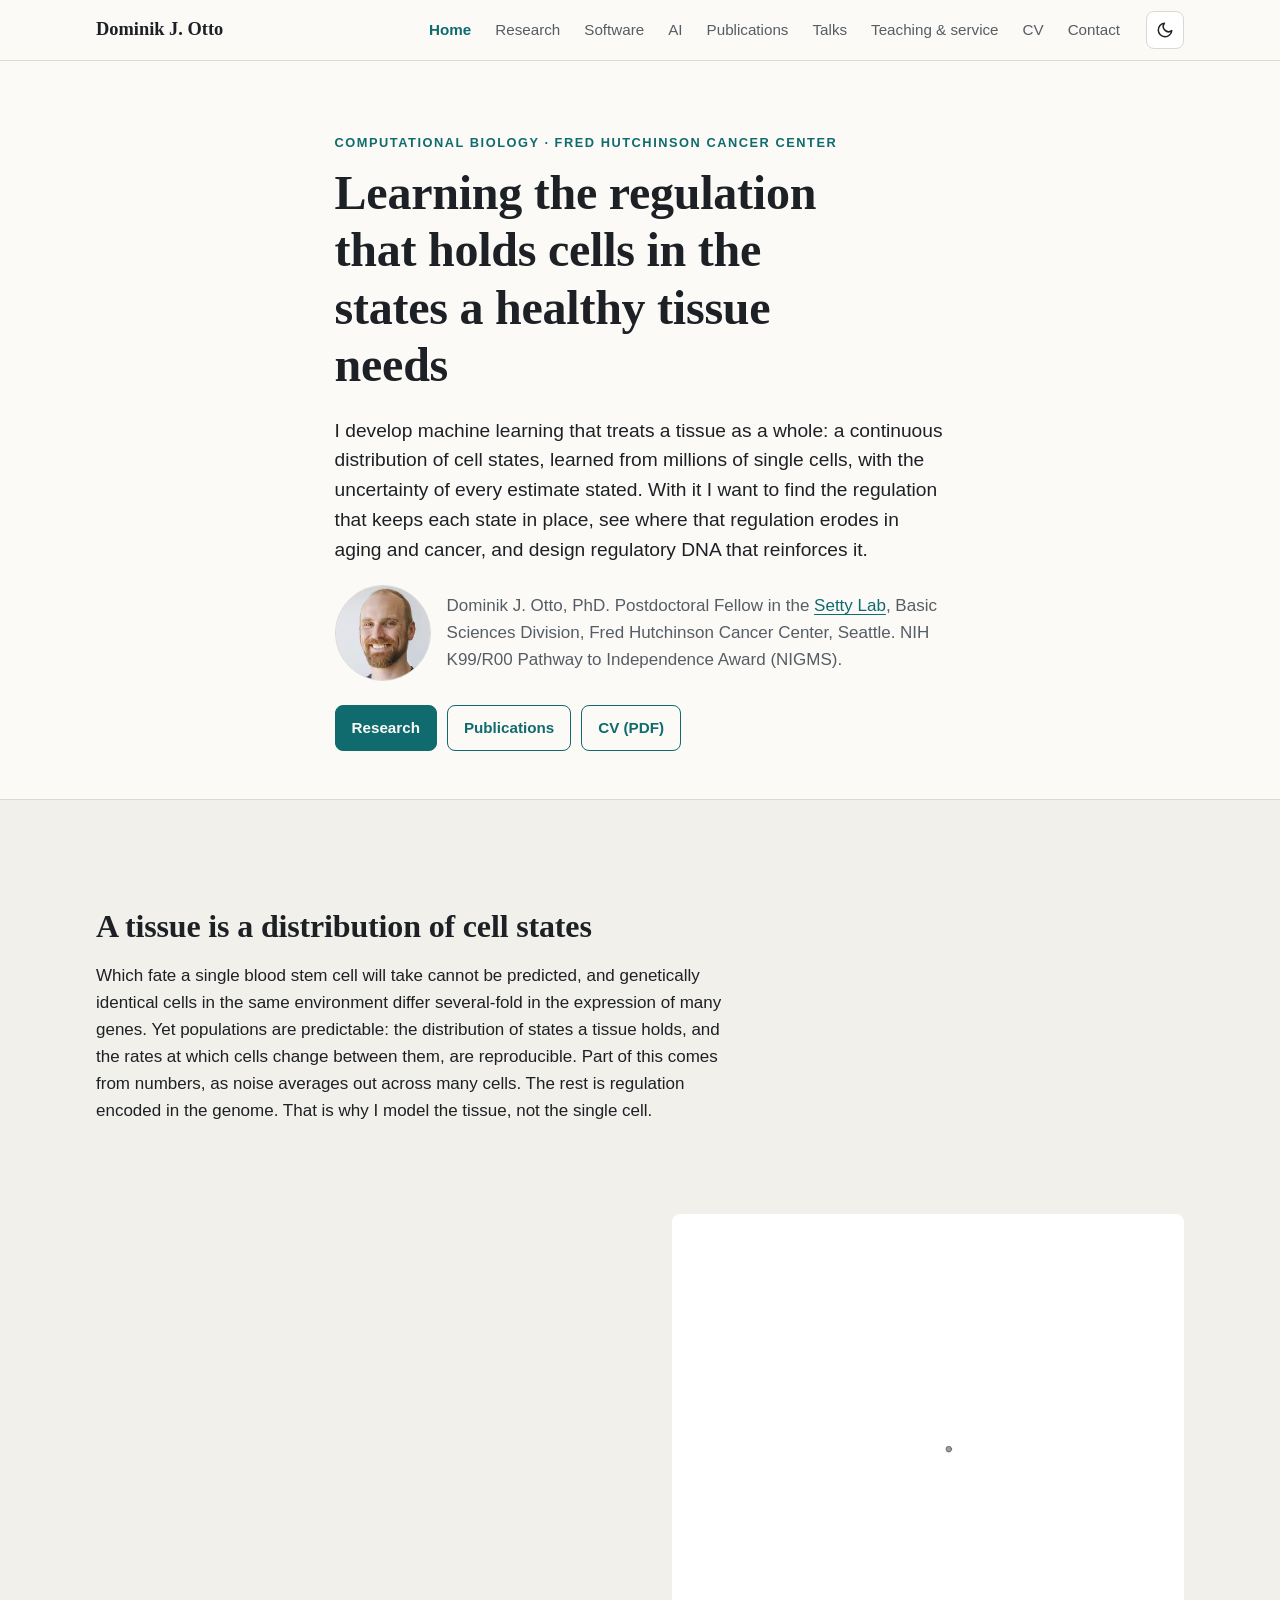
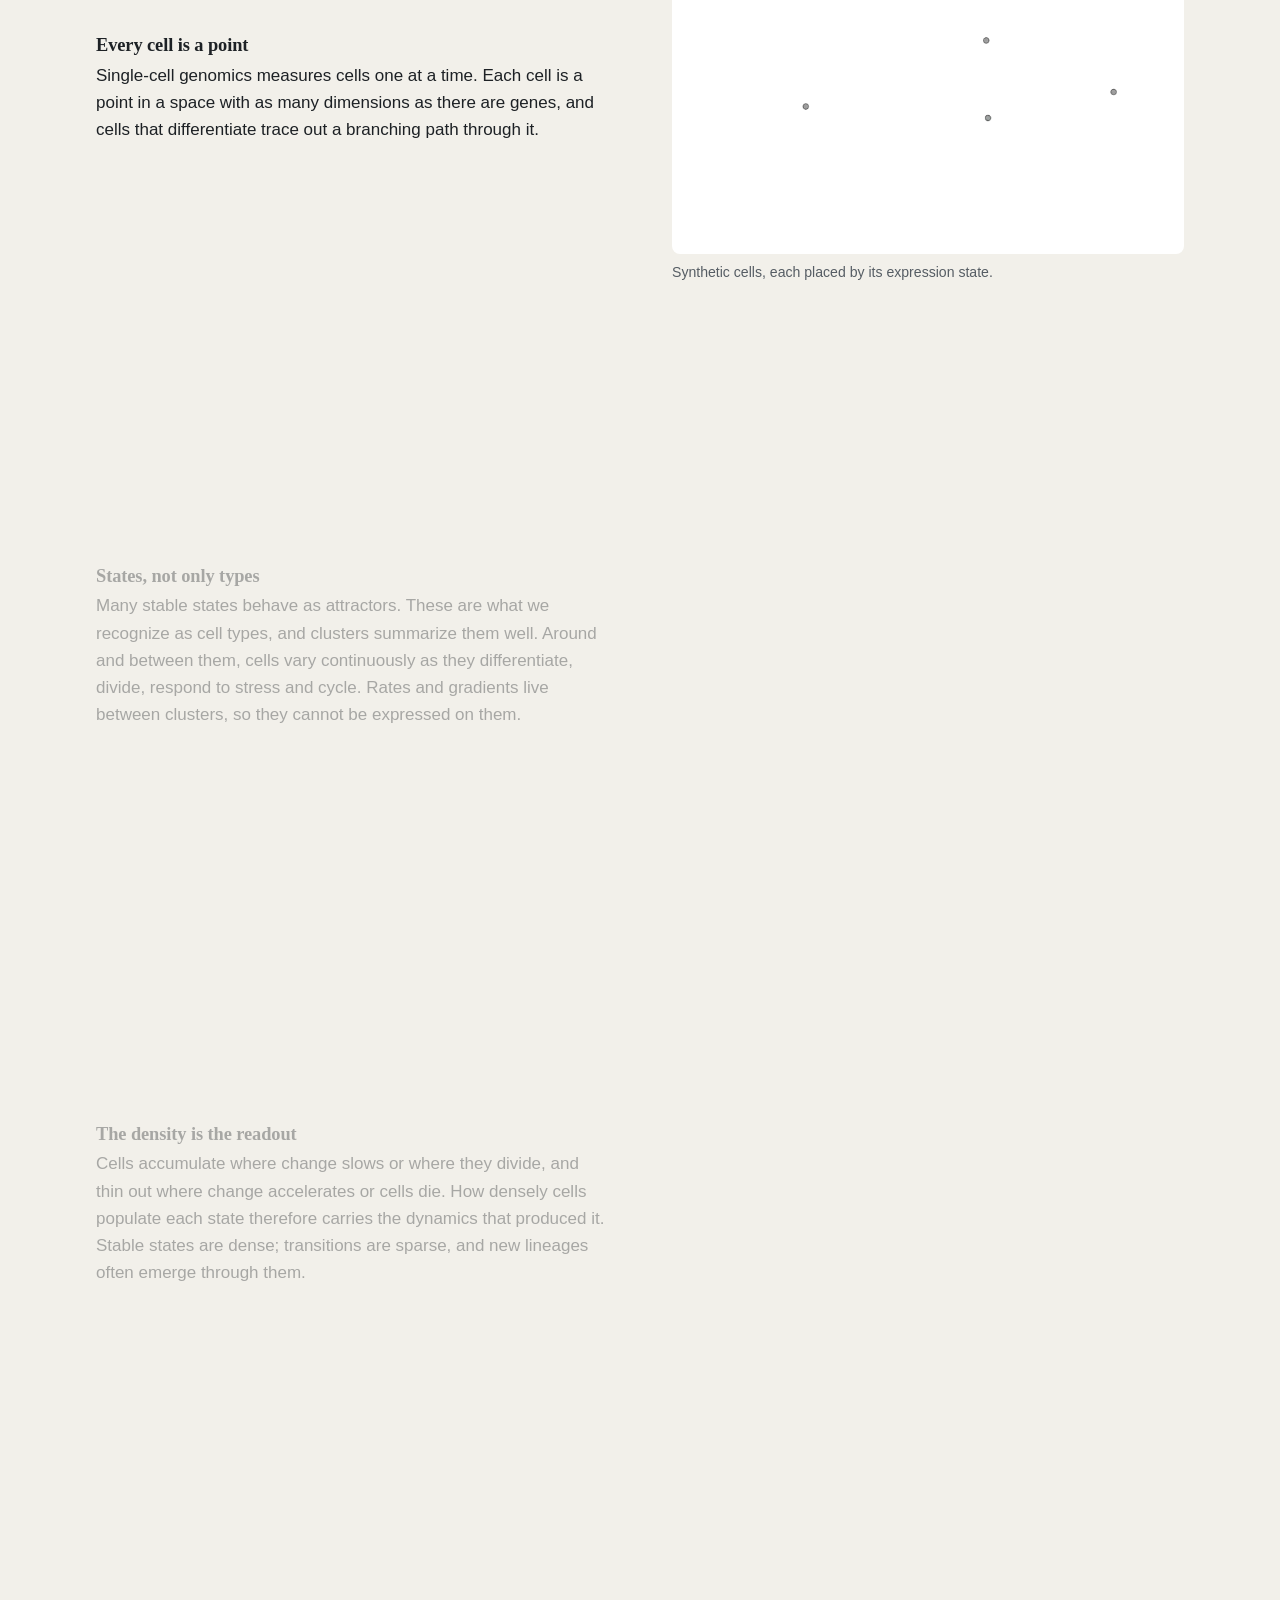
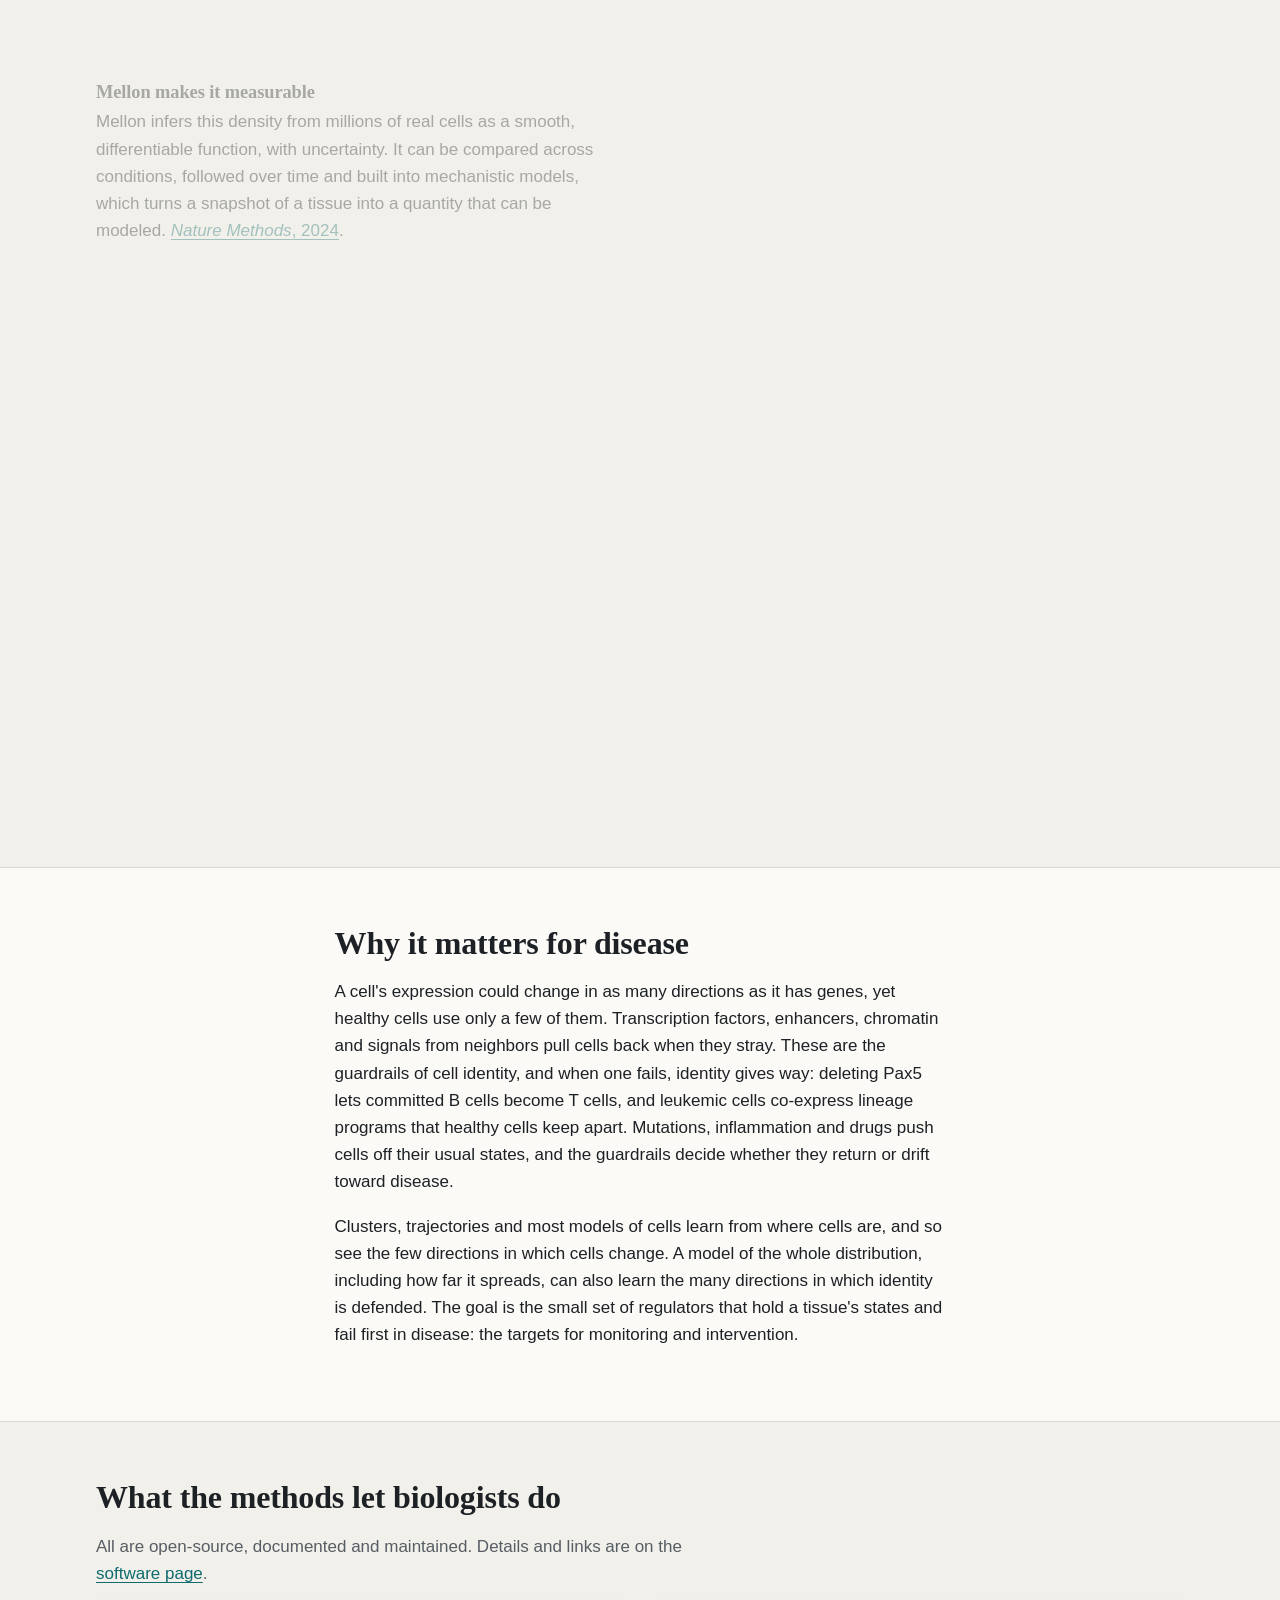
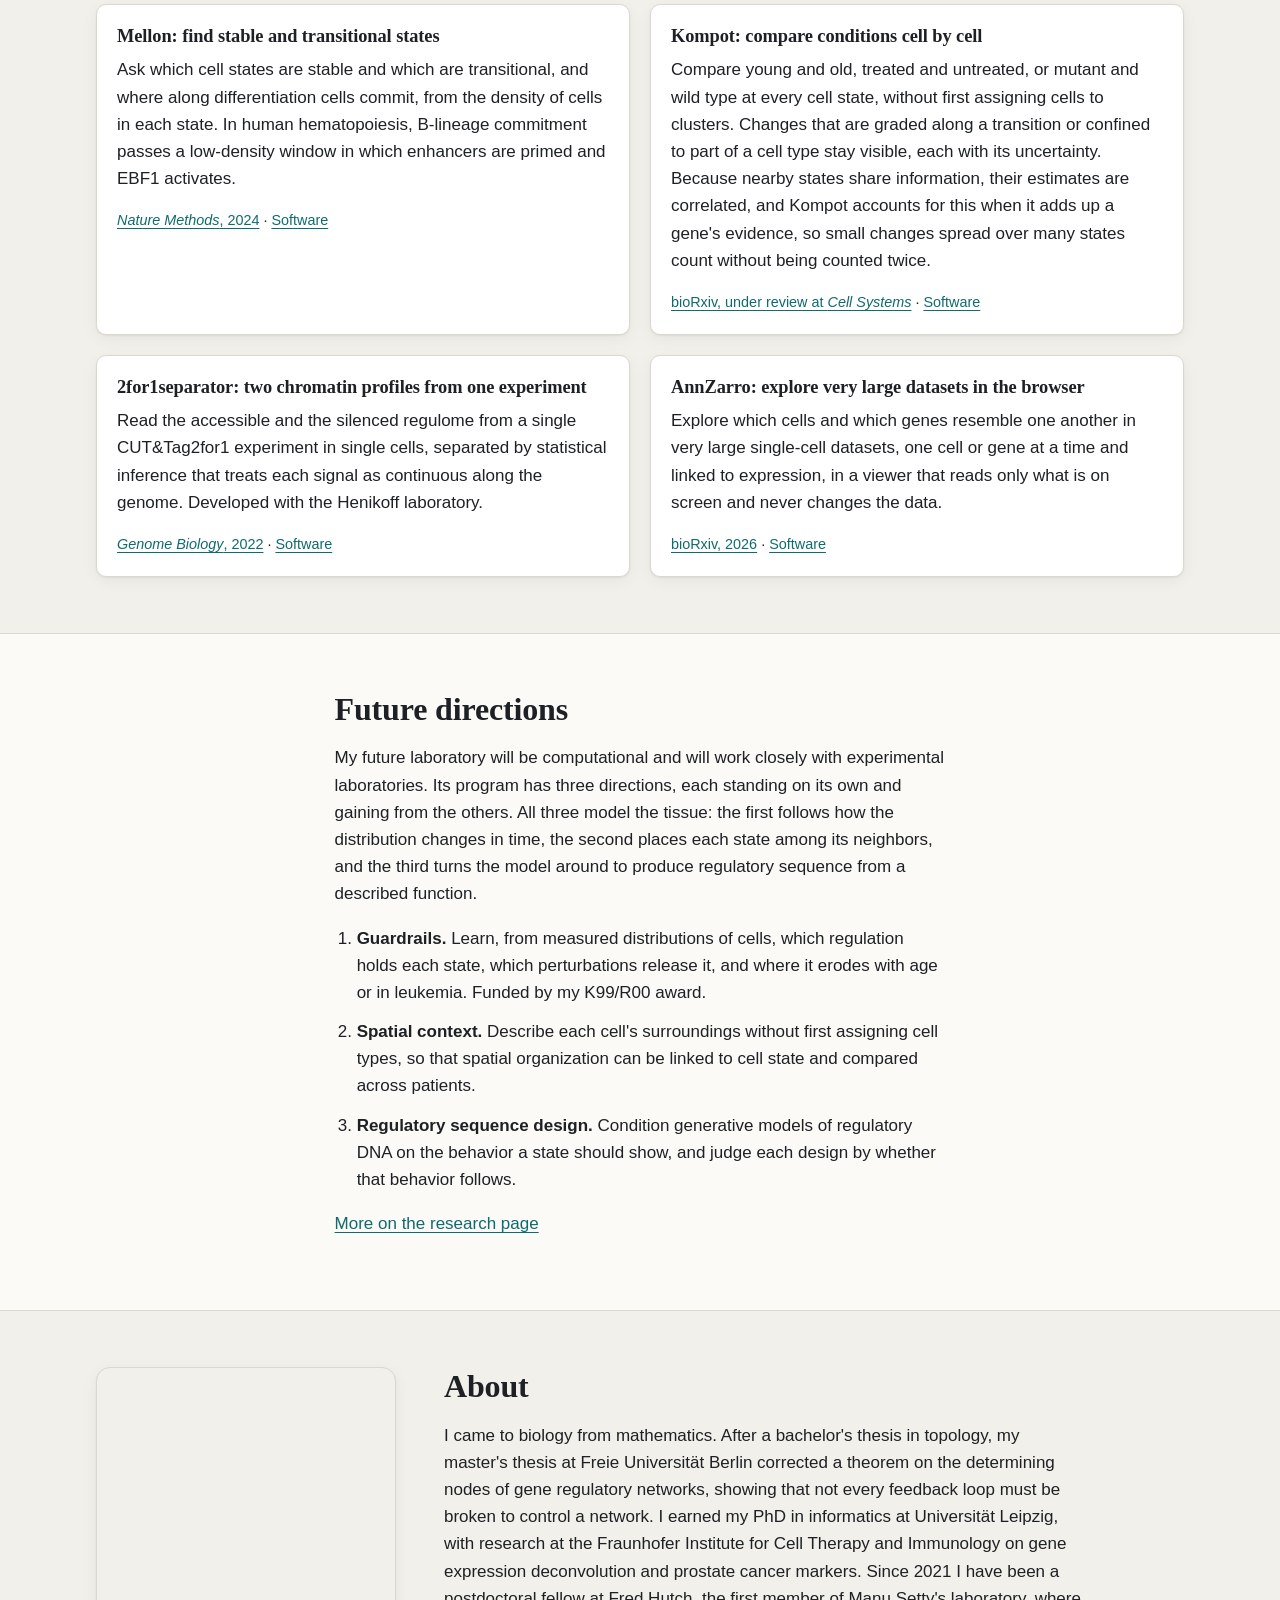
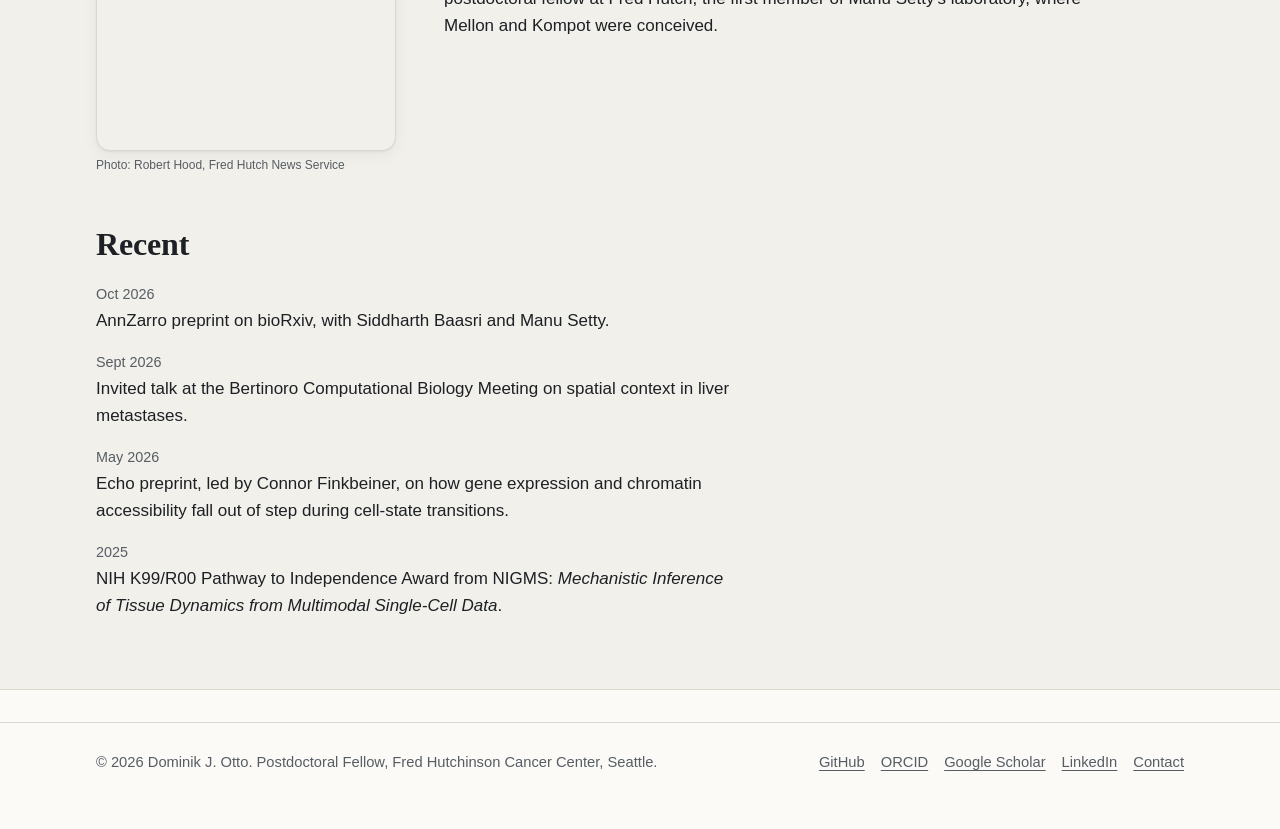
<file: index.html>
<!doctype html>
<html lang="en">
<head>
<meta charset="utf-8">
<meta name="viewport" content="width=device-width, initial-scale=1">
<title>Dominik J. Otto | Computational biology of cell states</title>
<meta name="description" content="Dominik J. Otto develops machine learning that represents a tissue as a continuous distribution of cell states, learned from millions of single cells, to find the regulation that holds cells in their states. Postdoctoral Fellow at Fred Hutch; NIH K99/R00 awardee.">
<meta name="author" content="Dominik J. Otto">
<meta name="color-scheme" content="light dark">
<meta name="theme-color" content="#fbfaf7" media="(prefers-color-scheme: light)">
<meta name="theme-color" content="#111416" media="(prefers-color-scheme: dark)">
<meta name="referrer" content="strict-origin-when-cross-origin">
<meta http-equiv="Content-Security-Policy" content="default-src 'self'; script-src 'self' 'sha256-UGD8TD5S4NwaPHB6+f7hoa4Rsti+CuU7B2qfrtpLj6g='; style-src 'self'; img-src 'self' data:; media-src 'self'; font-src 'self'; connect-src 'none'; frame-src 'none'; object-src 'none'; base-uri 'self'; form-action 'none'">
<link rel="canonical" href="https://katosh.github.io/">
<link rel="icon" href="img/favicon.svg" type="image/svg+xml">
<meta property="og:type" content="profile">
<meta property="og:site_name" content="Dominik J. Otto">
<meta property="og:title" content="Dominik J. Otto: the regulation that holds cells in their states">
<meta property="og:description" content="Probabilistic machine learning for single-cell and spatial genomics: the tissue as a continuous distribution of cell states, with stated uncertainty.">
<meta property="og:url" content="https://katosh.github.io/">
<meta property="og:image" content="https://katosh.github.io/assets/og-card.png">
<meta property="og:image:width" content="1200">
<meta property="og:image:height" content="630">
<meta property="og:image:alt" content="Dominik Otto, Setty Lab, Fred Hutch, next to a cell-state density surface">
<meta property="profile:first_name" content="Dominik">
<meta property="profile:last_name" content="Otto">
<meta name="twitter:card" content="summary_large_image">
<script>document.documentElement.classList.add("js");try{var t=localStorage.getItem("theme");if(t==="light"||t==="dark")document.documentElement.dataset.theme=t}catch(e){}</script>
<link rel="stylesheet" href="css/site.css">
<script src="js/site.js" defer></script>
<script type="application/ld+json">
{
  "@context": "https://schema.org",
  "@type": "Person",
  "@id": "https://katosh.github.io/#person",
  "name": "Dominik J. Otto",
  "givenName": "Dominik",
  "additionalName": "Jenz",
  "familyName": "Otto",
  "honorificSuffix": "PhD",
  "url": "https://katosh.github.io/",
  "image": "https://katosh.github.io/img/profile@2x.webp",
  "jobTitle": "Postdoctoral Fellow",
  "worksFor": {
    "@type": "Organization",
    "name": "Fred Hutchinson Cancer Center",
    "url": "https://www.fredhutch.org/",
    "department": { "@type": "Organization", "name": "Basic Sciences Division" }
  },
  "affiliation": { "@type": "Organization", "name": "Setty Lab, Fred Hutchinson Cancer Center", "url": "https://settylab.org" },
  "alumniOf": [
    { "@type": "CollegeOrUniversity", "name": "Universität Leipzig" },
    { "@type": "CollegeOrUniversity", "name": "Freie Universität Berlin" }
  ],
  "award": "NIH K99/R00 Pathway to Independence Award (NIGMS)",
  "knowsAbout": [
    "Computational biology", "Single-cell genomics", "Spatial transcriptomics",
    "Bayesian inference", "Gaussian processes", "Machine learning",
    "Cell-state dynamics", "Hematopoiesis", "Regulatory genomics"
  ],
  "identifier": {
    "@type": "PropertyValue",
    "propertyID": "ORCID",
    "value": "0000-0002-6116-053X"
  },
  "sameAs": [
    "https://orcid.org/0000-0002-6116-053X",
    "https://scholar.google.com/citations?user=ujPYhPMAAAAJ",
    "https://github.com/katosh",
    "https://www.linkedin.com/in/dominikotto/"
  ],
  "address": { "@type": "PostalAddress", "addressLocality": "Seattle", "addressRegion": "WA", "addressCountry": "US" }
}
</script>
</head>
<body>
<!-- HEADER:START -->
<a class="skip-link" href="#main">Skip to content</a>
<header class="site-header" data-open="false">
  <div class="wrap">
    <a class="brand" href="index.html">Dominik J. Otto</a>
    <nav class="nav" id="site-nav" aria-label="Main">
      <a href="index.html" aria-current="page">Home</a>
      <a href="research.html">Research</a>
      <a href="software.html">Software</a>
      <a href="ai.html">AI</a>
      <a href="publications.html">Publications</a>
      <a href="talks.html">Talks</a>
      <a href="teaching.html">Teaching &amp; service</a>
      <a href="cv.pdf">CV</a>
      <a href="contact.html">Contact</a>
    </nav>
    <button class="icon-btn theme-toggle" type="button" aria-label="Switch theme"><svg class="i-sun" viewBox="0 0 24 24" fill="none" stroke="currentColor" stroke-width="2" stroke-linecap="round" aria-hidden="true"><circle cx="12" cy="12" r="4"/><path d="M12 2v2M12 20v2M4.9 4.9l1.4 1.4M17.7 17.7l1.4 1.4M2 12h2M20 12h2M4.9 19.1l1.4-1.4M17.7 6.3l1.4-1.4"/></svg><svg class="i-moon" viewBox="0 0 24 24" fill="none" stroke="currentColor" stroke-width="2" stroke-linecap="round" stroke-linejoin="round" aria-hidden="true"><path d="M21 12.8A9 9 0 1 1 11.2 3a7 7 0 0 0 9.8 9.8z"/></svg></button>
    <button class="icon-btn nav-toggle" type="button" aria-controls="site-nav" aria-expanded="false" aria-label="Menu"><svg viewBox="0 0 24 24" fill="none" stroke="currentColor" stroke-width="2" stroke-linecap="round" aria-hidden="true"><path d="M4 7h16M4 12h16M4 17h16"/></svg></button>
  </div>
</header>
<!-- HEADER:END -->

<main id="main">

<section class="hero">
  <div class="wrap prose">
    <p class="eyebrow">Computational biology &middot; Fred Hutchinson Cancer Center</p>
    <h1>Learning the regulation that holds cells in the states a healthy tissue needs</h1>
    <p class="lede">I develop machine learning that treats a tissue as a whole: a continuous distribution of cell states, learned from millions of single cells, with the uncertainty of every estimate stated. With it I want to find the regulation that keeps each state in place, see where that regulation erodes in aging and cancer, and design regulatory DNA that reinforces it.</p>
    <div class="hero-id">
      <img class="profile" src="img/profile.webp" srcset="img/profile.webp 1x, img/profile@2x.webp 2x" width="160" height="160" alt="Dominik Otto">
      <p class="who">Dominik J. Otto, PhD. Postdoctoral Fellow in the <a href="https://settylab.org">Setty Lab</a>, Basic Sciences Division, Fred Hutchinson Cancer Center, Seattle. NIH K99/R00 Pathway to Independence Award (NIGMS).</p>
    </div>
    <div class="actions">
      <a class="btn btn-primary" href="research.html">Research</a>
      <a class="btn btn-ghost" href="publications.html">Publications</a>
      <a class="btn btn-ghost" href="cv.pdf">CV (PDF)</a>
    </div>
  </div>
</section>

<section class="section alt" id="view">
  <div class="wrap">
    <div class="prose">
      <h2>A tissue is a distribution of cell states</h2>
      <p>Which fate a single blood stem cell will take cannot be predicted, and genetically identical cells in the same environment differ several-fold in the expression of many genes. Yet populations are predictable: the distribution of states a tissue holds, and the rates at which cells change between them, are reproducible. Part of this comes from numbers, as noise averages out across many cells. The rest is regulation encoded in the genome. That is why I model the tissue, not the single cell.</p>
    </div>

    <!-- Scroll-driven figure 1 of 2: a 90-frame image sequence (assets/seq/manifold/) scrubbed by scroll (js/site.js).
         Each step names the frame at which its stage is fully drawn (data-frame, 1-based). With reduced motion or
         without JavaScript, the poster (the final frame) is shown and the steps read as a list. -->
    <div class="scrolly" data-scrolly data-frames="assets/seq/manifold/{i}.webp" data-frame-count="90" data-frame-pad="4">
      <figure class="scrolly-graphic">
        <div class="figure-panel">
          <img class="scrolly-still" src="assets/seq/manifold-poster.webp" width="800" height="953"
               alt="Synthetic cells along a branching tree of cell states, with their density drawn as a surface that rises where cells accumulate.">
        </div>
        <figcaption class="scrolly-caption">Synthetic cells. The density is estimated from them and drawn over a two-dimensional layout of cell states; it is not a tissue in 3D.</figcaption>
      </figure>
      <ol class="scrolly-steps">
        <li class="step" data-frame="20" data-caption="Synthetic cells, each placed by its expression state.">
          <h3>Every cell is a point</h3>
          <p>Single-cell genomics measures cells one at a time. Each cell is a point in a space with as many dimensions as there are genes, and cells that differentiate trace out a branching path through it.</p>
        </li>
        <li class="step" data-frame="40" data-caption="The same cells colored by cell type.">
          <h3>States, not only types</h3>
          <p>Many stable states behave as attractors. These are what we recognize as cell types, and clusters summarize them well. Around and between them, cells vary continuously as they differentiate, divide, respond to stress and cycle. Rates and gradients live between clusters, so they cannot be expressed on them.</p>
        </li>
        <li class="step" data-frame="55" data-caption="The same cells colored by the density of cells in their state.">
          <h3>The density is the readout</h3>
          <p>Cells accumulate where change slows or where they divide, and thin out where change accelerates or cells die. How densely cells populate each state therefore carries the dynamics that produced it. Stable states are dense; transitions are sparse, and new lineages often emerge through them.</p>
        </li>
        <li class="step" data-frame="75" data-caption="The density drawn as a surface over a two-dimensional layout of cell states (synthetic cells; not a tissue in 3D).">
          <h3>Mellon makes it measurable</h3>
          <p>Mellon infers this density from millions of real cells as a smooth, differentiable function, with uncertainty. It can be compared across conditions, followed over time and built into mechanistic models, which turns a snapshot of a tissue into a quantity that can be modeled. <a href="https://doi.org/10.1038/s41592-024-02302-w"><em>Nature Methods</em>, 2024</a>.</p>
        </li>
      </ol>
    </div>
  </div>
</section>

<section class="section" id="disease">
  <div class="wrap prose">
    <h2>Why it matters for disease</h2>
    <p>A cell's expression could change in as many directions as it has genes, yet healthy cells use only a few of them. Transcription factors, enhancers, chromatin and signals from neighbors pull cells back when they stray. These are the guardrails of cell identity, and when one fails, identity gives way: deleting Pax5 lets committed B cells become T cells, and leukemic cells co-express lineage programs that healthy cells keep apart. Mutations, inflammation and drugs push cells off their usual states, and the guardrails decide whether they return or drift toward disease.</p>
    <p>Clusters, trajectories and most models of cells learn from where cells are, and so see the few directions in which cells change. A model of the whole distribution, including how far it spreads, can also learn the many directions in which identity is defended. The goal is the small set of regulators that hold a tissue's states and fail first in disease: the targets for monitoring and intervention.</p>
  </div>
</section>

<section class="section alt" id="methods">
  <div class="wrap">
    <h2>What the methods let biologists do</h2>
    <p class="prose muted">All are open-source, documented and maintained. Details and links are on the <a href="software.html">software page</a>.</p>
    <div class="grid grid-2">
      <article class="card">
        <h3>Mellon: find stable and transitional states</h3>
        <p>Ask which cell states are stable and which are transitional, and where along differentiation cells commit, from the density of cells in each state. In human hematopoiesis, B-lineage commitment passes a low-density window in which enhancers are primed and EBF1 activates.</p>
        <p class="small"><a href="https://doi.org/10.1038/s41592-024-02302-w"><em>Nature Methods</em>, 2024</a> &middot; <a href="software.html#mellon">Software</a></p>
      </article>
      <article class="card">
        <h3>Kompot: compare conditions cell by cell</h3>
        <p>Compare young and old, treated and untreated, or mutant and wild type at every cell state, without first assigning cells to clusters. Changes that are graded along a transition or confined to part of a cell type stay visible, each with its uncertainty. Because nearby states share information, their estimates are correlated, and Kompot accounts for this when it adds up a gene's evidence, so small changes spread over many states count without being counted twice.</p>
        <p class="small"><a href="https://doi.org/10.1101/2025.06.03.657769">bioRxiv, under review at <em>Cell Systems</em></a> &middot; <a href="software.html#kompot">Software</a></p>
      </article>
      <article class="card">
        <h3>2for1separator: two chromatin profiles from one experiment</h3>
        <p>Read the accessible and the silenced regulome from a single CUT&amp;Tag2for1 experiment in single cells, separated by statistical inference that treats each signal as continuous along the genome. Developed with the Henikoff laboratory.</p>
        <p class="small"><a href="https://doi.org/10.1186/s13059-022-02642-w"><em>Genome Biology</em>, 2022</a> &middot; <a href="software.html#twoforone">Software</a></p>
      </article>
      <article class="card">
        <h3>AnnZarro: explore very large datasets in the browser</h3>
        <p>Explore which cells and which genes resemble one another in very large single-cell datasets, one cell or gene at a time and linked to expression, in a viewer that reads only what is on screen and never changes the data.</p>
        <p class="small"><a href="https://doi.org/10.64898/2026.10.10.758158">bioRxiv, 2026</a> &middot; <a href="software.html#annzarro">Software</a></p>
      </article>
    </div>
  </div>
</section>

<section class="section" id="future">
  <div class="wrap prose">
    <h2>Future directions</h2>
    <p>My future laboratory will be computational and will work closely with experimental laboratories. Its program has three directions, each standing on its own and gaining from the others. All three model the tissue: the first follows how the distribution changes in time, the second places each state among its neighbors, and the third turns the model around to produce regulatory sequence from a described function.</p>
    <ol class="directions-list">
      <li><strong>Guardrails.</strong> Learn, from measured distributions of cells, which regulation holds each state, which perturbations release it, and where it erodes with age or in leukemia. Funded by my K99/R00 award.</li>
      <li><strong>Spatial context.</strong> Describe each cell's surroundings without first assigning cell types, so that spatial organization can be linked to cell state and compared across patients.</li>
      <li><strong>Regulatory sequence design.</strong> Condition generative models of regulatory DNA on the behavior a state should show, and judge each design by whether that behavior follows.</li>
    </ol>
    <p><a href="research.html#directions">More on the research page</a></p>
  </div>
</section>

<section class="section alt" id="about">
  <div class="wrap">
    <div class="about">
      <figure class="portrait-fig">
        <img class="portrait" src="img/portrait.webp" srcset="img/portrait.webp 1x, img/portrait@2x.webp 2x" width="640" height="818" loading="lazy" alt="Dominik Otto">
        <figcaption class="photo-credit">Photo: Robert Hood, Fred Hutch News Service</figcaption>
      </figure>
      <div class="prose">
        <h2>About</h2>
        <p>I came to biology from mathematics. After a bachelor's thesis in topology, my master's thesis at Freie Universität Berlin corrected a theorem on the determining nodes of gene regulatory networks, showing that not every feedback loop must be broken to control a network. I earned my PhD in informatics at Universität Leipzig, with research at the Fraunhofer Institute for Cell Therapy and Immunology on gene expression deconvolution and prostate cancer markers. Since 2021 I have been a postdoctoral fellow at Fred Hutch, the first member of Manu Setty's laboratory, where Mellon and Kompot were conceived.</p>
      </div>
    </div>
    <div class="recent">
      <h2>Recent</h2>
      <ul class="plain-list">
        <li><span class="muted small">Oct 2026</span><br>AnnZarro preprint on bioRxiv, with Siddharth Baasri and Manu Setty.</li>
        <li><span class="muted small">Sept 2026</span><br>Invited talk at the Bertinoro Computational Biology Meeting on spatial context in liver metastases.</li>
        <li><span class="muted small">May 2026</span><br>Echo preprint, led by Connor Finkbeiner, on how gene expression and chromatin accessibility fall out of step during cell-state transitions.</li>
        <li><span class="muted small">2025</span><br>NIH K99/R00 Pathway to Independence Award from NIGMS: <em>Mechanistic Inference of Tissue Dynamics from Multimodal Single-Cell Data</em>.</li>
      </ul>
    </div>
  </div>
</section>

</main>

<!-- FOOTER:START -->
<footer class="site-footer">
  <div class="wrap">
    <p>&copy; <span id="year">2026</span> Dominik J. Otto. Postdoctoral Fellow, Fred Hutchinson Cancer Center, Seattle.</p>
    <nav aria-label="Profiles">
      <a href="https://github.com/katosh">GitHub</a>
      <a href="https://orcid.org/0000-0002-6116-053X">ORCID</a>
      <a href="https://scholar.google.com/citations?user=ujPYhPMAAAAJ">Google Scholar</a>
      <a href="https://www.linkedin.com/in/dominikotto/">LinkedIn</a>
      <a href="contact.html">Contact</a>
    </nav>
  </div>
</footer>
<!-- FOOTER:END -->
</body>
</html>
</file>
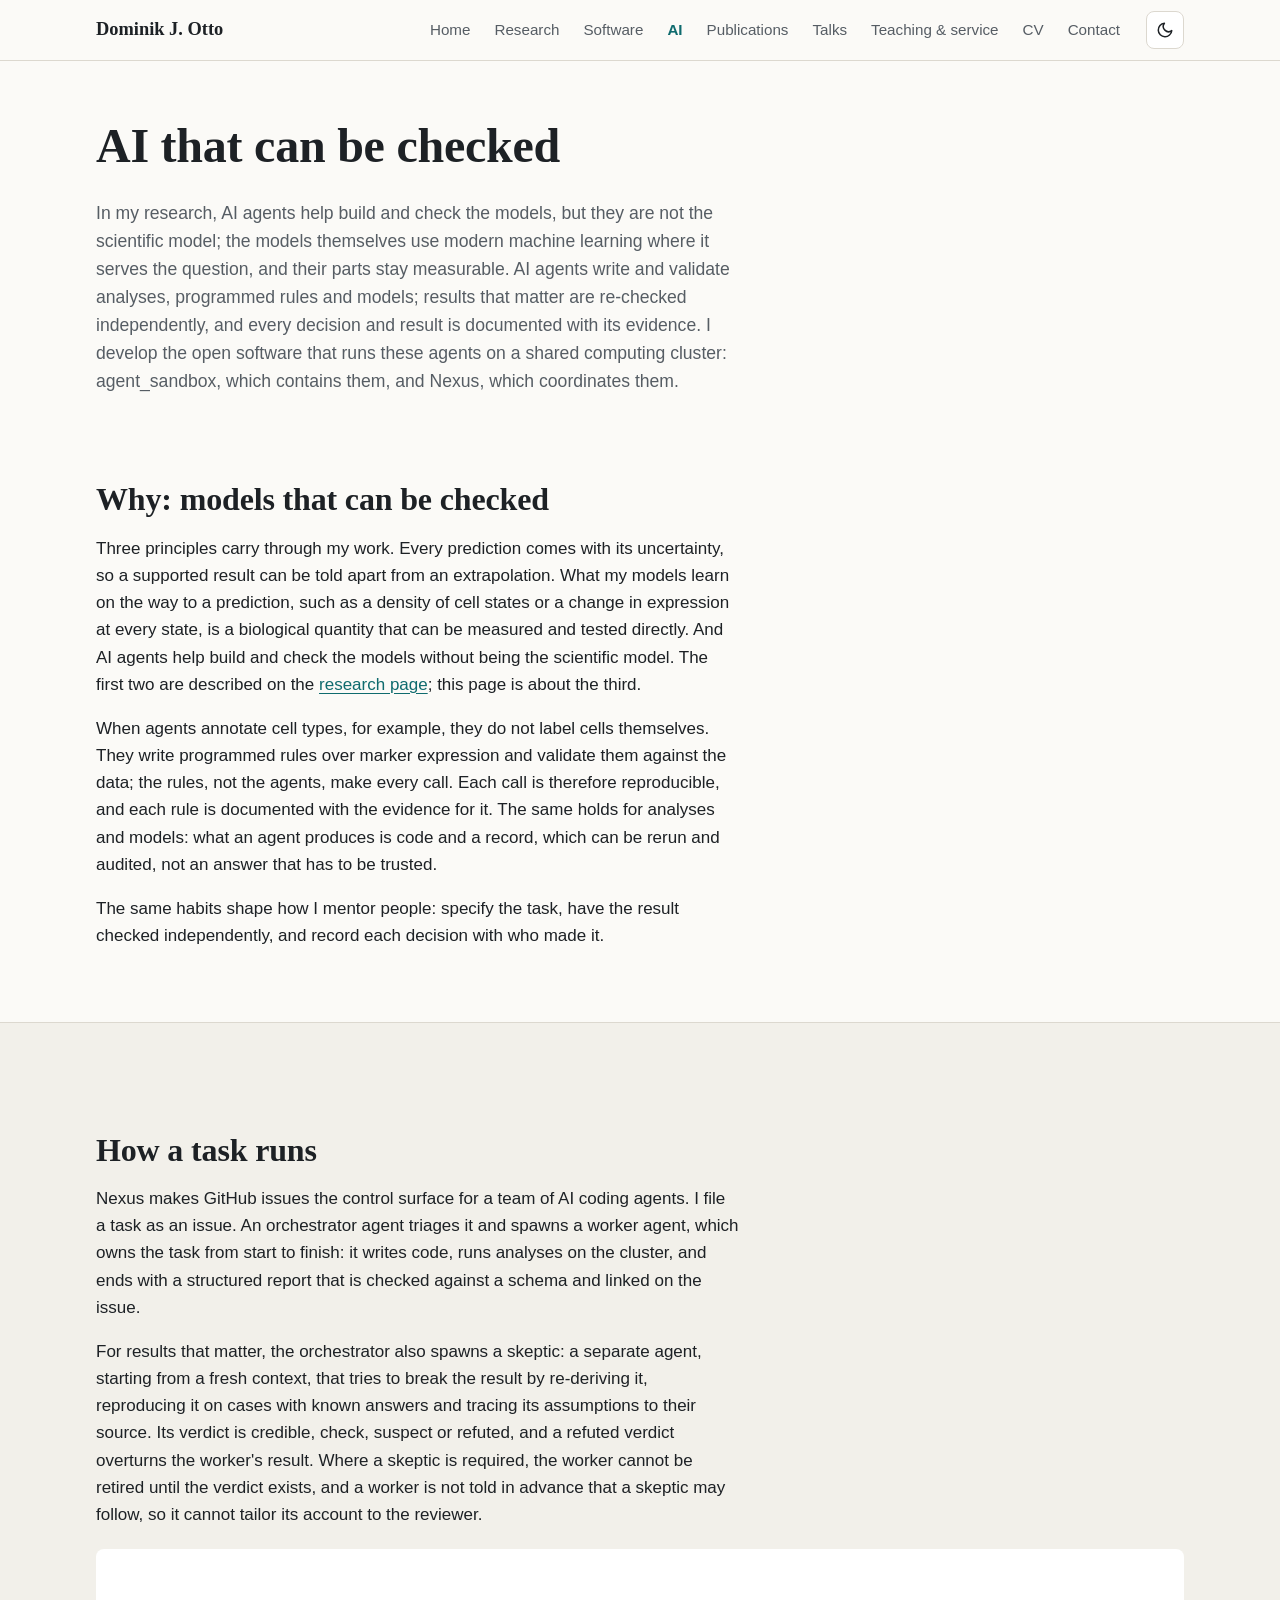
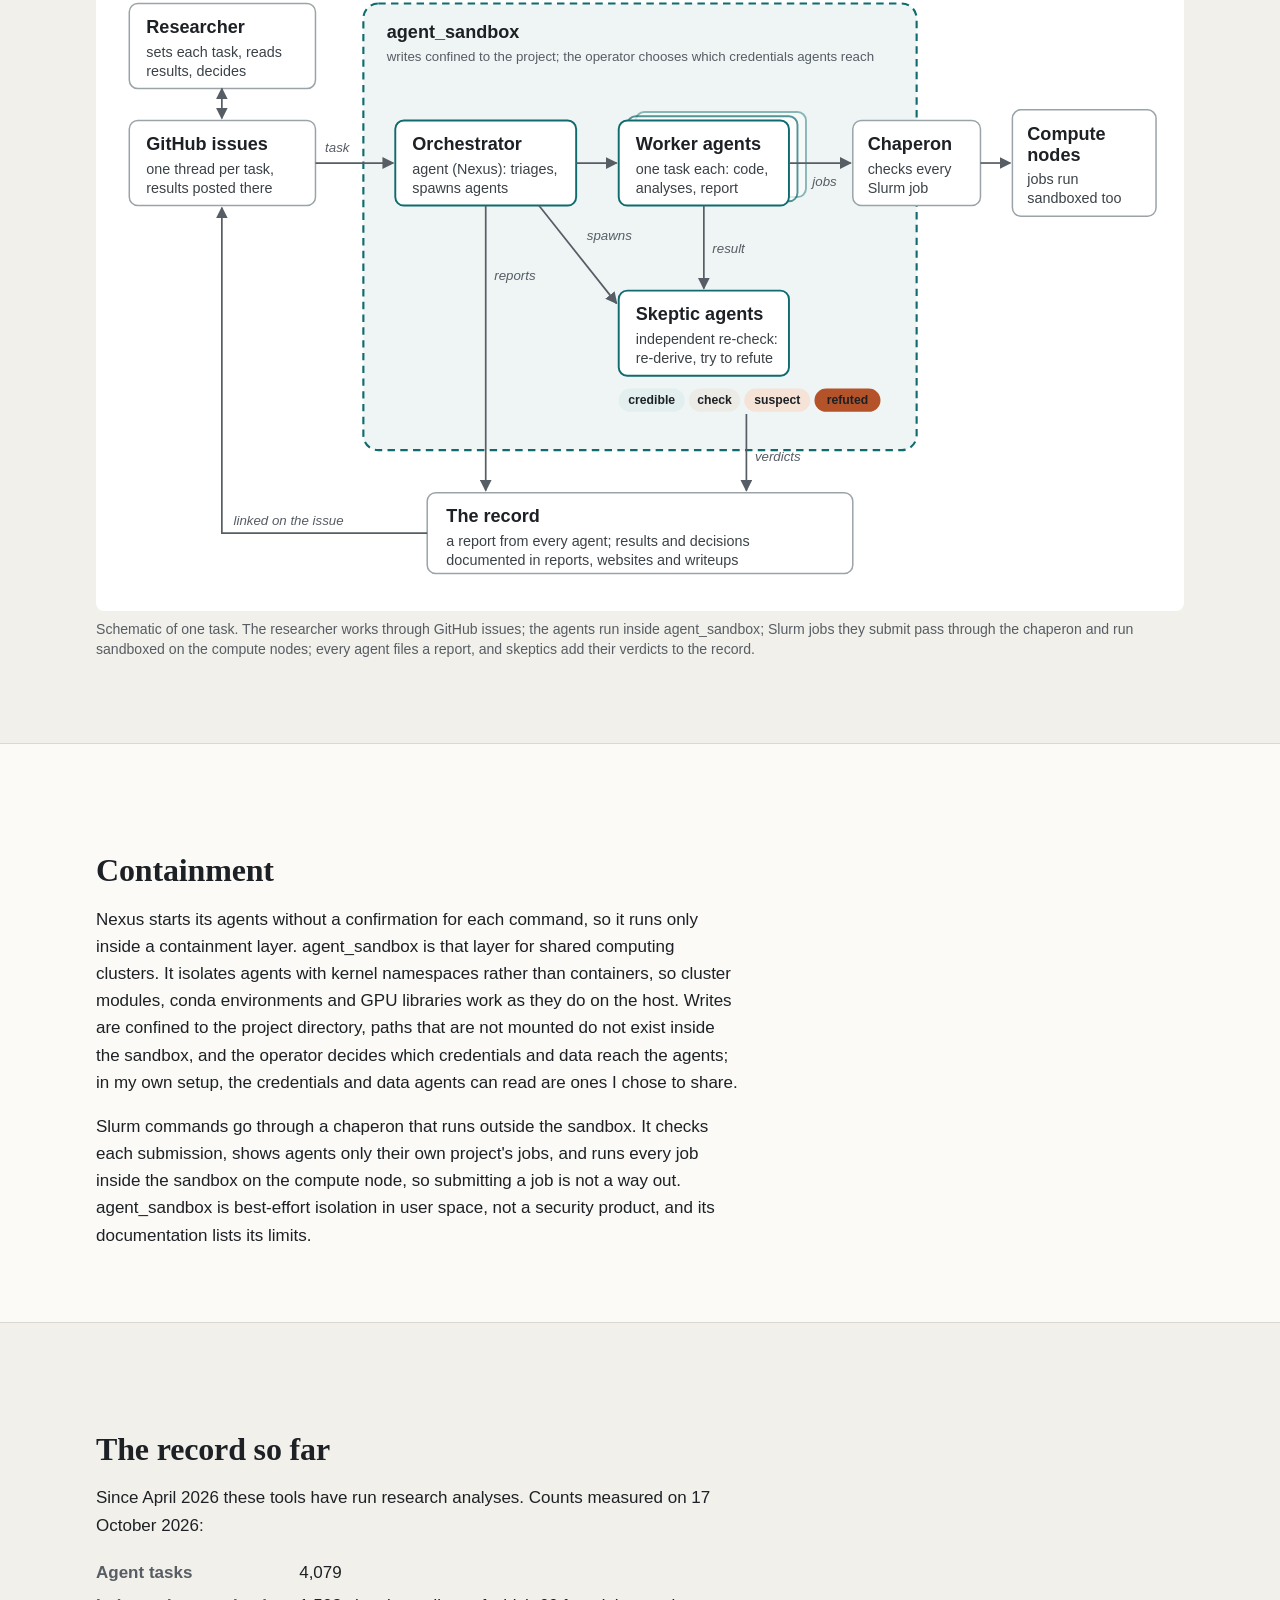
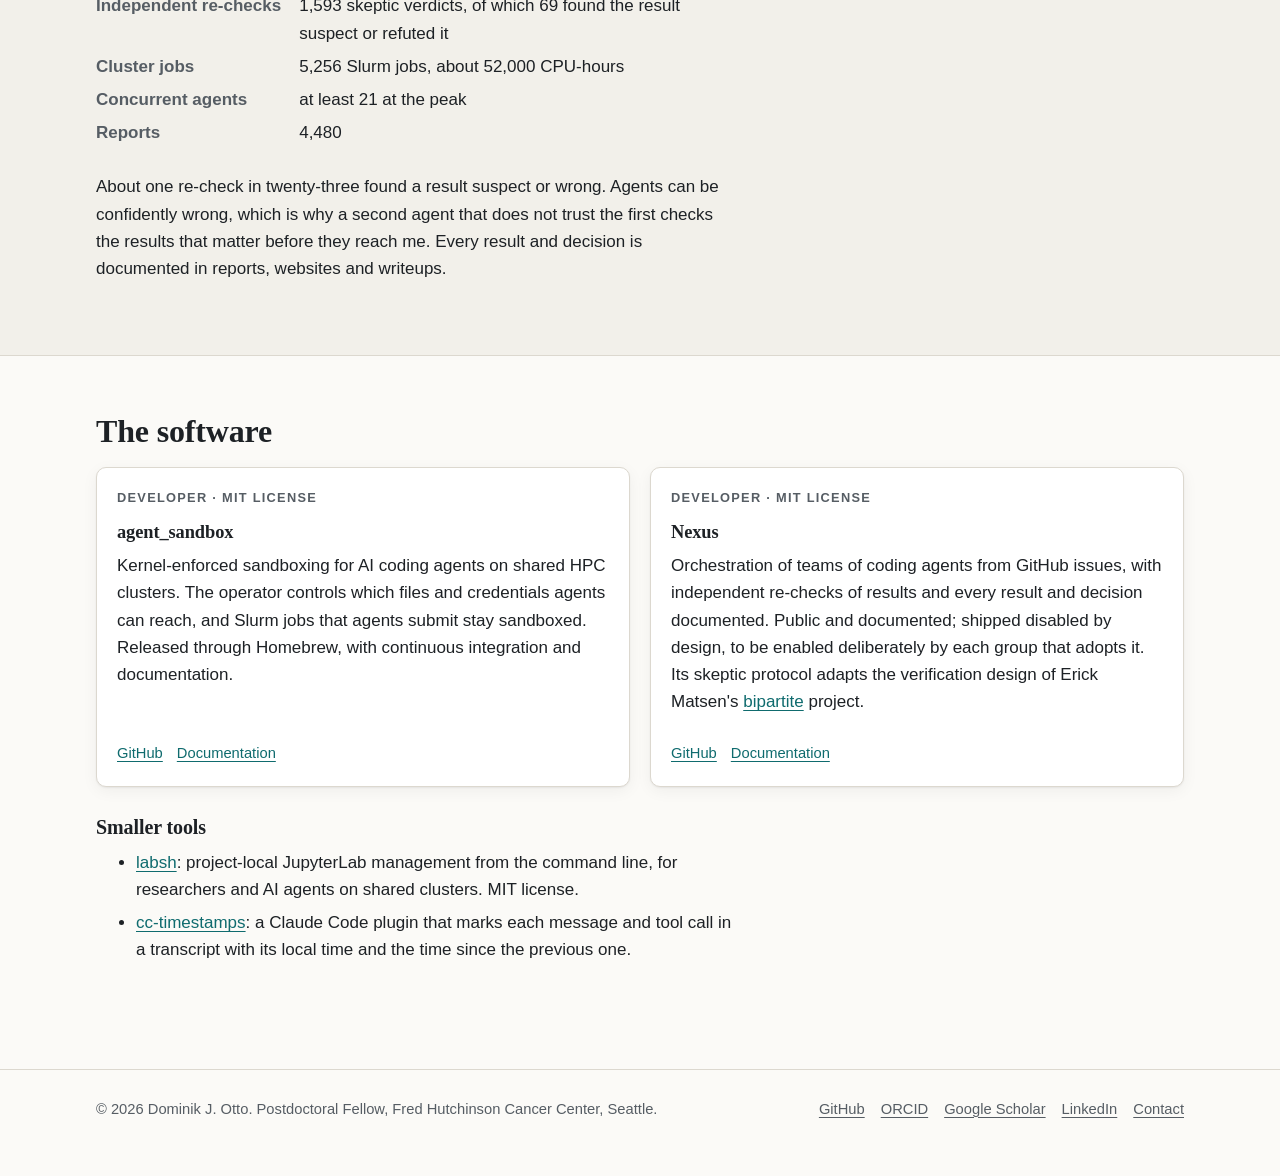
<file: ai.html>
<!doctype html>
<html lang="en">
<head>
<meta charset="utf-8">
<meta name="viewport" content="width=device-width, initial-scale=1">
<title>AI that can be checked | Dominik J. Otto</title>
<meta name="description" content="How Dominik J. Otto runs AI agents in research: sandboxed teams of agents on a shared computing cluster, independent re-checks of the results that matter, and every result and decision documented.">
<meta name="author" content="Dominik J. Otto">
<meta name="color-scheme" content="light dark">
<meta name="theme-color" content="#fbfaf7" media="(prefers-color-scheme: light)">
<meta name="theme-color" content="#111416" media="(prefers-color-scheme: dark)">
<meta name="referrer" content="strict-origin-when-cross-origin">
<meta http-equiv="Content-Security-Policy" content="default-src 'self'; script-src 'self' 'sha256-UGD8TD5S4NwaPHB6+f7hoa4Rsti+CuU7B2qfrtpLj6g='; style-src 'self'; img-src 'self' data:; media-src 'self'; font-src 'self'; connect-src 'none'; frame-src 'none'; object-src 'none'; base-uri 'self'; form-action 'none'">
<link rel="canonical" href="https://katosh.github.io/ai.html">
<link rel="icon" href="img/favicon.svg" type="image/svg+xml">
<meta property="og:type" content="website">
<meta property="og:site_name" content="Dominik J. Otto">
<meta property="og:title" content="AI that can be checked, by Dominik J. Otto">
<meta property="og:description" content="How Dominik J. Otto runs AI agents in research: sandboxed teams of agents on a shared computing cluster, independent re-checks of the results that matter, and every result and decision documented.">
<meta property="og:url" content="https://katosh.github.io/ai.html">
<meta property="og:image" content="https://katosh.github.io/assets/og-card.png">
<meta property="og:image:width" content="1200">
<meta property="og:image:height" content="630">
<meta name="twitter:card" content="summary_large_image">
<script>document.documentElement.classList.add("js");try{var t=localStorage.getItem("theme");if(t==="light"||t==="dark")document.documentElement.dataset.theme=t}catch(e){}</script>
<link rel="stylesheet" href="css/site.css">
<script src="js/site.js" defer></script>
<script type="application/ld+json">
{
  "@context": "https://schema.org",
  "@type": "WebPage",
  "name": "AI that can be checked, by Dominik J. Otto",
  "url": "https://katosh.github.io/ai.html",
  "about": { "@id": "https://katosh.github.io/#person" }
}
</script>
</head>
<body>
<!-- HEADER:START -->
<a class="skip-link" href="#main">Skip to content</a>
<header class="site-header" data-open="false">
  <div class="wrap">
    <a class="brand" href="index.html">Dominik J. Otto</a>
    <nav class="nav" id="site-nav" aria-label="Main">
      <a href="index.html">Home</a>
      <a href="research.html">Research</a>
      <a href="software.html">Software</a>
      <a href="ai.html" aria-current="page">AI</a>
      <a href="publications.html">Publications</a>
      <a href="talks.html">Talks</a>
      <a href="teaching.html">Teaching &amp; service</a>
      <a href="cv.pdf">CV</a>
      <a href="contact.html">Contact</a>
    </nav>
    <button class="icon-btn theme-toggle" type="button" aria-label="Switch theme"><svg class="i-sun" viewBox="0 0 24 24" fill="none" stroke="currentColor" stroke-width="2" stroke-linecap="round" aria-hidden="true"><circle cx="12" cy="12" r="4"/><path d="M12 2v2M12 20v2M4.9 4.9l1.4 1.4M17.7 17.7l1.4 1.4M2 12h2M20 12h2M4.9 19.1l1.4-1.4M17.7 6.3l1.4-1.4"/></svg><svg class="i-moon" viewBox="0 0 24 24" fill="none" stroke="currentColor" stroke-width="2" stroke-linecap="round" stroke-linejoin="round" aria-hidden="true"><path d="M21 12.8A9 9 0 1 1 11.2 3a7 7 0 0 0 9.8 9.8z"/></svg></button>
    <button class="icon-btn nav-toggle" type="button" aria-controls="site-nav" aria-expanded="false" aria-label="Menu"><svg viewBox="0 0 24 24" fill="none" stroke="currentColor" stroke-width="2" stroke-linecap="round" aria-hidden="true"><path d="M4 7h16M4 12h16M4 17h16"/></svg></button>
  </div>
</header>
<!-- HEADER:END -->

<main id="main">
<section class="page-head">
  <div class="wrap">
    <h1>AI that can be checked</h1>
    <p>In my research, AI agents help build and check the models, but they are not the scientific model; the models themselves use modern machine learning where it serves the question, and their parts stay measurable. AI agents write and validate analyses, programmed rules and models; results that matter are re-checked independently, and every decision and result is documented with its evidence. I develop the open software that runs these agents on a shared computing cluster: agent_sandbox, which contains them, and Nexus, which coordinates them.</p>
  </div>
</section>

<section class="section tight" id="why">
  <div class="wrap"><div class="prose">
    <h2>Why: models that can be checked</h2>
    <p>Three principles carry through my work. Every prediction comes with its uncertainty, so a supported result can be told apart from an extrapolation. What my models learn on the way to a prediction, such as a density of cell states or a change in expression at every state, is a biological quantity that can be measured and tested directly. And AI agents help build and check the models without being the scientific model. The first two are described on the <a href="research.html#principles">research page</a>; this page is about the third.</p>
    <p>When agents annotate cell types, for example, they do not label cells themselves. They write programmed rules over marker expression and validate them against the data; the rules, not the agents, make every call. Each call is therefore reproducible, and each rule is documented with the evidence for it. The same holds for analyses and models: what an agent produces is code and a record, which can be rerun and audited, not an answer that has to be trusted.</p>
    <p>The same habits shape how I mentor people: specify the task, have the result checked independently, and record each decision with who made it.</p>
  </div></div>
</section>

<section class="section alt" id="how">
  <div class="wrap">
    <div class="prose">
      <h2>How a task runs</h2>
      <p>Nexus makes GitHub issues the control surface for a team of AI coding agents. I file a task as an issue. An orchestrator agent triages it and spawns a worker agent, which owns the task from start to finish: it writes code, runs analyses on the cluster, and ends with a structured report that is checked against a schema and linked on the issue.</p>
      <p>For results that matter, the orchestrator also spawns a skeptic: a separate agent, starting from a fresh context, that tries to break the result by re-deriving it, reproducing it on cases with known answers and tracing its assumptions to their source. Its verdict is credible, check, suspect or refuted, and a refuted verdict overturns the worker's result. Where a skeptic is required, the worker cannot be retired until the verdict exists, and a worker is not told in advance that a skeptic may follow, so it cannot tailor its account to the reviewer.</p>
    </div>
    <figure class="wide-figure">
      <div class="figure-panel">
        <picture>
          <source media="(max-width: 640px)" srcset="assets/img/ai-architecture-narrow.svg">
          <img src="assets/img/ai-architecture.svg" width="1000" height="600" loading="lazy"
               alt="Schematic. The researcher sets tasks through GitHub issues. Inside agent_sandbox, an orchestrator agent spawns worker agents and skeptic agents; a worker's result goes to a skeptic, whose verdict is credible, check, suspect or refuted. Slurm jobs from the workers pass through a chaperon and run sandboxed on the compute nodes. Reports and verdicts form the record, which is linked on the issue.">
        </picture>
      </div>
      <figcaption>Schematic of one task. The researcher works through GitHub issues; the agents run inside agent_sandbox; Slurm jobs they submit pass through the chaperon and run sandboxed on the compute nodes; every agent files a report, and skeptics add their verdicts to the record.</figcaption>
    </figure>
  </div>
</section>

<section class="section" id="containment">
  <div class="wrap"><div class="prose">
    <h2>Containment</h2>
    <p>Nexus starts its agents without a confirmation for each command, so it runs only inside a containment layer. agent_sandbox is that layer for shared computing clusters. It isolates agents with kernel namespaces rather than containers, so cluster modules, conda environments and GPU libraries work as they do on the host. Writes are confined to the project directory, paths that are not mounted do not exist inside the sandbox, and the operator decides which credentials and data reach the agents; in my own setup, the credentials and data agents can read are ones I chose to share.</p>
    <p>Slurm commands go through a chaperon that runs outside the sandbox. It checks each submission, shows agents only their own project's jobs, and runs every job inside the sandbox on the compute node, so submitting a job is not a way out. agent_sandbox is best-effort isolation in user space, not a security product, and its documentation lists its limits.</p>
  </div></div>
</section>

<section class="section alt" id="record">
  <div class="wrap"><div class="prose">
    <h2>The record so far</h2>
    <p>Since April 2026 these tools have run research analyses. Counts measured on 17 October 2026:</p>
    <div class="wide-figure"><dl class="facts">
      <dt>Agent tasks</dt><dd>4,079</dd>
      <dt>Independent re-checks</dt><dd>1,593 skeptic verdicts, of which 69 found the result suspect or refuted it</dd>
      <dt>Cluster jobs</dt><dd>5,256 Slurm jobs, about 52,000 CPU-hours</dd>
      <dt>Concurrent agents</dt><dd>at least 21 at the peak</dd>
      <dt>Reports</dt><dd>4,480</dd>
    </dl></div>
    <p>About one re-check in twenty-three found a result suspect or wrong. Agents can be confidently wrong, which is why a second agent that does not trust the first checks the results that matter before they reach me. Every result and decision is documented in reports, websites and writeups.</p>
  </div></div>
</section>

<section class="section" id="software">
  <div class="wrap">
    <h2>The software</h2>
    <div class="grid grid-2">
      <article class="card">
        <p class="kicker">Developer &middot; MIT license</p>
        <h3>agent_sandbox</h3>
        <p>Kernel-enforced sandboxing for AI coding agents on shared HPC clusters. The operator controls which files and credentials agents can reach, and Slurm jobs that agents submit stay sandboxed. Released through Homebrew, with continuous integration and documentation.</p>
        <div class="sw-links">
          <a href="https://github.com/katosh/agent_sandbox">GitHub</a>
          <a href="https://katosh.github.io/agent_sandbox/">Documentation</a>
        </div>
      </article>
      <article class="card">
        <p class="kicker">Developer &middot; MIT license</p>
        <h3>Nexus</h3>
        <p>Orchestration of teams of coding agents from GitHub issues, with independent re-checks of results and every result and decision documented. Public and documented; shipped disabled by design, to be enabled deliberately by each group that adopts it. Its skeptic protocol adapts the verification design of Erick Matsen's <a href="https://github.com/matsen/bipartite">bipartite</a> project.</p>
        <div class="sw-links">
          <a href="https://github.com/katosh/nexus">GitHub</a>
          <a href="https://katosh.github.io/nexus/">Documentation</a>
        </div>
      </article>
    </div>
    <h3>Smaller tools</h3>
    <ul class="prose">
      <li><a href="https://github.com/katosh/labsh">labsh</a>: project-local JupyterLab management from the command line, for researchers and AI agents on shared clusters. MIT license.</li>
      <li><a href="https://github.com/katosh/cc-timestamps">cc-timestamps</a>: a Claude Code plugin that marks each message and tool call in a transcript with its local time and the time since the previous one.</li>
    </ul>
  </div>
</section>
</main>

<!-- FOOTER:START -->
<footer class="site-footer">
  <div class="wrap">
    <p>&copy; <span id="year">2026</span> Dominik J. Otto. Postdoctoral Fellow, Fred Hutchinson Cancer Center, Seattle.</p>
    <nav aria-label="Profiles">
      <a href="https://github.com/katosh">GitHub</a>
      <a href="https://orcid.org/0000-0002-6116-053X">ORCID</a>
      <a href="https://scholar.google.com/citations?user=ujPYhPMAAAAJ">Google Scholar</a>
      <a href="https://www.linkedin.com/in/dominikotto/">LinkedIn</a>
      <a href="contact.html">Contact</a>
    </nav>
  </div>
</footer>
<!-- FOOTER:END -->
</body>
</html>
</file>
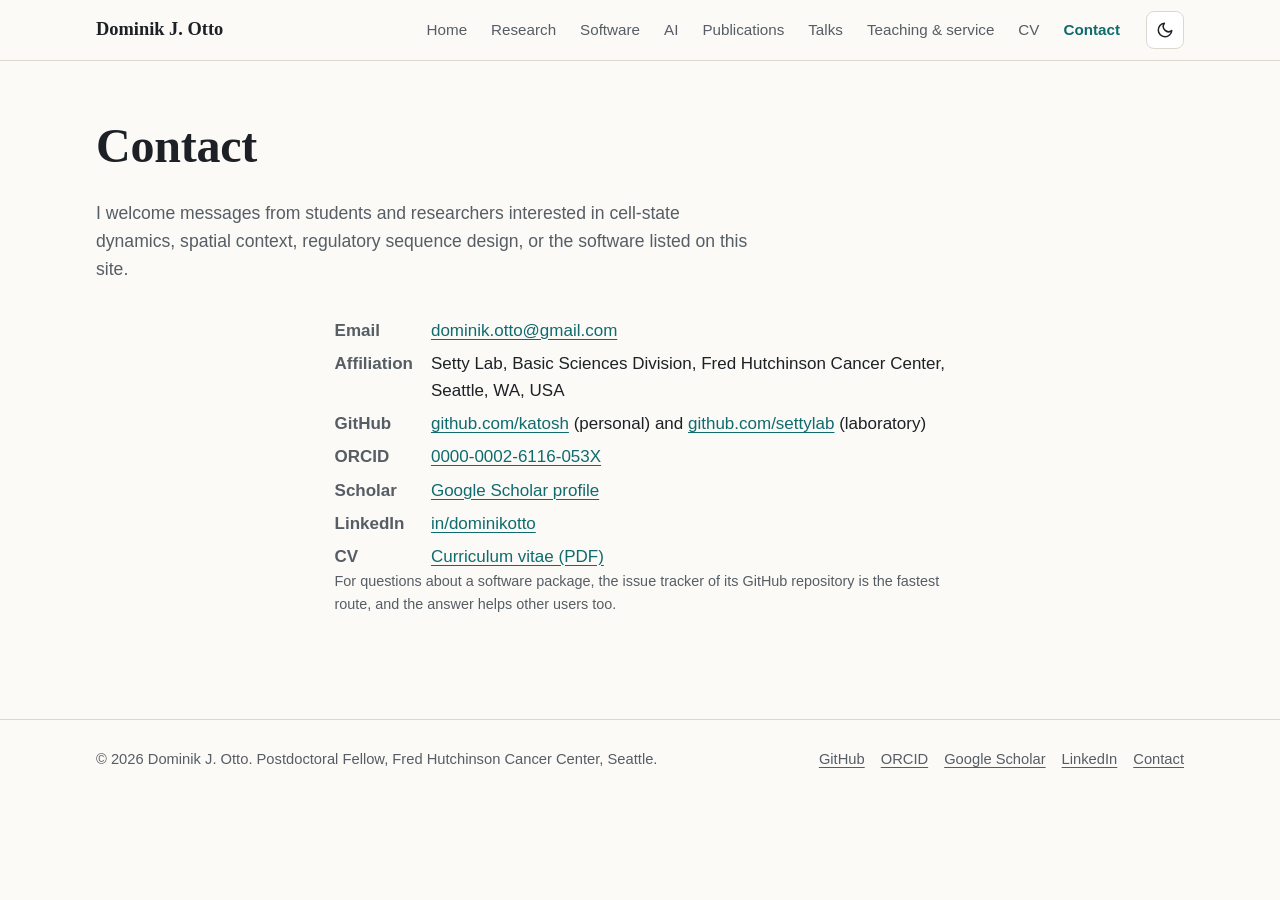
<file: contact.html>
<!doctype html>
<html lang="en">
<head>
<meta charset="utf-8">
<meta name="viewport" content="width=device-width, initial-scale=1">
<title>Contact | Dominik J. Otto</title>
<meta name="description" content="How to reach Dominik J. Otto, Postdoctoral Fellow at Fred Hutchinson Cancer Center, Seattle.">
<meta name="author" content="Dominik J. Otto">
<meta name="color-scheme" content="light dark">
<meta name="theme-color" content="#fbfaf7" media="(prefers-color-scheme: light)">
<meta name="theme-color" content="#111416" media="(prefers-color-scheme: dark)">
<meta name="referrer" content="strict-origin-when-cross-origin">
<meta http-equiv="Content-Security-Policy" content="default-src 'self'; script-src 'self' 'sha256-UGD8TD5S4NwaPHB6+f7hoa4Rsti+CuU7B2qfrtpLj6g='; style-src 'self'; img-src 'self' data:; media-src 'self'; font-src 'self'; connect-src 'none'; frame-src 'none'; object-src 'none'; base-uri 'self'; form-action 'none'">
<link rel="canonical" href="https://katosh.github.io/contact.html">
<link rel="icon" href="img/favicon.svg" type="image/svg+xml">
<meta property="og:type" content="website">
<meta property="og:site_name" content="Dominik J. Otto">
<meta property="og:title" content="Contact Dominik J. Otto">
<meta property="og:description" content="How to reach Dominik J. Otto, Postdoctoral Fellow at Fred Hutchinson Cancer Center, Seattle.">
<meta property="og:url" content="https://katosh.github.io/contact.html">
<meta property="og:image" content="https://katosh.github.io/assets/og-card.png">
<meta property="og:image:width" content="1200">
<meta property="og:image:height" content="630">
<meta name="twitter:card" content="summary_large_image">
<script>document.documentElement.classList.add("js");try{var t=localStorage.getItem("theme");if(t==="light"||t==="dark")document.documentElement.dataset.theme=t}catch(e){}</script>
<link rel="stylesheet" href="css/site.css">
<script src="js/site.js" defer></script>
<script type="application/ld+json">
{
  "@context": "https://schema.org",
  "@type": "WebPage",
  "name": "Contact Dominik J. Otto",
  "url": "https://katosh.github.io/contact.html",
  "about": { "@id": "https://katosh.github.io/#person" }
}
</script>
</head>
<body>
<!-- HEADER:START -->
<a class="skip-link" href="#main">Skip to content</a>
<header class="site-header" data-open="false">
  <div class="wrap">
    <a class="brand" href="index.html">Dominik J. Otto</a>
    <nav class="nav" id="site-nav" aria-label="Main">
      <a href="index.html">Home</a>
      <a href="research.html">Research</a>
      <a href="software.html">Software</a>
      <a href="ai.html">AI</a>
      <a href="publications.html">Publications</a>
      <a href="talks.html">Talks</a>
      <a href="teaching.html">Teaching &amp; service</a>
      <a href="cv.pdf">CV</a>
      <a href="contact.html" aria-current="page">Contact</a>
    </nav>
    <button class="icon-btn theme-toggle" type="button" aria-label="Switch theme"><svg class="i-sun" viewBox="0 0 24 24" fill="none" stroke="currentColor" stroke-width="2" stroke-linecap="round" aria-hidden="true"><circle cx="12" cy="12" r="4"/><path d="M12 2v2M12 20v2M4.9 4.9l1.4 1.4M17.7 17.7l1.4 1.4M2 12h2M20 12h2M4.9 19.1l1.4-1.4M17.7 6.3l1.4-1.4"/></svg><svg class="i-moon" viewBox="0 0 24 24" fill="none" stroke="currentColor" stroke-width="2" stroke-linecap="round" stroke-linejoin="round" aria-hidden="true"><path d="M21 12.8A9 9 0 1 1 11.2 3a7 7 0 0 0 9.8 9.8z"/></svg></button>
    <button class="icon-btn nav-toggle" type="button" aria-controls="site-nav" aria-expanded="false" aria-label="Menu"><svg viewBox="0 0 24 24" fill="none" stroke="currentColor" stroke-width="2" stroke-linecap="round" aria-hidden="true"><path d="M4 7h16M4 12h16M4 17h16"/></svg></button>
  </div>
</header>
<!-- HEADER:END -->

<main id="main">
<section class="page-head">
  <div class="wrap">
    <h1>Contact</h1>
    <p>I welcome messages from students and researchers interested in cell-state dynamics, spatial context, regulatory sequence design, or the software listed on this site.</p>
  </div>
</section>

<section class="section tight">
  <div class="wrap prose">
    <dl class="facts">
      <dt>Email</dt>
      <!-- The address is assembled by js/site.js from reversed parts, so it never appears in the page source. -->
      <dd><a class="js-mail" data-u="otto.kinimod" data-d="moc.liamg" href="#email" id="email">dominik [dot] otto [at] gmail [dot] com</a></dd>
      <dt>Affiliation</dt>
      <dd>Setty Lab, Basic Sciences Division, Fred Hutchinson Cancer Center, Seattle, WA, USA</dd>
      <dt>GitHub</dt>
      <dd><a href="https://github.com/katosh">github.com/katosh</a> (personal) and <a href="https://github.com/settylab">github.com/settylab</a> (laboratory)</dd>
      <dt>ORCID</dt>
      <dd><a href="https://orcid.org/0000-0002-6116-053X">0000-0002-6116-053X</a></dd>
      <dt>Scholar</dt>
      <dd><a href="https://scholar.google.com/citations?user=ujPYhPMAAAAJ">Google Scholar profile</a></dd>
      <dt>LinkedIn</dt>
      <dd><a href="https://www.linkedin.com/in/dominikotto/">in/dominikotto</a></dd>
      <dt>CV</dt>
      <dd><a href="cv.pdf">Curriculum vitae (PDF)</a></dd>
    </dl>
    <p class="muted small">For questions about a software package, the issue tracker of its GitHub repository is the fastest route, and the answer helps other users too.</p>
  </div>
</section>
</main>

<!-- FOOTER:START -->
<footer class="site-footer">
  <div class="wrap">
    <p>&copy; <span id="year">2026</span> Dominik J. Otto. Postdoctoral Fellow, Fred Hutchinson Cancer Center, Seattle.</p>
    <nav aria-label="Profiles">
      <a href="https://github.com/katosh">GitHub</a>
      <a href="https://orcid.org/0000-0002-6116-053X">ORCID</a>
      <a href="https://scholar.google.com/citations?user=ujPYhPMAAAAJ">Google Scholar</a>
      <a href="https://www.linkedin.com/in/dominikotto/">LinkedIn</a>
      <a href="contact.html">Contact</a>
    </nav>
  </div>
</footer>
<!-- FOOTER:END -->
</body>
</html>
</file>
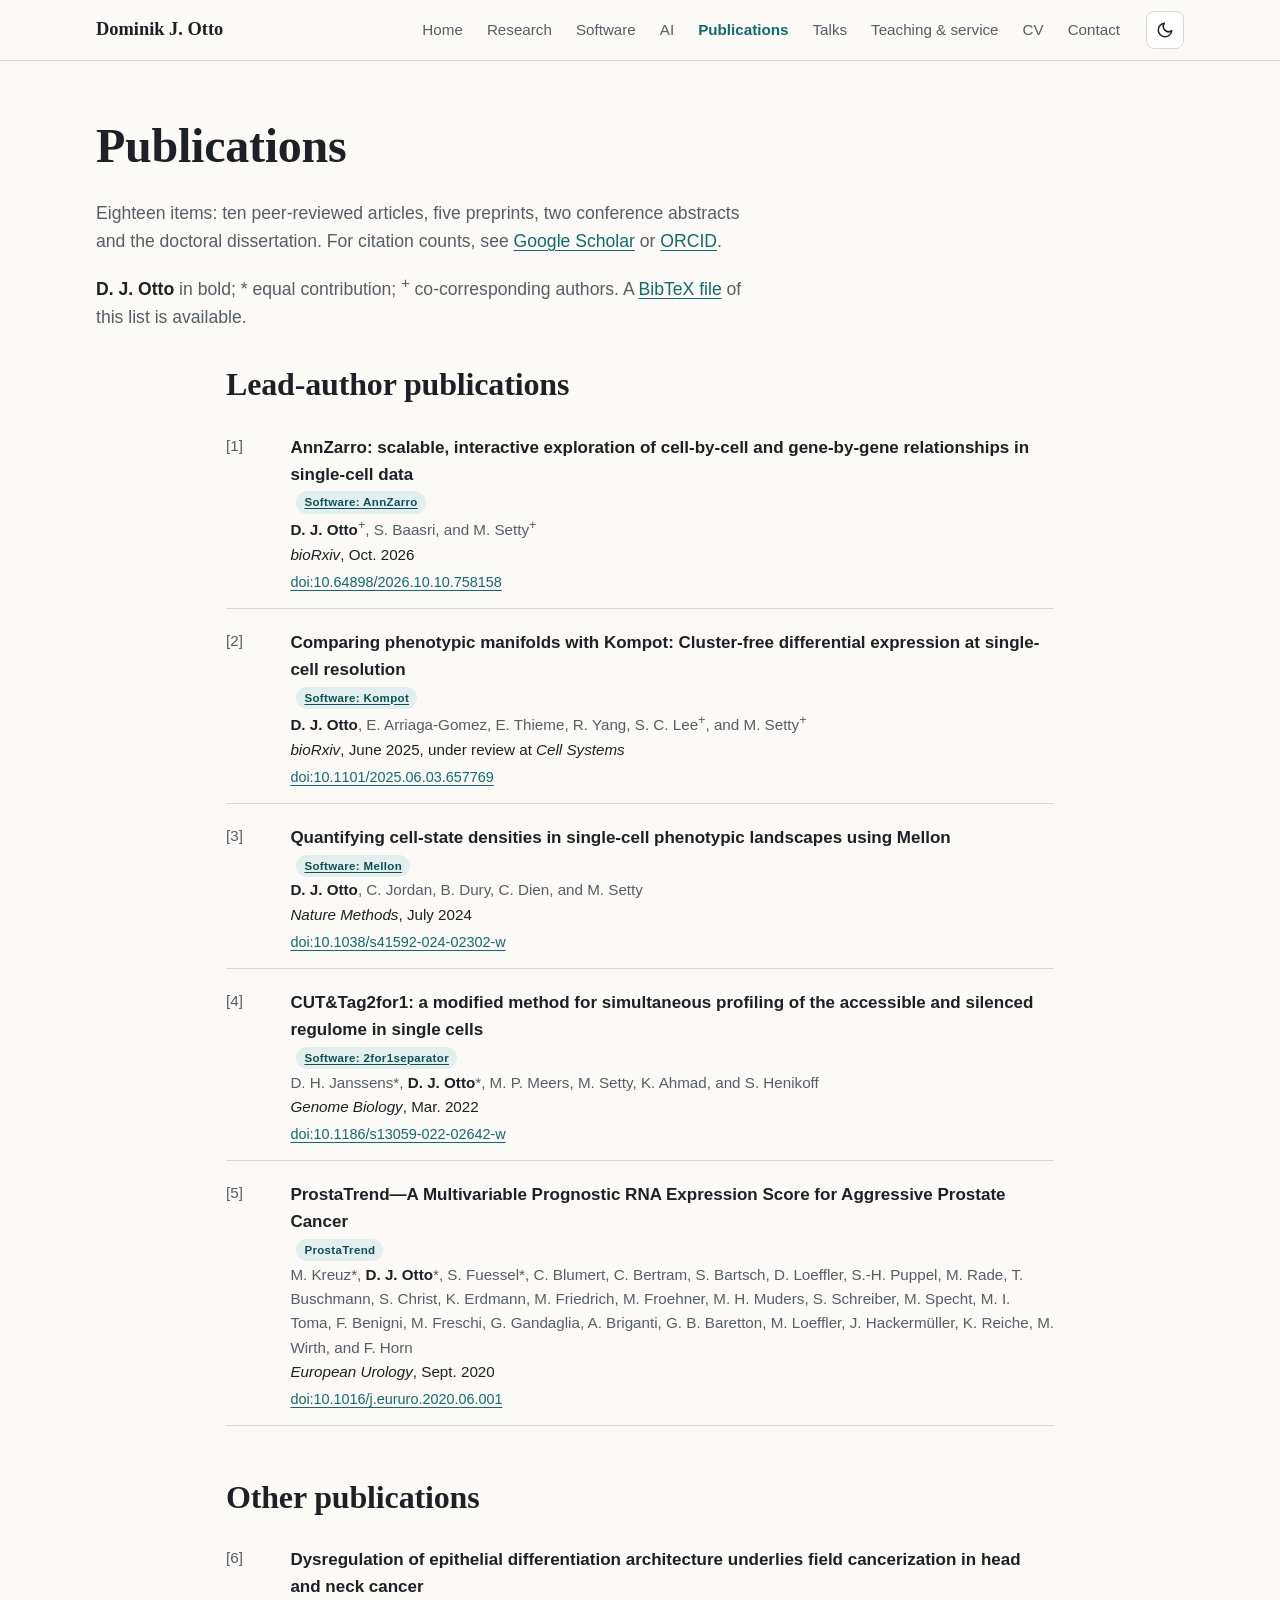
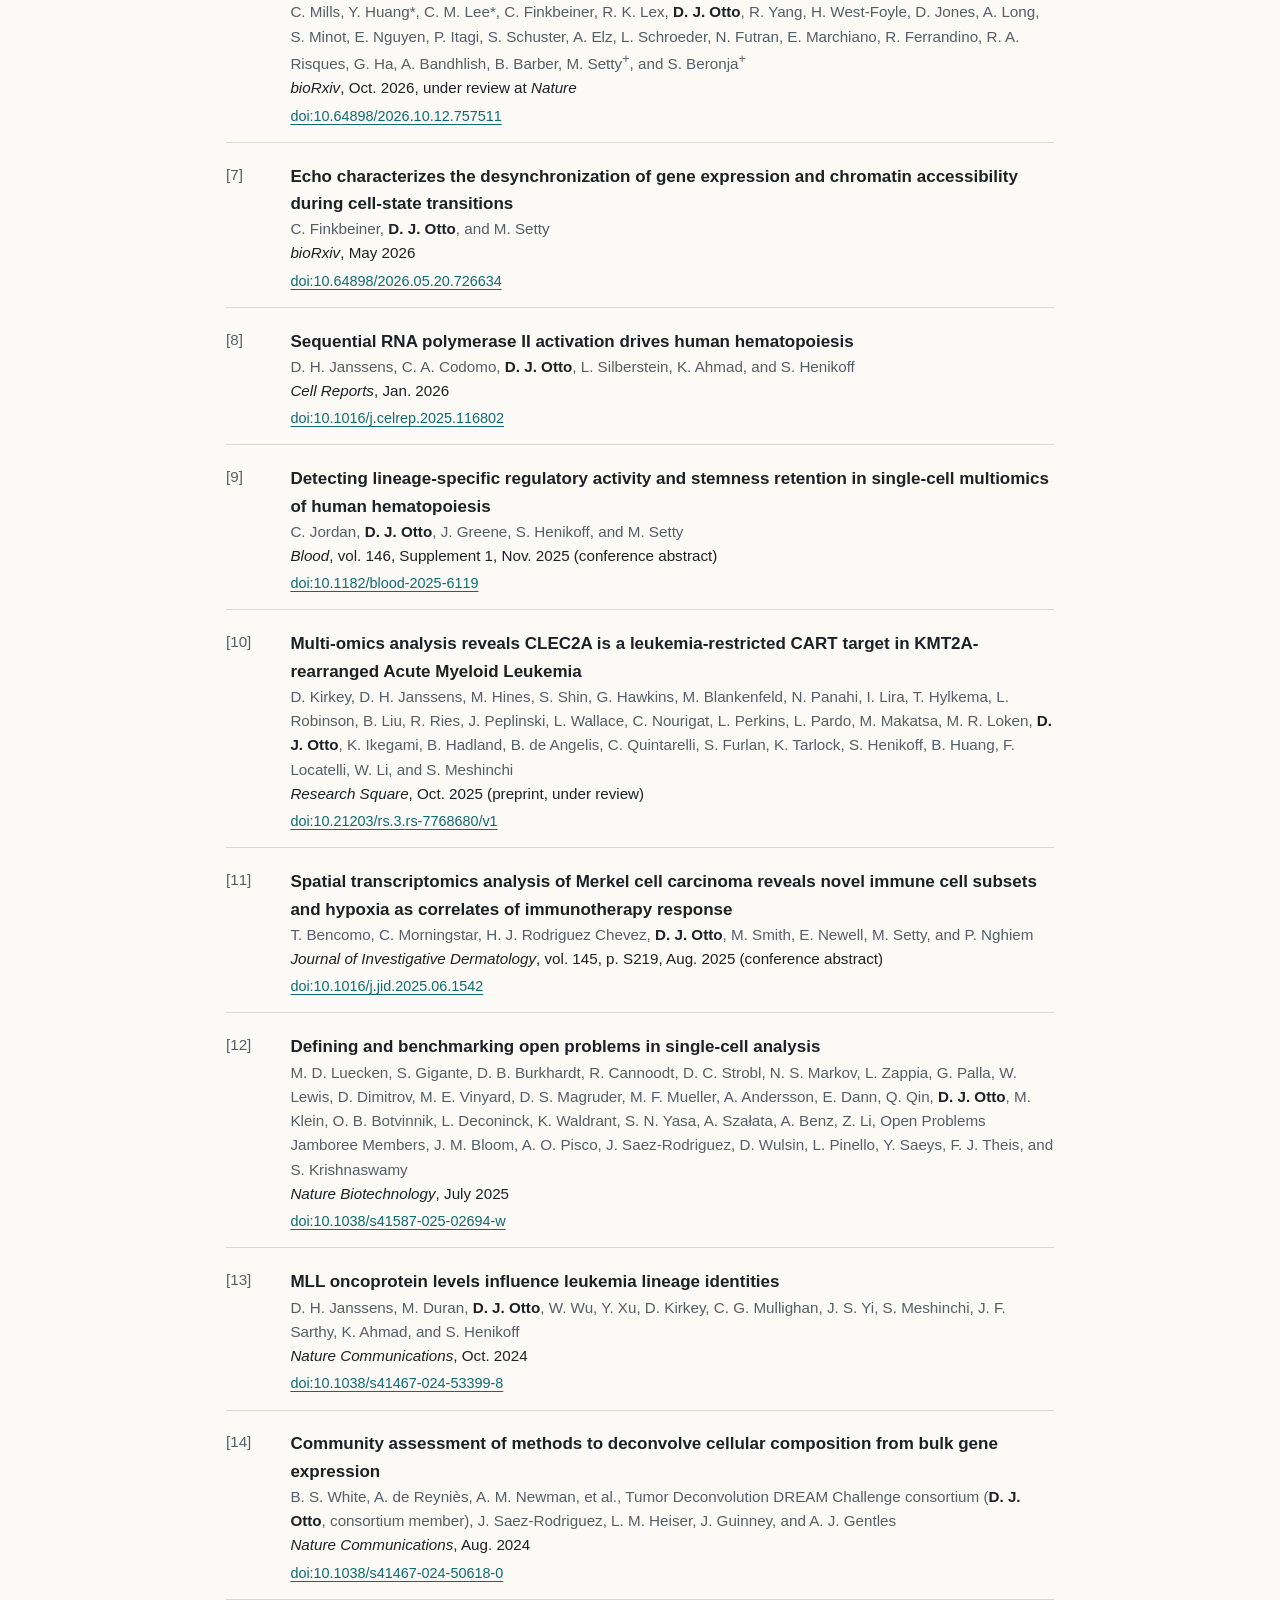
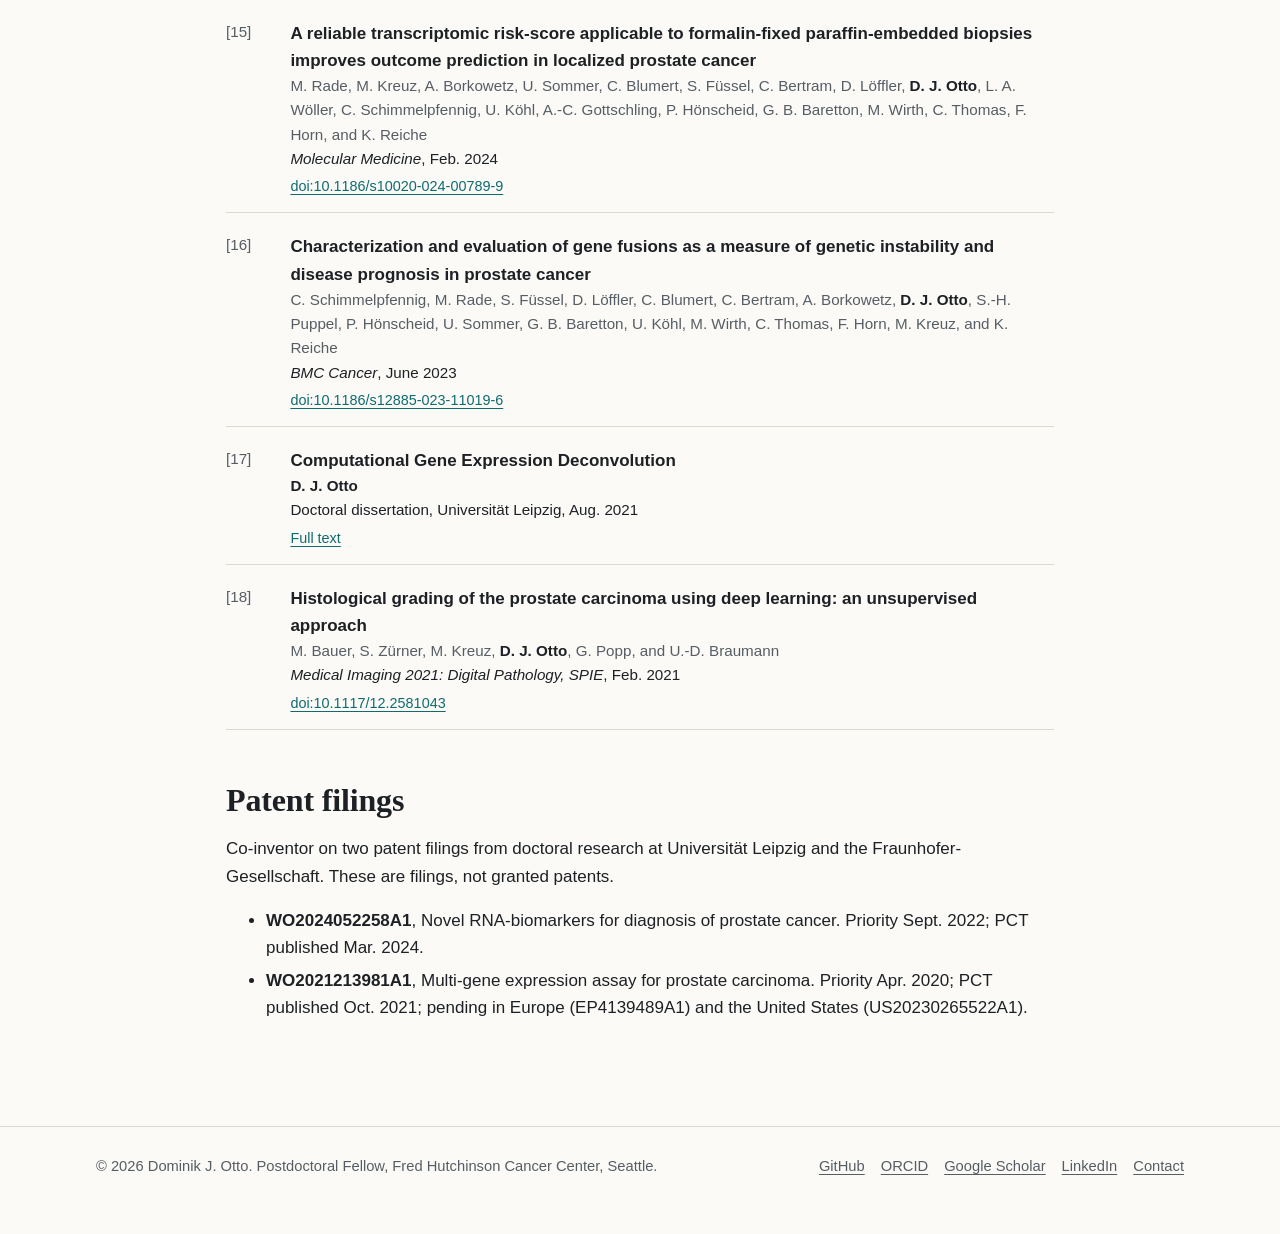
<file: publications.html>
<!doctype html>
<html lang="en">
<head>
<meta charset="utf-8">
<meta name="viewport" content="width=device-width, initial-scale=1">
<title>Publications | Dominik J. Otto</title>
<meta name="description" content="Publications of Dominik J. Otto, with DOI links: Mellon (Nature Methods), Kompot (bioRxiv, under review at Cell Systems), CUT&amp;Tag2for1 (Genome Biology), ProstaTrend (European Urology) and others.">
<meta name="author" content="Dominik J. Otto">
<meta name="color-scheme" content="light dark">
<meta name="theme-color" content="#fbfaf7" media="(prefers-color-scheme: light)">
<meta name="theme-color" content="#111416" media="(prefers-color-scheme: dark)">
<meta name="referrer" content="strict-origin-when-cross-origin">
<meta http-equiv="Content-Security-Policy" content="default-src 'self'; script-src 'self' 'sha256-UGD8TD5S4NwaPHB6+f7hoa4Rsti+CuU7B2qfrtpLj6g='; style-src 'self'; img-src 'self' data:; media-src 'self'; font-src 'self'; connect-src 'none'; frame-src 'none'; object-src 'none'; base-uri 'self'; form-action 'none'">
<link rel="canonical" href="https://katosh.github.io/publications.html">
<link rel="icon" href="img/favicon.svg" type="image/svg+xml">
<meta property="og:type" content="website">
<meta property="og:site_name" content="Dominik J. Otto">
<meta property="og:title" content="Publications of Dominik J. Otto">
<meta property="og:description" content="Publications of Dominik J. Otto, with DOI links: Mellon (Nature Methods), Kompot (bioRxiv, under review at Cell Systems), CUT&amp;Tag2for1 (Genome Biology), ProstaTrend (European Urology) and others.">
<meta property="og:url" content="https://katosh.github.io/publications.html">
<meta property="og:image" content="https://katosh.github.io/assets/og-card.png">
<meta property="og:image:width" content="1200">
<meta property="og:image:height" content="630">
<meta name="twitter:card" content="summary_large_image">
<script>document.documentElement.classList.add("js");try{var t=localStorage.getItem("theme");if(t==="light"||t==="dark")document.documentElement.dataset.theme=t}catch(e){}</script>
<link rel="stylesheet" href="css/site.css">
<script src="js/site.js" defer></script>
<!-- PUBS-LD:START -->
<script type="application/ld+json">
{
 "@context": "https://schema.org",
 "@type": "ItemList",
 "name": "Publications of Dominik J. Otto",
 "itemListElement": [
  {
   "@type": "ListItem",
   "position": 1,
   "item": {
    "@type": "ScholarlyArticle",
    "name": "AnnZarro: scalable, interactive exploration of cell-by-cell and gene-by-gene relationships in single-cell data",
    "author": [
     "D. J. Otto",
     "S. Baasri",
     "M. Setty"
    ],
    "datePublished": "2026",
    "isPartOf": {
     "@type": "Periodical",
     "name": "bioRxiv"
    },
    "sameAs": "https://doi.org/10.64898/2026.10.10.758158",
    "identifier": {
     "@type": "PropertyValue",
     "propertyID": "DOI",
     "value": "10.64898/2026.10.10.758158"
    }
   }
  },
  {
   "@type": "ListItem",
   "position": 2,
   "item": {
    "@type": "ScholarlyArticle",
    "name": "Comparing phenotypic manifolds with Kompot: Cluster-free differential expression at single-cell resolution",
    "author": [
     "D. J. Otto",
     "E. Arriaga-Gomez",
     "E. Thieme",
     "R. Yang",
     "S. C. Lee",
     "M. Setty"
    ],
    "datePublished": "2025",
    "isPartOf": {
     "@type": "Periodical",
     "name": "bioRxiv"
    },
    "sameAs": "https://doi.org/10.1101/2025.06.03.657769",
    "identifier": {
     "@type": "PropertyValue",
     "propertyID": "DOI",
     "value": "10.1101/2025.06.03.657769"
    }
   }
  },
  {
   "@type": "ListItem",
   "position": 3,
   "item": {
    "@type": "ScholarlyArticle",
    "name": "Quantifying cell-state densities in single-cell phenotypic landscapes using Mellon",
    "author": [
     "D. J. Otto",
     "C. Jordan",
     "B. Dury",
     "C. Dien",
     "M. Setty"
    ],
    "datePublished": "2024",
    "isPartOf": {
     "@type": "Periodical",
     "name": "Nature Methods"
    },
    "sameAs": "https://doi.org/10.1038/s41592-024-02302-w",
    "identifier": {
     "@type": "PropertyValue",
     "propertyID": "DOI",
     "value": "10.1038/s41592-024-02302-w"
    }
   }
  },
  {
   "@type": "ListItem",
   "position": 4,
   "item": {
    "@type": "ScholarlyArticle",
    "name": "CUT&Tag2for1: a modified method for simultaneous profiling of the accessible and silenced regulome in single cells",
    "author": [
     "D. H. Janssens",
     "D. J. Otto",
     "M. P. Meers",
     "M. Setty",
     "K. Ahmad",
     "S. Henikoff"
    ],
    "datePublished": "2022",
    "isPartOf": {
     "@type": "Periodical",
     "name": "Genome Biology"
    },
    "sameAs": "https://doi.org/10.1186/s13059-022-02642-w",
    "identifier": {
     "@type": "PropertyValue",
     "propertyID": "DOI",
     "value": "10.1186/s13059-022-02642-w"
    }
   }
  },
  {
   "@type": "ListItem",
   "position": 5,
   "item": {
    "@type": "ScholarlyArticle",
    "name": "ProstaTrend—A Multivariable Prognostic RNA Expression Score for Aggressive Prostate Cancer",
    "author": [
     "M. Kreuz",
     "D. J. Otto",
     "S. Fuessel",
     "C. Blumert",
     "C. Bertram",
     "S. Bartsch",
     "D. Loeffler",
     "S.-H. Puppel",
     "M. Rade",
     "T. Buschmann",
     "S. Christ",
     "K. Erdmann",
     "M. Friedrich",
     "M. Froehner",
     "M. H. Muders",
     "S. Schreiber",
     "M. Specht",
     "M. I. Toma",
     "F. Benigni",
     "M. Freschi",
     "G. Gandaglia",
     "A. Briganti",
     "G. B. Baretton",
     "M. Loeffler",
     "J. Hackermüller",
     "K. Reiche",
     "M. Wirth",
     "F. Horn"
    ],
    "datePublished": "2020",
    "isPartOf": {
     "@type": "Periodical",
     "name": "European Urology"
    },
    "sameAs": "https://doi.org/10.1016/j.eururo.2020.06.001",
    "identifier": {
     "@type": "PropertyValue",
     "propertyID": "DOI",
     "value": "10.1016/j.eururo.2020.06.001"
    }
   }
  },
  {
   "@type": "ListItem",
   "position": 6,
   "item": {
    "@type": "ScholarlyArticle",
    "name": "Dysregulation of epithelial differentiation architecture underlies field cancerization in head and neck cancer",
    "author": [
     "C. Mills",
     "Y. Huang",
     "C. M. Lee",
     "C. Finkbeiner",
     "R. K. Lex",
     "D. J. Otto",
     "R. Yang",
     "H. West-Foyle",
     "D. Jones",
     "A. Long",
     "S. Minot",
     "E. Nguyen",
     "P. Itagi",
     "S. Schuster",
     "A. Elz",
     "L. Schroeder",
     "N. Futran",
     "E. Marchiano",
     "R. Ferrandino",
     "R. A. Risques",
     "G. Ha",
     "A. Bandhlish",
     "B. Barber",
     "M. Setty",
     "S. Beronja"
    ],
    "datePublished": "2026",
    "isPartOf": {
     "@type": "Periodical",
     "name": "bioRxiv"
    },
    "sameAs": "https://doi.org/10.64898/2026.10.12.757511",
    "identifier": {
     "@type": "PropertyValue",
     "propertyID": "DOI",
     "value": "10.64898/2026.10.12.757511"
    }
   }
  },
  {
   "@type": "ListItem",
   "position": 7,
   "item": {
    "@type": "ScholarlyArticle",
    "name": "Echo characterizes the desynchronization of gene expression and chromatin accessibility during cell-state transitions",
    "author": [
     "C. Finkbeiner",
     "D. J. Otto",
     "M. Setty"
    ],
    "datePublished": "2026",
    "isPartOf": {
     "@type": "Periodical",
     "name": "bioRxiv"
    },
    "sameAs": "https://doi.org/10.64898/2026.05.20.726634",
    "identifier": {
     "@type": "PropertyValue",
     "propertyID": "DOI",
     "value": "10.64898/2026.05.20.726634"
    }
   }
  },
  {
   "@type": "ListItem",
   "position": 8,
   "item": {
    "@type": "ScholarlyArticle",
    "name": "Sequential RNA polymerase II activation drives human hematopoiesis",
    "author": [
     "D. H. Janssens",
     "C. A. Codomo",
     "D. J. Otto",
     "L. Silberstein",
     "K. Ahmad",
     "S. Henikoff"
    ],
    "datePublished": "2026",
    "isPartOf": {
     "@type": "Periodical",
     "name": "Cell Reports"
    },
    "sameAs": "https://doi.org/10.1016/j.celrep.2025.116802",
    "identifier": {
     "@type": "PropertyValue",
     "propertyID": "DOI",
     "value": "10.1016/j.celrep.2025.116802"
    }
   }
  },
  {
   "@type": "ListItem",
   "position": 9,
   "item": {
    "@type": "ScholarlyArticle",
    "name": "Detecting lineage-specific regulatory activity and stemness retention in single-cell multiomics of human hematopoiesis",
    "author": [
     "C. Jordan",
     "D. J. Otto",
     "J. Greene",
     "S. Henikoff",
     "M. Setty"
    ],
    "datePublished": "2025",
    "isPartOf": {
     "@type": "Periodical",
     "name": "Blood"
    },
    "sameAs": "https://doi.org/10.1182/blood-2025-6119",
    "identifier": {
     "@type": "PropertyValue",
     "propertyID": "DOI",
     "value": "10.1182/blood-2025-6119"
    }
   }
  },
  {
   "@type": "ListItem",
   "position": 10,
   "item": {
    "@type": "ScholarlyArticle",
    "name": "Multi-omics analysis reveals CLEC2A is a leukemia-restricted CART target in KMT2A-rearranged Acute Myeloid Leukemia",
    "author": [
     "D. Kirkey",
     "D. H. Janssens",
     "M. Hines",
     "S. Shin",
     "G. Hawkins",
     "M. Blankenfeld",
     "N. Panahi",
     "I. Lira",
     "T. Hylkema",
     "L. Robinson",
     "B. Liu",
     "R. Ries",
     "J. Peplinski",
     "L. Wallace",
     "C. Nourigat",
     "L. Perkins",
     "L. Pardo",
     "M. Makatsa",
     "M. R. Loken",
     "D. J. Otto",
     "K. Ikegami",
     "B. Hadland",
     "B. de Angelis",
     "C. Quintarelli",
     "S. Furlan",
     "K. Tarlock",
     "S. Henikoff",
     "B. Huang",
     "F. Locatelli",
     "W. Li",
     "S. Meshinchi"
    ],
    "datePublished": "2025",
    "isPartOf": {
     "@type": "Periodical",
     "name": "Research Square"
    },
    "sameAs": "https://doi.org/10.21203/rs.3.rs-7768680/v1",
    "identifier": {
     "@type": "PropertyValue",
     "propertyID": "DOI",
     "value": "10.21203/rs.3.rs-7768680/v1"
    }
   }
  },
  {
   "@type": "ListItem",
   "position": 11,
   "item": {
    "@type": "ScholarlyArticle",
    "name": "Spatial transcriptomics analysis of Merkel cell carcinoma reveals novel immune cell subsets and hypoxia as correlates of immunotherapy response",
    "author": [
     "T. Bencomo",
     "C. Morningstar",
     "H. J. Rodriguez Chevez",
     "D. J. Otto",
     "M. Smith",
     "E. Newell",
     "M. Setty",
     "P. Nghiem"
    ],
    "datePublished": "2025",
    "isPartOf": {
     "@type": "Periodical",
     "name": "Journal of Investigative Dermatology"
    },
    "sameAs": "https://doi.org/10.1016/j.jid.2025.06.1542",
    "identifier": {
     "@type": "PropertyValue",
     "propertyID": "DOI",
     "value": "10.1016/j.jid.2025.06.1542"
    }
   }
  },
  {
   "@type": "ListItem",
   "position": 12,
   "item": {
    "@type": "ScholarlyArticle",
    "name": "Defining and benchmarking open problems in single-cell analysis",
    "author": [
     "M. D. Luecken",
     "S. Gigante",
     "D. B. Burkhardt",
     "R. Cannoodt",
     "D. C. Strobl",
     "N. S. Markov",
     "L. Zappia",
     "G. Palla",
     "W. Lewis",
     "D. Dimitrov",
     "M. E. Vinyard",
     "D. S. Magruder",
     "M. F. Mueller",
     "A. Andersson",
     "E. Dann",
     "Q. Qin",
     "D. J. Otto",
     "M. Klein",
     "O. B. Botvinnik",
     "L. Deconinck",
     "K. Waldrant",
     "S. N. Yasa",
     "A. Szałata",
     "A. Benz",
     "Z. Li",
     "Open Problems Jamboree Members",
     "J. M. Bloom",
     "A. O. Pisco",
     "J. Saez-Rodriguez",
     "D. Wulsin",
     "L. Pinello",
     "Y. Saeys",
     "F. J. Theis",
     "S. Krishnaswamy"
    ],
    "datePublished": "2025",
    "isPartOf": {
     "@type": "Periodical",
     "name": "Nature Biotechnology"
    },
    "sameAs": "https://doi.org/10.1038/s41587-025-02694-w",
    "identifier": {
     "@type": "PropertyValue",
     "propertyID": "DOI",
     "value": "10.1038/s41587-025-02694-w"
    }
   }
  },
  {
   "@type": "ListItem",
   "position": 13,
   "item": {
    "@type": "ScholarlyArticle",
    "name": "MLL oncoprotein levels influence leukemia lineage identities",
    "author": [
     "D. H. Janssens",
     "M. Duran",
     "D. J. Otto",
     "W. Wu",
     "Y. Xu",
     "D. Kirkey",
     "C. G. Mullighan",
     "J. S. Yi",
     "S. Meshinchi",
     "J. F. Sarthy",
     "K. Ahmad",
     "S. Henikoff"
    ],
    "datePublished": "2024",
    "isPartOf": {
     "@type": "Periodical",
     "name": "Nature Communications"
    },
    "sameAs": "https://doi.org/10.1038/s41467-024-53399-8",
    "identifier": {
     "@type": "PropertyValue",
     "propertyID": "DOI",
     "value": "10.1038/s41467-024-53399-8"
    }
   }
  },
  {
   "@type": "ListItem",
   "position": 14,
   "item": {
    "@type": "ScholarlyArticle",
    "name": "Community assessment of methods to deconvolve cellular composition from bulk gene expression",
    "author": [
     "B. S. White",
     "A. de Reyniès",
     "A. M. Newman",
     "Tumor Deconvolution DREAM Challenge consortium (D. J. Otto, consortium member)",
     "J. Saez-Rodriguez",
     "L. M. Heiser",
     "J. Guinney",
     "A. J. Gentles"
    ],
    "datePublished": "2024",
    "isPartOf": {
     "@type": "Periodical",
     "name": "Nature Communications"
    },
    "sameAs": "https://doi.org/10.1038/s41467-024-50618-0",
    "identifier": {
     "@type": "PropertyValue",
     "propertyID": "DOI",
     "value": "10.1038/s41467-024-50618-0"
    }
   }
  },
  {
   "@type": "ListItem",
   "position": 15,
   "item": {
    "@type": "ScholarlyArticle",
    "name": "A reliable transcriptomic risk-score applicable to formalin-fixed paraffin-embedded biopsies improves outcome prediction in localized prostate cancer",
    "author": [
     "M. Rade",
     "M. Kreuz",
     "A. Borkowetz",
     "U. Sommer",
     "C. Blumert",
     "S. Füssel",
     "C. Bertram",
     "D. Löffler",
     "D. J. Otto",
     "L. A. Wöller",
     "C. Schimmelpfennig",
     "U. Köhl",
     "A.-C. Gottschling",
     "P. Hönscheid",
     "G. B. Baretton",
     "M. Wirth",
     "C. Thomas",
     "F. Horn",
     "K. Reiche"
    ],
    "datePublished": "2024",
    "isPartOf": {
     "@type": "Periodical",
     "name": "Molecular Medicine"
    },
    "sameAs": "https://doi.org/10.1186/s10020-024-00789-9",
    "identifier": {
     "@type": "PropertyValue",
     "propertyID": "DOI",
     "value": "10.1186/s10020-024-00789-9"
    }
   }
  },
  {
   "@type": "ListItem",
   "position": 16,
   "item": {
    "@type": "ScholarlyArticle",
    "name": "Characterization and evaluation of gene fusions as a measure of genetic instability and disease prognosis in prostate cancer",
    "author": [
     "C. Schimmelpfennig",
     "M. Rade",
     "S. Füssel",
     "D. Löffler",
     "C. Blumert",
     "C. Bertram",
     "A. Borkowetz",
     "D. J. Otto",
     "S.-H. Puppel",
     "P. Hönscheid",
     "U. Sommer",
     "G. B. Baretton",
     "U. Köhl",
     "M. Wirth",
     "C. Thomas",
     "F. Horn",
     "M. Kreuz",
     "K. Reiche"
    ],
    "datePublished": "2023",
    "isPartOf": {
     "@type": "Periodical",
     "name": "BMC Cancer"
    },
    "sameAs": "https://doi.org/10.1186/s12885-023-11019-6",
    "identifier": {
     "@type": "PropertyValue",
     "propertyID": "DOI",
     "value": "10.1186/s12885-023-11019-6"
    }
   }
  },
  {
   "@type": "ListItem",
   "position": 17,
   "item": {
    "@type": "Thesis",
    "name": "Computational Gene Expression Deconvolution",
    "author": [
     "D. J. Otto"
    ],
    "datePublished": "2021",
    "sourceOrganization": {
     "@type": "CollegeOrUniversity",
     "name": "Universität Leipzig"
    },
    "sameAs": "https://nbn-resolving.org/urn:nbn:de:bsz:15-qucosa2-757637"
   }
  },
  {
   "@type": "ListItem",
   "position": 18,
   "item": {
    "@type": "ScholarlyArticle",
    "name": "Histological grading of the prostate carcinoma using deep learning: an unsupervised approach",
    "author": [
     "M. Bauer",
     "S. Zürner",
     "M. Kreuz",
     "D. J. Otto",
     "G. Popp",
     "U.-D. Braumann"
    ],
    "datePublished": "2021",
    "isPartOf": {
     "@type": "Periodical",
     "name": "Medical Imaging 2021: Digital Pathology, SPIE"
    },
    "sameAs": "https://doi.org/10.1117/12.2581043",
    "identifier": {
     "@type": "PropertyValue",
     "propertyID": "DOI",
     "value": "10.1117/12.2581043"
    }
   }
  }
 ]
}
</script>
<!-- PUBS-LD:END -->
</head>
<body>
<!-- HEADER:START -->
<a class="skip-link" href="#main">Skip to content</a>
<header class="site-header" data-open="false">
  <div class="wrap">
    <a class="brand" href="index.html">Dominik J. Otto</a>
    <nav class="nav" id="site-nav" aria-label="Main">
      <a href="index.html">Home</a>
      <a href="research.html">Research</a>
      <a href="software.html">Software</a>
      <a href="ai.html">AI</a>
      <a href="publications.html" aria-current="page">Publications</a>
      <a href="talks.html">Talks</a>
      <a href="teaching.html">Teaching &amp; service</a>
      <a href="cv.pdf">CV</a>
      <a href="contact.html">Contact</a>
    </nav>
    <button class="icon-btn theme-toggle" type="button" aria-label="Switch theme"><svg class="i-sun" viewBox="0 0 24 24" fill="none" stroke="currentColor" stroke-width="2" stroke-linecap="round" aria-hidden="true"><circle cx="12" cy="12" r="4"/><path d="M12 2v2M12 20v2M4.9 4.9l1.4 1.4M17.7 17.7l1.4 1.4M2 12h2M20 12h2M4.9 19.1l1.4-1.4M17.7 6.3l1.4-1.4"/></svg><svg class="i-moon" viewBox="0 0 24 24" fill="none" stroke="currentColor" stroke-width="2" stroke-linecap="round" stroke-linejoin="round" aria-hidden="true"><path d="M21 12.8A9 9 0 1 1 11.2 3a7 7 0 0 0 9.8 9.8z"/></svg></button>
    <button class="icon-btn nav-toggle" type="button" aria-controls="site-nav" aria-expanded="false" aria-label="Menu"><svg viewBox="0 0 24 24" fill="none" stroke="currentColor" stroke-width="2" stroke-linecap="round" aria-hidden="true"><path d="M4 7h16M4 12h16M4 17h16"/></svg></button>
  </div>
</header>
<!-- HEADER:END -->

<main id="main">
<section class="page-head">
  <div class="wrap">
    <h1>Publications</h1>
    <p>Eighteen items: ten peer-reviewed articles, five preprints, two conference abstracts and the doctoral dissertation. For citation counts, see <a href="https://scholar.google.com/citations?user=ujPYhPMAAAAJ">Google Scholar</a> or <a href="https://orcid.org/0000-0002-6116-053X">ORCID</a>.</p>
    <p class="legend"><span class="me">D. J. Otto</span> in bold; * equal contribution; <sup>+</sup> co-corresponding authors. A <a href="data/publications.bib">BibTeX file</a> of this list is available.</p>
  </div>
</section>
<section class="section tight">
  <div class="wrap prose wide">
<!-- PUBS:START -->
<h2 id="lead">Lead-author publications</h2>
<ol class="pub-list" start="1">
  <li id="annzarro2026">
    <span class="pub-num">[1]</span>
    <div>
      <span class="pub-title">AnnZarro: scalable, interactive exploration of cell-by-cell and gene-by-gene relationships in single-cell data</span> <a class="tag" href="software.html#annzarro">Software: AnnZarro</a>
      <span class="pub-authors"><span class="me">D. J. Otto</span><sup>+</sup>, S. Baasri, and M. Setty<sup>+</sup></span>
      <span class="pub-venue"><em>bioRxiv</em>, Oct. 2026</span>
      <span class="pub-links"><a href="https://doi.org/10.64898/2026.10.10.758158">doi:10.64898/2026.10.10.758158</a></span>
    </div>
  </li>
  <li id="kompot2025">
    <span class="pub-num">[2]</span>
    <div>
      <span class="pub-title">Comparing phenotypic manifolds with Kompot: Cluster-free differential expression at single-cell resolution</span> <a class="tag" href="software.html#kompot">Software: Kompot</a>
      <span class="pub-authors"><span class="me">D. J. Otto</span>, E. Arriaga-Gomez, E. Thieme, R. Yang, S. C. Lee<sup>+</sup>, and M. Setty<sup>+</sup></span>
      <span class="pub-venue"><em>bioRxiv</em>, June 2025, under review at <em>Cell Systems</em></span>
      <span class="pub-links"><a href="https://doi.org/10.1101/2025.06.03.657769">doi:10.1101/2025.06.03.657769</a></span>
    </div>
  </li>
  <li id="mellon2024">
    <span class="pub-num">[3]</span>
    <div>
      <span class="pub-title">Quantifying cell-state densities in single-cell phenotypic landscapes using Mellon</span> <a class="tag" href="software.html#mellon">Software: Mellon</a>
      <span class="pub-authors"><span class="me">D. J. Otto</span>, C. Jordan, B. Dury, C. Dien, and M. Setty</span>
      <span class="pub-venue"><em>Nature Methods</em>, July 2024</span>
      <span class="pub-links"><a href="https://doi.org/10.1038/s41592-024-02302-w">doi:10.1038/s41592-024-02302-w</a></span>
    </div>
  </li>
  <li id="cuttag2for1_2022">
    <span class="pub-num">[4]</span>
    <div>
      <span class="pub-title">CUT&amp;Tag2for1: a modified method for simultaneous profiling of the accessible and silenced regulome in single cells</span> <a class="tag" href="software.html#twoforone">Software: 2for1separator</a>
      <span class="pub-authors">D. H. Janssens*, <span class="me">D. J. Otto</span>*, M. P. Meers, M. Setty, K. Ahmad, and S. Henikoff</span>
      <span class="pub-venue"><em>Genome Biology</em>, Mar. 2022</span>
      <span class="pub-links"><a href="https://doi.org/10.1186/s13059-022-02642-w">doi:10.1186/s13059-022-02642-w</a></span>
    </div>
  </li>
  <li id="prostatrend2020">
    <span class="pub-num">[5]</span>
    <div>
      <span class="pub-title">ProstaTrend—A Multivariable Prognostic RNA Expression Score for Aggressive Prostate Cancer</span> <span class="tag">ProstaTrend</span>
      <span class="pub-authors">M. Kreuz*, <span class="me">D. J. Otto</span>*, S. Fuessel*, C. Blumert, C. Bertram, S. Bartsch, D. Loeffler, S.-H. Puppel, M. Rade, T. Buschmann, S. Christ, K. Erdmann, M. Friedrich, M. Froehner, M. H. Muders, S. Schreiber, M. Specht, M. I. Toma, F. Benigni, M. Freschi, G. Gandaglia, A. Briganti, G. B. Baretton, M. Loeffler, J. Hackermüller, K. Reiche, M. Wirth, and F. Horn</span>
      <span class="pub-venue"><em>European Urology</em>, Sept. 2020</span>
      <span class="pub-links"><a href="https://doi.org/10.1016/j.eururo.2020.06.001">doi:10.1016/j.eururo.2020.06.001</a></span>
    </div>
  </li>
</ol>

<h2 id="other">Other publications</h2>
<ol class="pub-list" start="6">
  <li id="mills2026">
    <span class="pub-num">[6]</span>
    <div>
      <span class="pub-title">Dysregulation of epithelial differentiation architecture underlies field cancerization in head and neck cancer</span>
      <span class="pub-authors">C. Mills, Y. Huang*, C. M. Lee*, C. Finkbeiner, R. K. Lex, <span class="me">D. J. Otto</span>, R. Yang, H. West-Foyle, D. Jones, A. Long, S. Minot, E. Nguyen, P. Itagi, S. Schuster, A. Elz, L. Schroeder, N. Futran, E. Marchiano, R. Ferrandino, R. A. Risques, G. Ha, A. Bandhlish, B. Barber, M. Setty<sup>+</sup>, and S. Beronja<sup>+</sup></span>
      <span class="pub-venue"><em>bioRxiv</em>, Oct. 2026, under review at <em>Nature</em></span>
      <span class="pub-links"><a href="https://doi.org/10.64898/2026.10.12.757511">doi:10.64898/2026.10.12.757511</a></span>
    </div>
  </li>
  <li id="echo2026">
    <span class="pub-num">[7]</span>
    <div>
      <span class="pub-title">Echo characterizes the desynchronization of gene expression and chromatin accessibility during cell-state transitions</span>
      <span class="pub-authors">C. Finkbeiner, <span class="me">D. J. Otto</span>, and M. Setty</span>
      <span class="pub-venue"><em>bioRxiv</em>, May 2026</span>
      <span class="pub-links"><a href="https://doi.org/10.64898/2026.05.20.726634">doi:10.64898/2026.05.20.726634</a></span>
    </div>
  </li>
  <li id="polii2026">
    <span class="pub-num">[8]</span>
    <div>
      <span class="pub-title">Sequential RNA polymerase II activation drives human hematopoiesis</span>
      <span class="pub-authors">D. H. Janssens, C. A. Codomo, <span class="me">D. J. Otto</span>, L. Silberstein, K. Ahmad, and S. Henikoff</span>
      <span class="pub-venue"><em>Cell Reports</em>, Jan. 2026</span>
      <span class="pub-links"><a href="https://doi.org/10.1016/j.celrep.2025.116802">doi:10.1016/j.celrep.2025.116802</a></span>
    </div>
  </li>
  <li id="jordan2025blood">
    <span class="pub-num">[9]</span>
    <div>
      <span class="pub-title">Detecting lineage-specific regulatory activity and stemness retention in single-cell multiomics of human hematopoiesis</span>
      <span class="pub-authors">C. Jordan, <span class="me">D. J. Otto</span>, J. Greene, S. Henikoff, and M. Setty</span>
      <span class="pub-venue"><em>Blood</em>, vol. 146, Supplement 1, Nov. 2025 (conference abstract)</span>
      <span class="pub-links"><a href="https://doi.org/10.1182/blood-2025-6119">doi:10.1182/blood-2025-6119</a></span>
    </div>
  </li>
  <li id="clec2a2025">
    <span class="pub-num">[10]</span>
    <div>
      <span class="pub-title">Multi-omics analysis reveals CLEC2A is a leukemia-restricted CART target in KMT2A-rearranged Acute Myeloid Leukemia</span>
      <span class="pub-authors">D. Kirkey, D. H. Janssens, M. Hines, S. Shin, G. Hawkins, M. Blankenfeld, N. Panahi, I. Lira, T. Hylkema, L. Robinson, B. Liu, R. Ries, J. Peplinski, L. Wallace, C. Nourigat, L. Perkins, L. Pardo, M. Makatsa, M. R. Loken, <span class="me">D. J. Otto</span>, K. Ikegami, B. Hadland, B. de Angelis, C. Quintarelli, S. Furlan, K. Tarlock, S. Henikoff, B. Huang, F. Locatelli, W. Li, and S. Meshinchi</span>
      <span class="pub-venue"><em>Research Square</em>, Oct. 2025 (preprint, under review)</span>
      <span class="pub-links"><a href="https://doi.org/10.21203/rs.3.rs-7768680/v1">doi:10.21203/rs.3.rs-7768680/v1</a></span>
    </div>
  </li>
  <li id="bencomo2025jid">
    <span class="pub-num">[11]</span>
    <div>
      <span class="pub-title">Spatial transcriptomics analysis of Merkel cell carcinoma reveals novel immune cell subsets and hypoxia as correlates of immunotherapy response</span>
      <span class="pub-authors">T. Bencomo, C. Morningstar, H. J. Rodriguez Chevez, <span class="me">D. J. Otto</span>, M. Smith, E. Newell, M. Setty, and P. Nghiem</span>
      <span class="pub-venue"><em>Journal of Investigative Dermatology</em>, vol. 145, p. S219, Aug. 2025 (conference abstract)</span>
      <span class="pub-links"><a href="https://doi.org/10.1016/j.jid.2025.06.1542">doi:10.1016/j.jid.2025.06.1542</a></span>
    </div>
  </li>
  <li id="openproblems2025">
    <span class="pub-num">[12]</span>
    <div>
      <span class="pub-title">Defining and benchmarking open problems in single-cell analysis</span>
      <span class="pub-authors">M. D. Luecken, S. Gigante, D. B. Burkhardt, R. Cannoodt, D. C. Strobl, N. S. Markov, L. Zappia, G. Palla, W. Lewis, D. Dimitrov, M. E. Vinyard, D. S. Magruder, M. F. Mueller, A. Andersson, E. Dann, Q. Qin, <span class="me">D. J. Otto</span>, M. Klein, O. B. Botvinnik, L. Deconinck, K. Waldrant, S. N. Yasa, A. Szałata, A. Benz, Z. Li, Open Problems Jamboree Members, J. M. Bloom, A. O. Pisco, J. Saez-Rodriguez, D. Wulsin, L. Pinello, Y. Saeys, F. J. Theis, and S. Krishnaswamy</span>
      <span class="pub-venue"><em>Nature Biotechnology</em>, July 2025</span>
      <span class="pub-links"><a href="https://doi.org/10.1038/s41587-025-02694-w">doi:10.1038/s41587-025-02694-w</a></span>
    </div>
  </li>
  <li id="mll2024">
    <span class="pub-num">[13]</span>
    <div>
      <span class="pub-title">MLL oncoprotein levels influence leukemia lineage identities</span>
      <span class="pub-authors">D. H. Janssens, M. Duran, <span class="me">D. J. Otto</span>, W. Wu, Y. Xu, D. Kirkey, C. G. Mullighan, J. S. Yi, S. Meshinchi, J. F. Sarthy, K. Ahmad, and S. Henikoff</span>
      <span class="pub-venue"><em>Nature Communications</em>, Oct. 2024</span>
      <span class="pub-links"><a href="https://doi.org/10.1038/s41467-024-53399-8">doi:10.1038/s41467-024-53399-8</a></span>
    </div>
  </li>
  <li id="dream2024">
    <span class="pub-num">[14]</span>
    <div>
      <span class="pub-title">Community assessment of methods to deconvolve cellular composition from bulk gene expression</span>
      <span class="pub-authors">B. S. White, A. de Reyniès, A. M. Newman, et al., Tumor Deconvolution DREAM Challenge consortium (<span class="me">D. J. Otto</span>, consortium member), J. Saez-Rodriguez, L. M. Heiser, J. Guinney, and A. J. Gentles</span>
      <span class="pub-venue"><em>Nature Communications</em>, Aug. 2024</span>
      <span class="pub-links"><a href="https://doi.org/10.1038/s41467-024-50618-0">doi:10.1038/s41467-024-50618-0</a></span>
    </div>
  </li>
  <li id="rade2024">
    <span class="pub-num">[15]</span>
    <div>
      <span class="pub-title">A reliable transcriptomic risk-score applicable to formalin-fixed paraffin-embedded biopsies improves outcome prediction in localized prostate cancer</span>
      <span class="pub-authors">M. Rade, M. Kreuz, A. Borkowetz, U. Sommer, C. Blumert, S. Füssel, C. Bertram, D. Löffler, <span class="me">D. J. Otto</span>, L. A. Wöller, C. Schimmelpfennig, U. Köhl, A.-C. Gottschling, P. Hönscheid, G. B. Baretton, M. Wirth, C. Thomas, F. Horn, and K. Reiche</span>
      <span class="pub-venue"><em>Molecular Medicine</em>, Feb. 2024</span>
      <span class="pub-links"><a href="https://doi.org/10.1186/s10020-024-00789-9">doi:10.1186/s10020-024-00789-9</a></span>
    </div>
  </li>
  <li id="schimmelpfennig2023">
    <span class="pub-num">[16]</span>
    <div>
      <span class="pub-title">Characterization and evaluation of gene fusions as a measure of genetic instability and disease prognosis in prostate cancer</span>
      <span class="pub-authors">C. Schimmelpfennig, M. Rade, S. Füssel, D. Löffler, C. Blumert, C. Bertram, A. Borkowetz, <span class="me">D. J. Otto</span>, S.-H. Puppel, P. Hönscheid, U. Sommer, G. B. Baretton, U. Köhl, M. Wirth, C. Thomas, F. Horn, M. Kreuz, and K. Reiche</span>
      <span class="pub-venue"><em>BMC Cancer</em>, June 2023</span>
      <span class="pub-links"><a href="https://doi.org/10.1186/s12885-023-11019-6">doi:10.1186/s12885-023-11019-6</a></span>
    </div>
  </li>
  <li id="otto2021thesis">
    <span class="pub-num">[17]</span>
    <div>
      <span class="pub-title">Computational Gene Expression Deconvolution</span>
      <span class="pub-authors"><span class="me">D. J. Otto</span></span>
      <span class="pub-venue">Doctoral dissertation, Universität Leipzig, Aug. 2021</span>
      <span class="pub-links"><a href="https://nbn-resolving.org/urn:nbn:de:bsz:15-qucosa2-757637">Full text</a></span>
    </div>
  </li>
  <li id="bauer2021">
    <span class="pub-num">[18]</span>
    <div>
      <span class="pub-title">Histological grading of the prostate carcinoma using deep learning: an unsupervised approach</span>
      <span class="pub-authors">M. Bauer, S. Zürner, M. Kreuz, <span class="me">D. J. Otto</span>, G. Popp, and U.-D. Braumann</span>
      <span class="pub-venue"><em>Medical Imaging 2021: Digital Pathology, SPIE</em>, Feb. 2021</span>
      <span class="pub-links"><a href="https://doi.org/10.1117/12.2581043">doi:10.1117/12.2581043</a></span>
    </div>
  </li>
</ol>
<!-- PUBS:END -->
    <h2 id="patents">Patent filings</h2>
    <p>Co-inventor on two patent filings from doctoral research at Universität Leipzig and the Fraunhofer-Gesellschaft. These are filings, not granted patents.</p>
    <ul>
      <li><strong>WO2024052258A1</strong>, Novel RNA-biomarkers for diagnosis of prostate cancer. Priority Sept. 2022; PCT published Mar. 2024.</li>
      <li><strong>WO2021213981A1</strong>, Multi-gene expression assay for prostate carcinoma. Priority Apr. 2020; PCT published Oct. 2021; pending in Europe (EP4139489A1) and the United States (US20230265522A1).</li>
    </ul>
  </div>
</section>
</main>

<!-- FOOTER:START -->
<footer class="site-footer">
  <div class="wrap">
    <p>&copy; <span id="year">2026</span> Dominik J. Otto. Postdoctoral Fellow, Fred Hutchinson Cancer Center, Seattle.</p>
    <nav aria-label="Profiles">
      <a href="https://github.com/katosh">GitHub</a>
      <a href="https://orcid.org/0000-0002-6116-053X">ORCID</a>
      <a href="https://scholar.google.com/citations?user=ujPYhPMAAAAJ">Google Scholar</a>
      <a href="https://www.linkedin.com/in/dominikotto/">LinkedIn</a>
      <a href="contact.html">Contact</a>
    </nav>
  </div>
</footer>
<!-- FOOTER:END -->
</body>
</html>
</file>
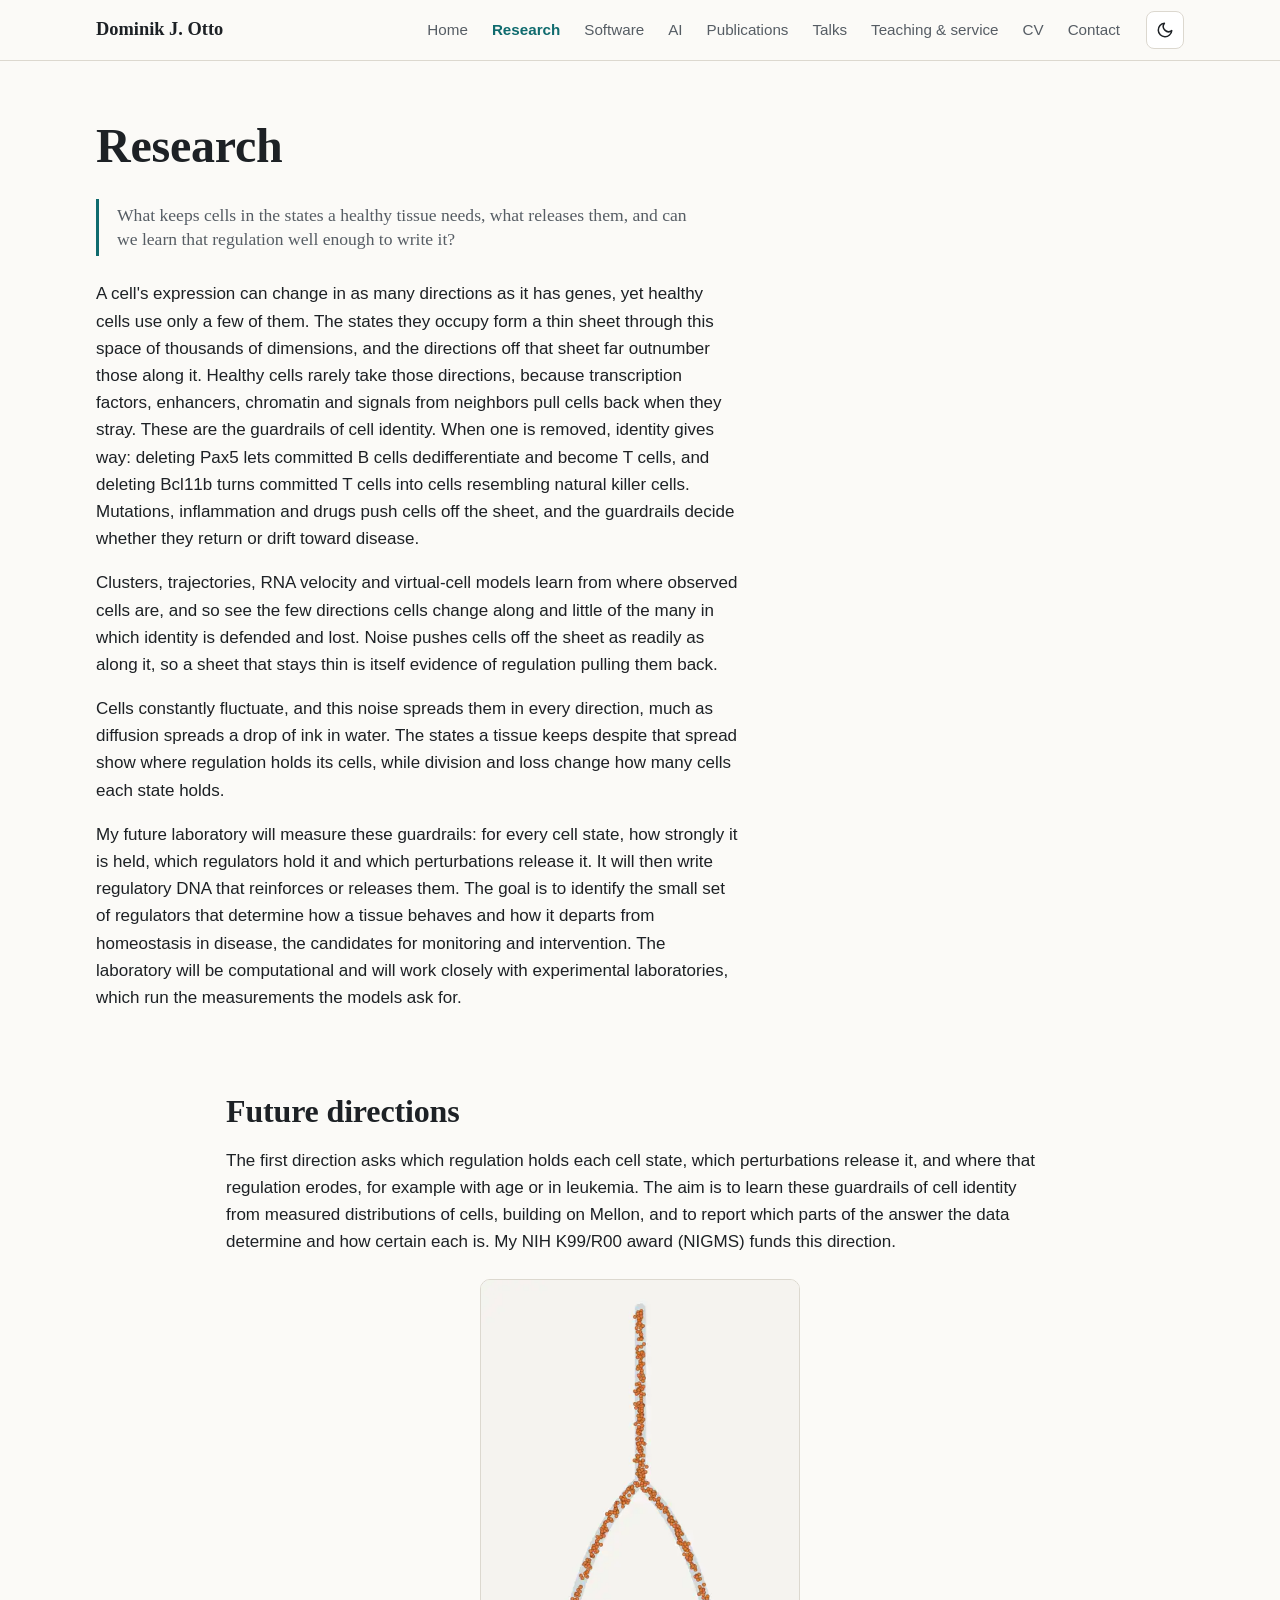
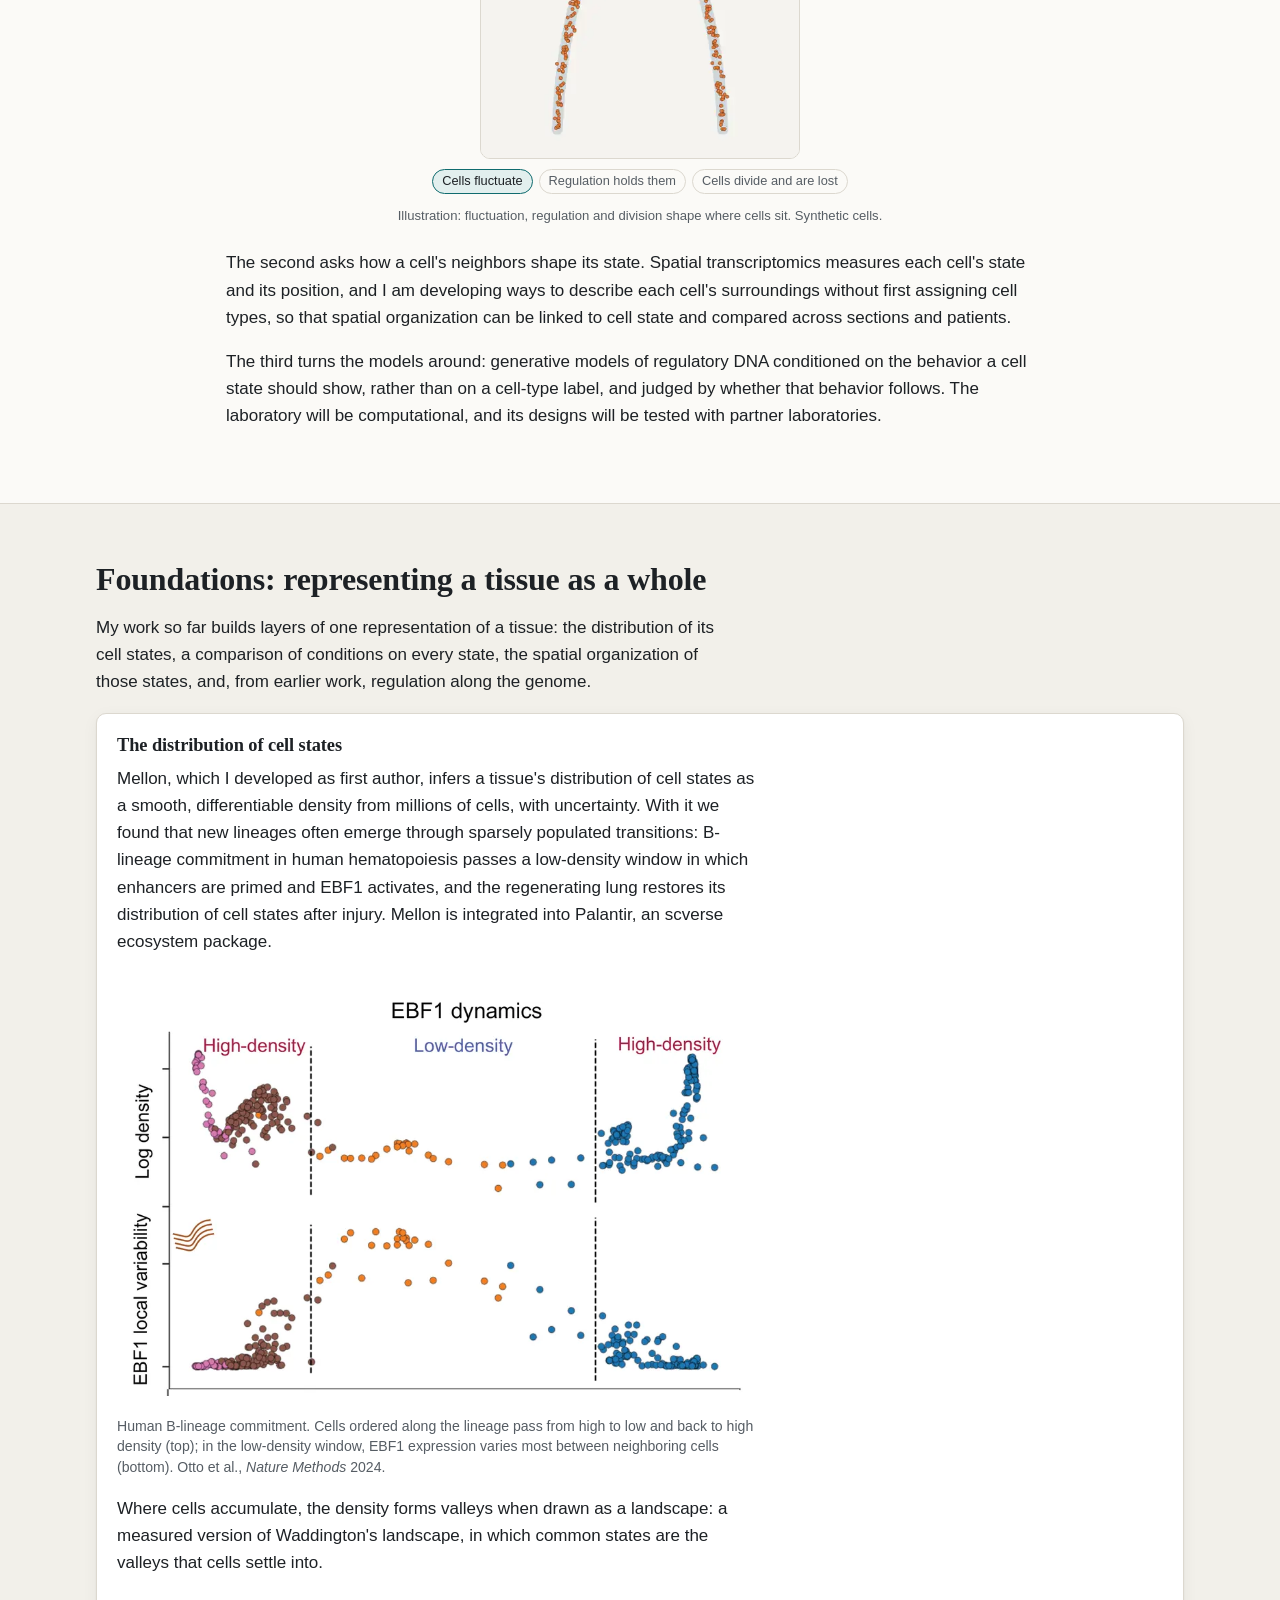
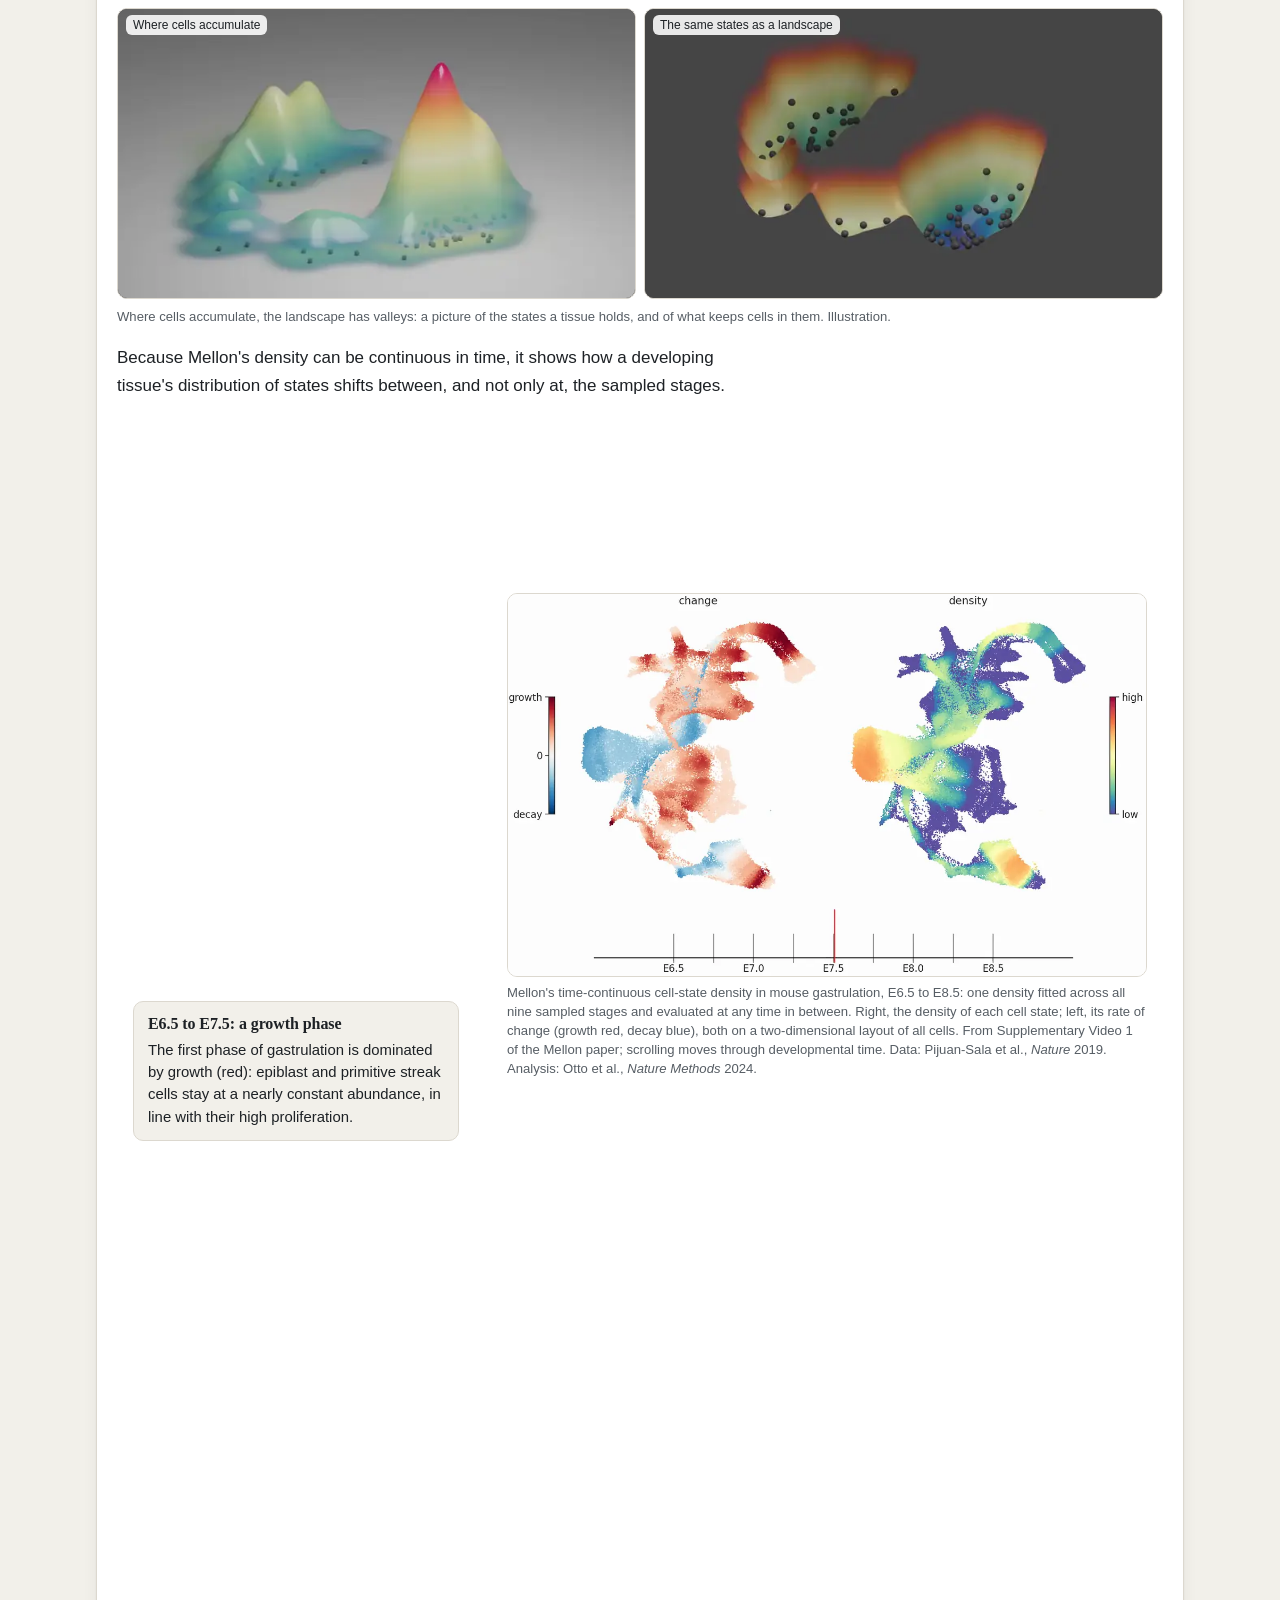
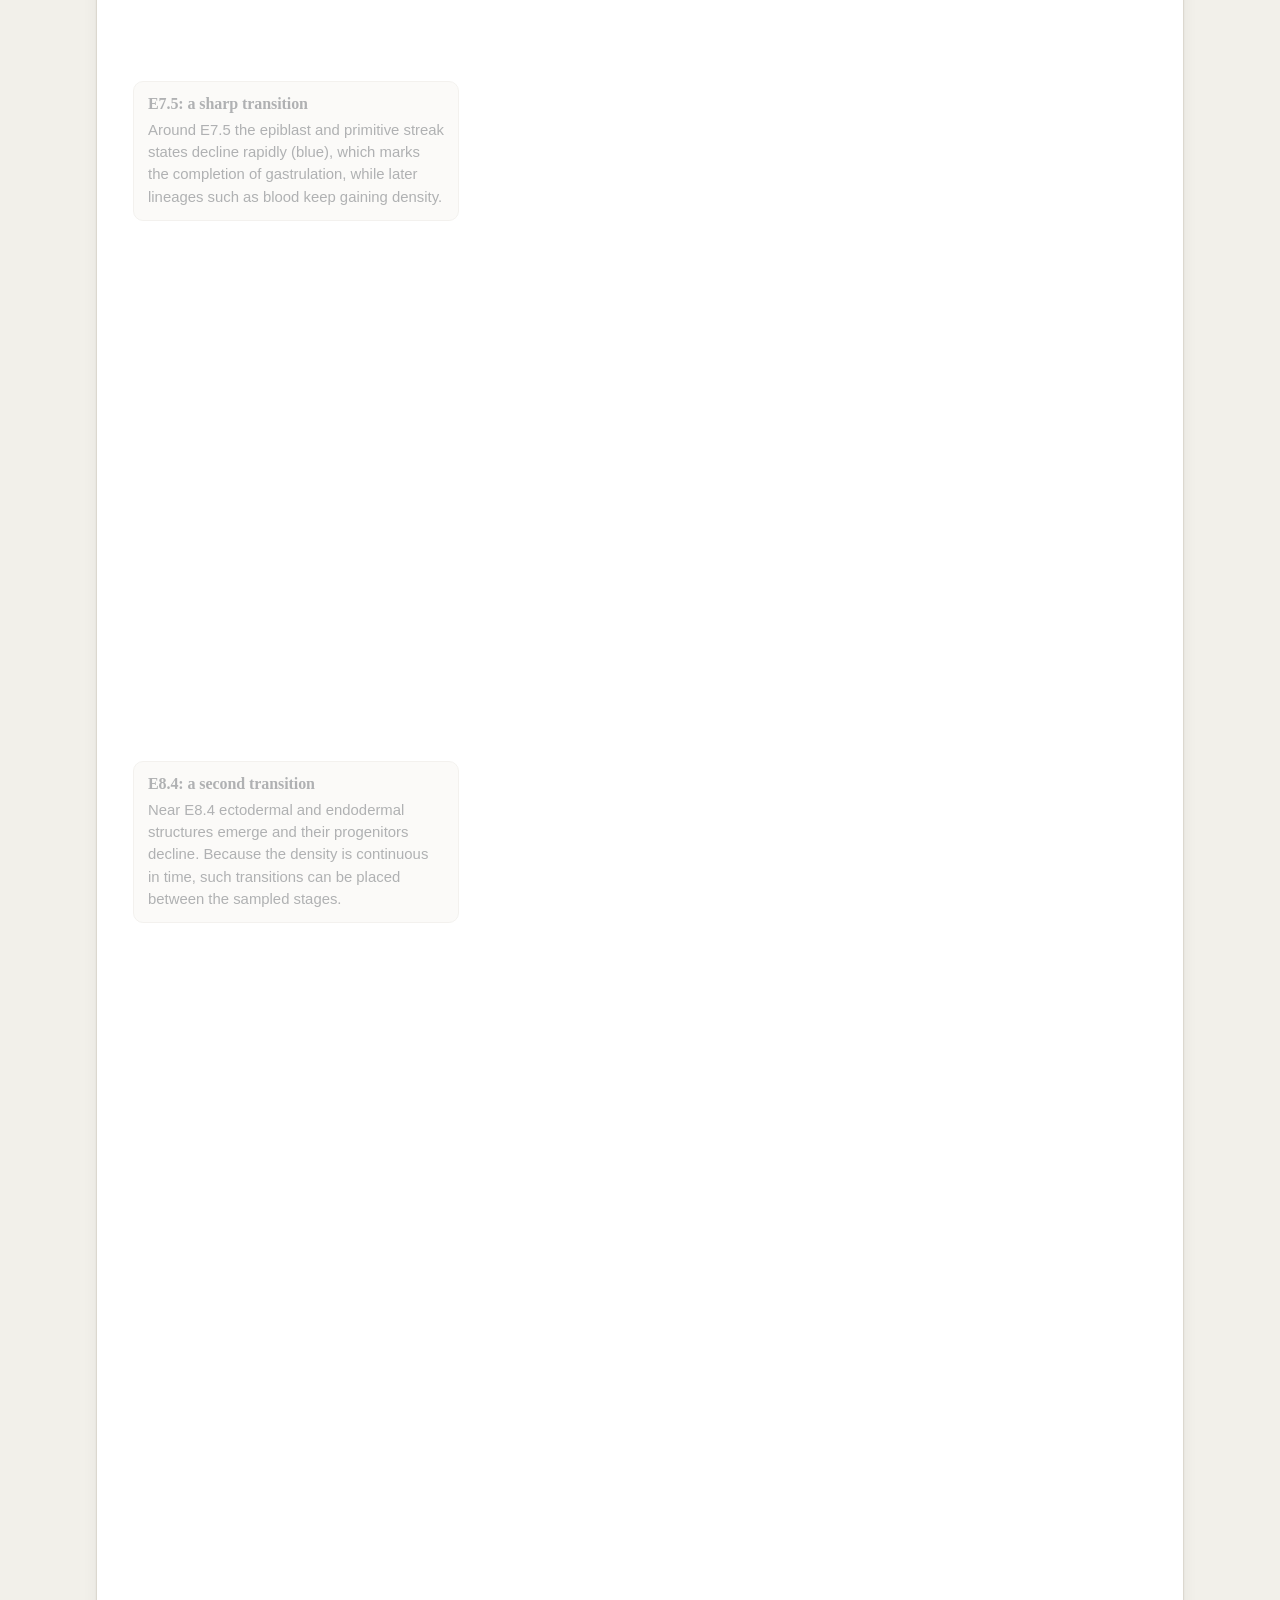
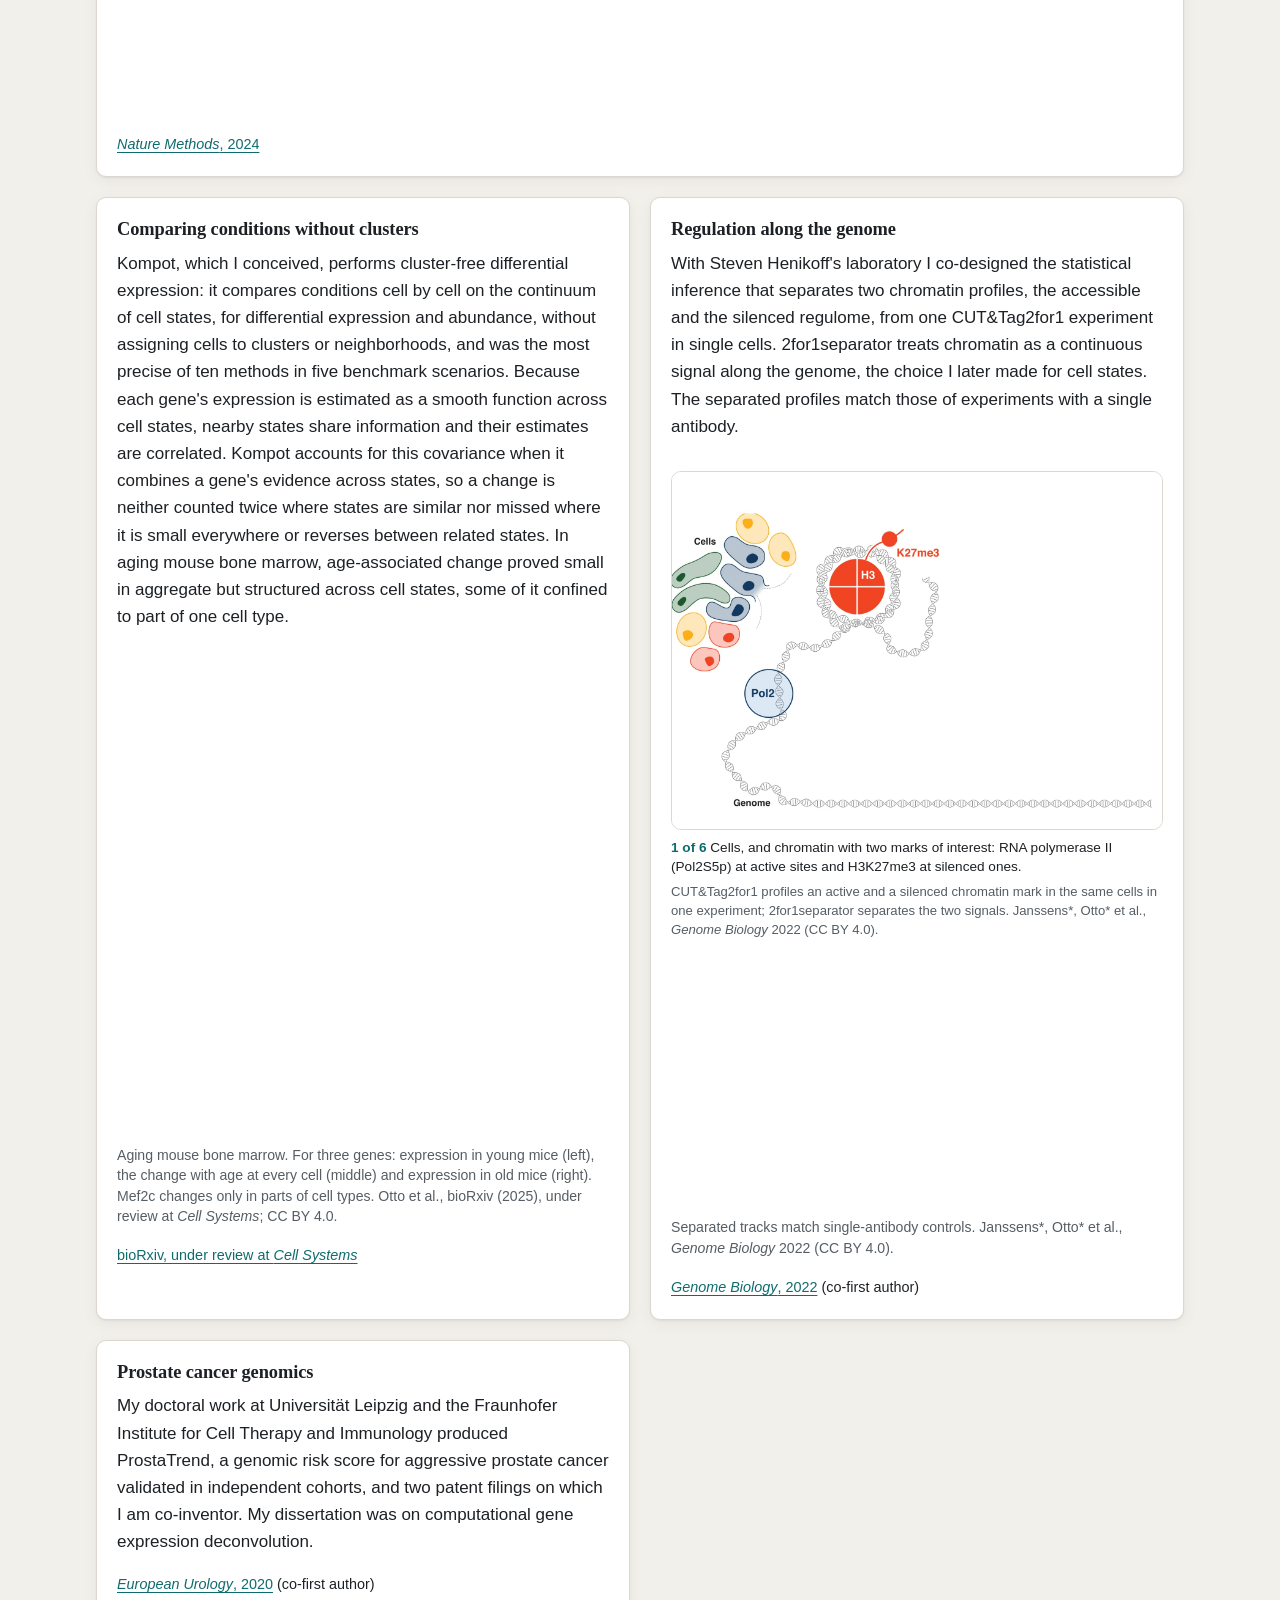
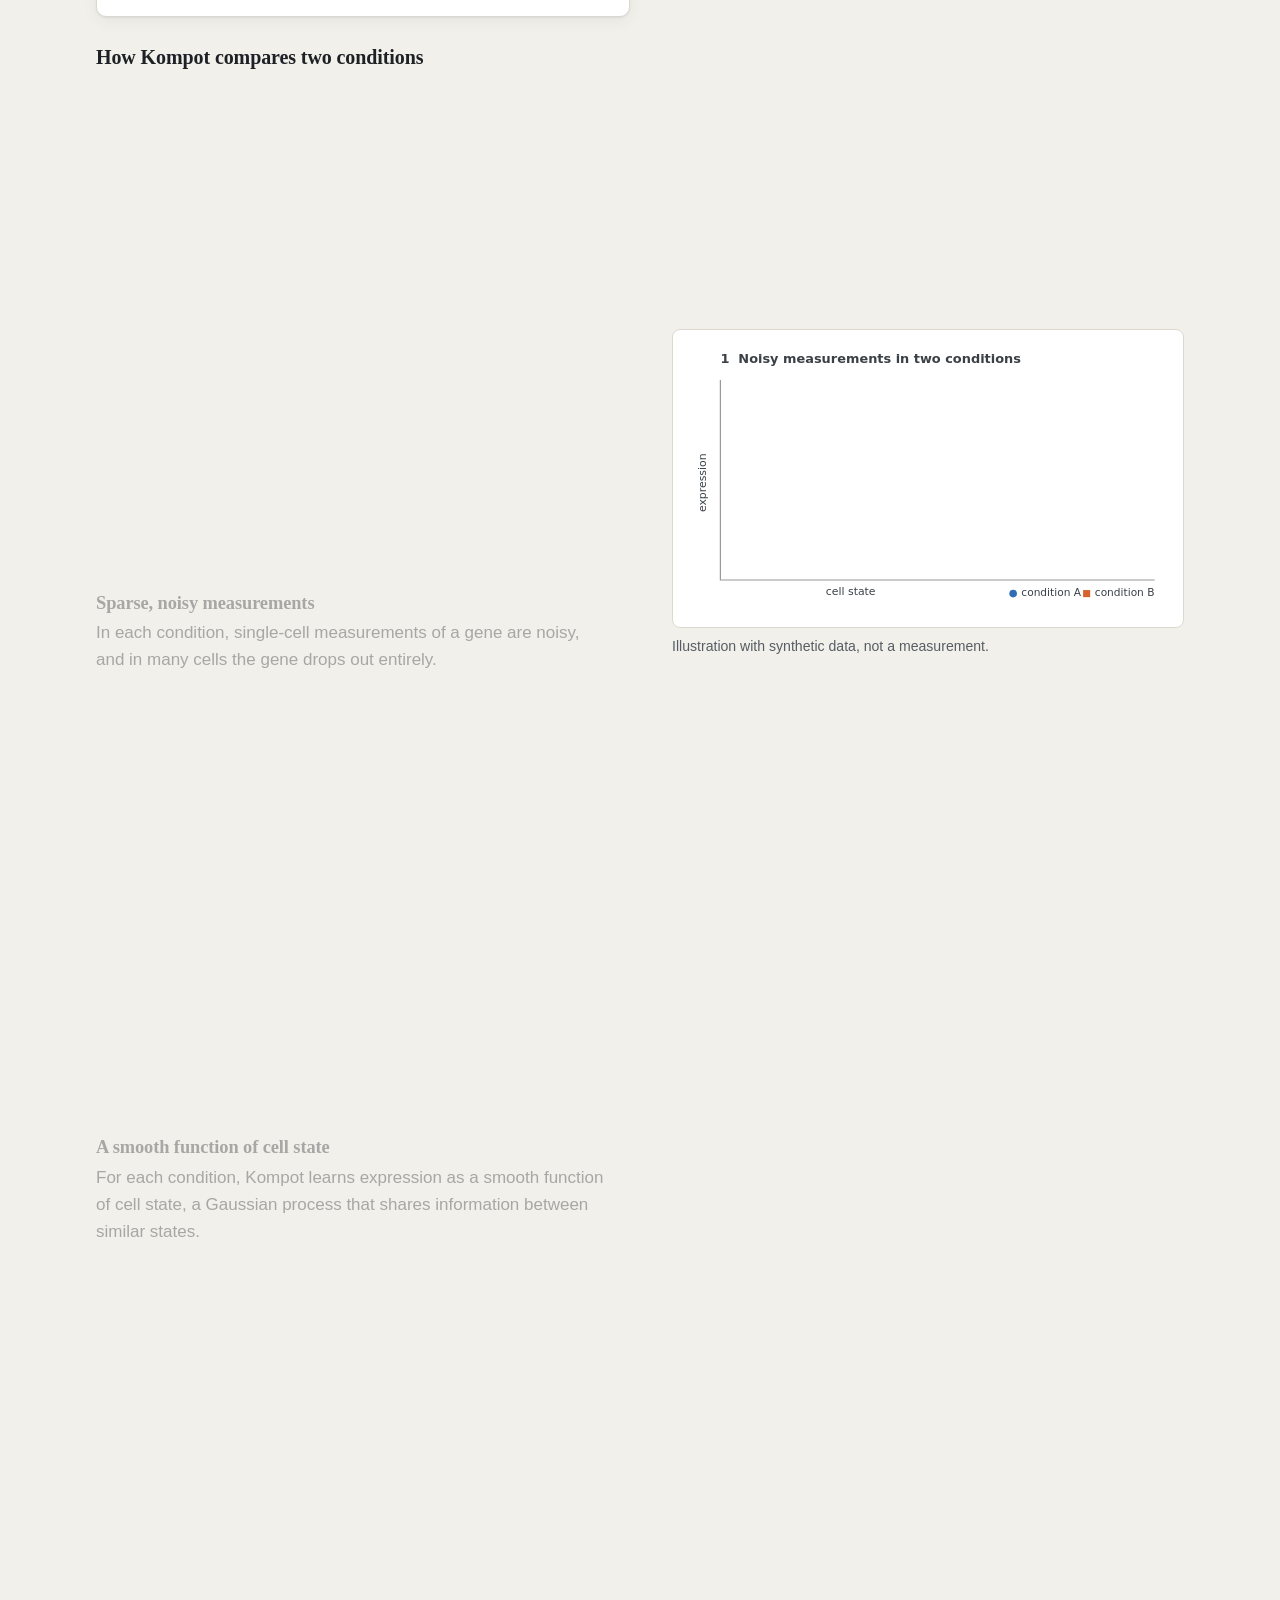
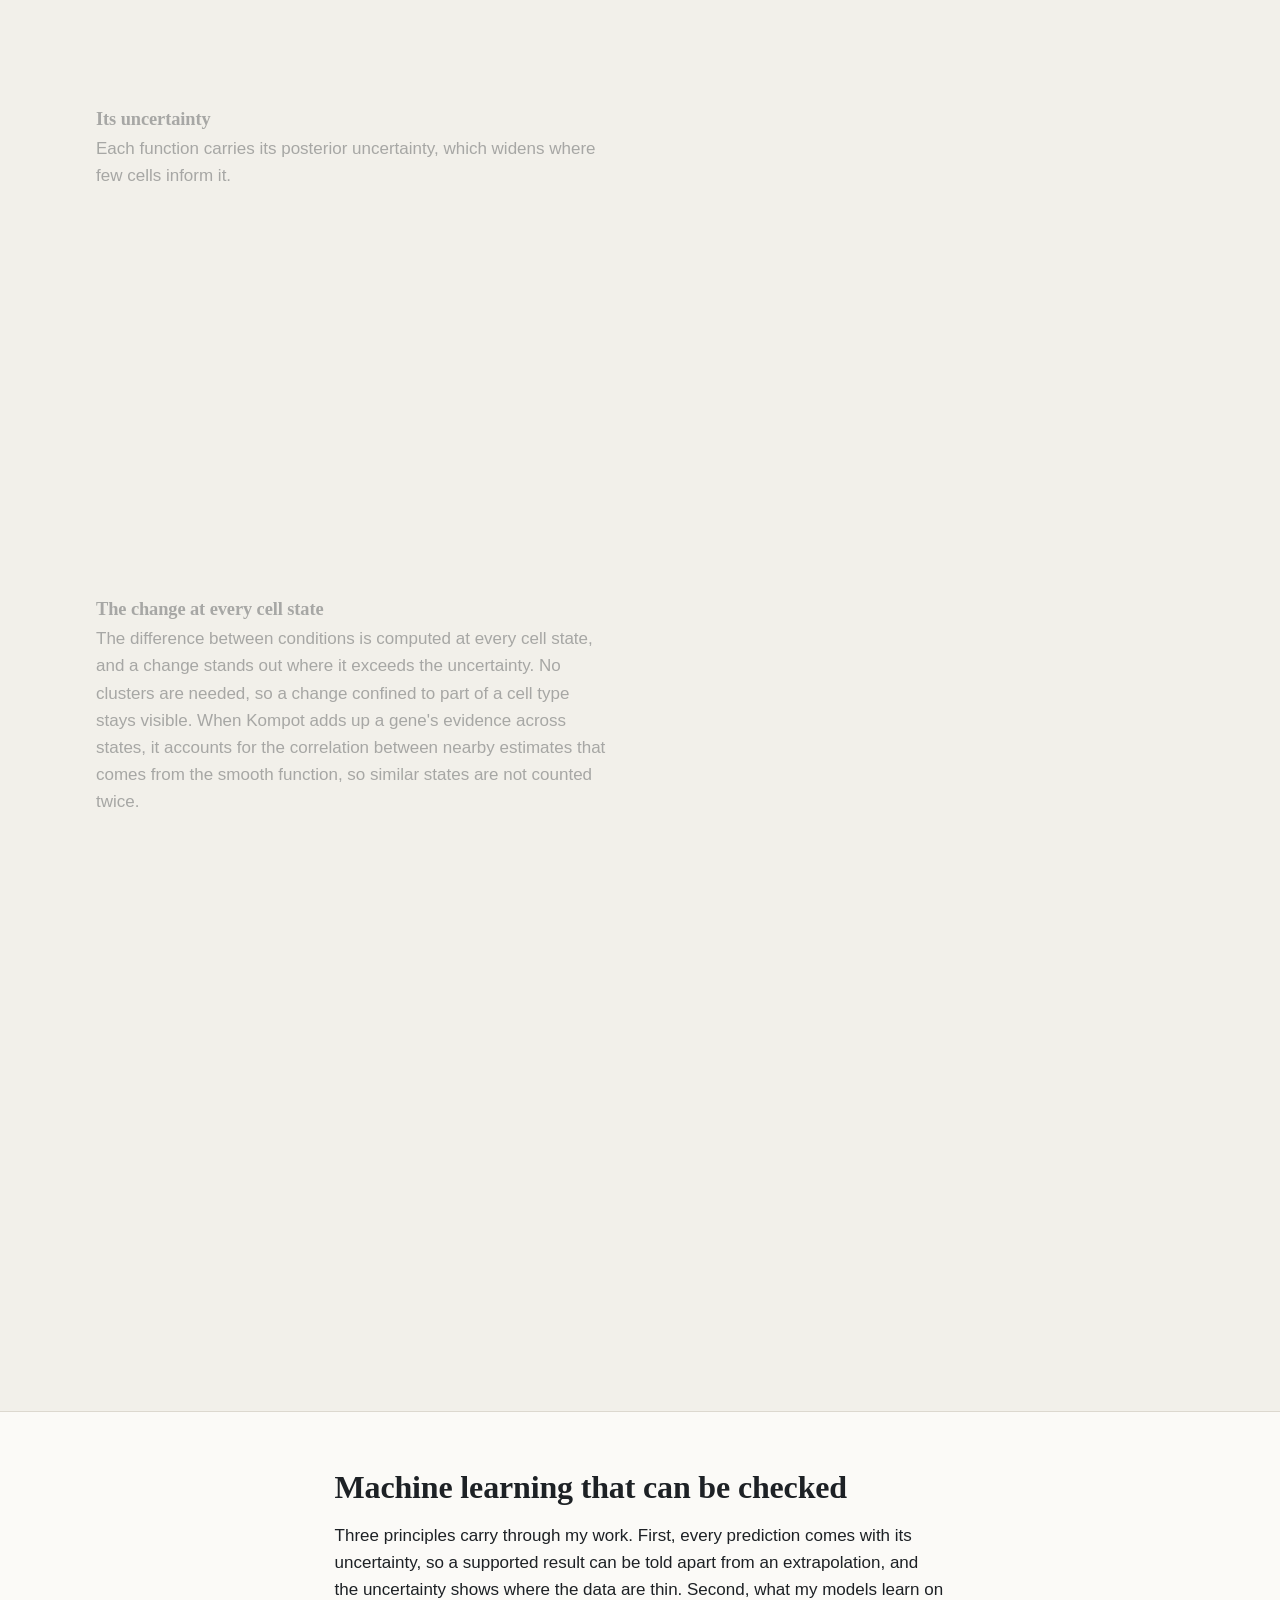
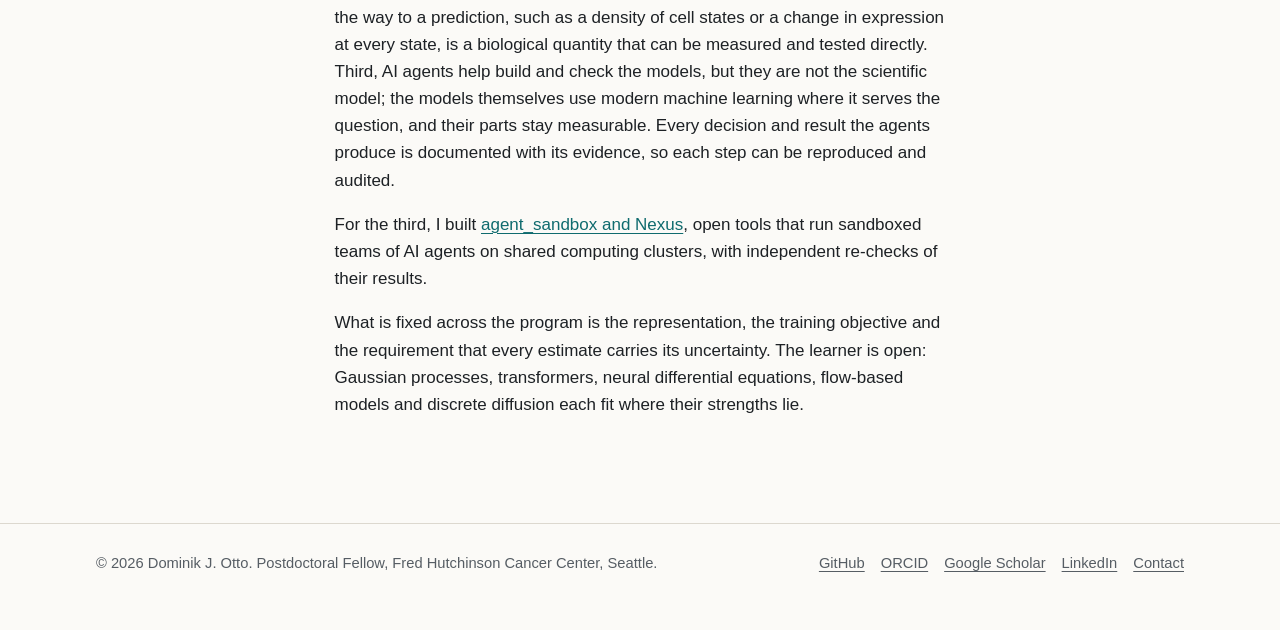
<file: research.html>
<!doctype html>
<html lang="en">
<head>
<meta charset="utf-8">
<meta name="viewport" content="width=device-width, initial-scale=1">
<title>Research | Dominik J. Otto</title>
<meta name="description" content="Research program of Dominik J. Otto: the guardrails of cell identity, spatial context and regulatory sequence design, built on a continuous, probabilistic representation of the tissue.">
<meta name="author" content="Dominik J. Otto">
<meta name="color-scheme" content="light dark">
<meta name="theme-color" content="#fbfaf7" media="(prefers-color-scheme: light)">
<meta name="theme-color" content="#111416" media="(prefers-color-scheme: dark)">
<meta name="referrer" content="strict-origin-when-cross-origin">
<meta http-equiv="Content-Security-Policy" content="default-src 'self'; script-src 'self' 'sha256-UGD8TD5S4NwaPHB6+f7hoa4Rsti+CuU7B2qfrtpLj6g='; style-src 'self'; img-src 'self' data:; media-src 'self'; font-src 'self'; connect-src 'none'; frame-src 'none'; object-src 'none'; base-uri 'self'; form-action 'none'">
<link rel="canonical" href="https://katosh.github.io/research.html">
<link rel="icon" href="img/favicon.svg" type="image/svg+xml">
<meta property="og:type" content="website">
<meta property="og:site_name" content="Dominik J. Otto">
<meta property="og:title" content="Research: the guardrails of cell identity">
<meta property="og:description" content="What keeps cells in the states a healthy tissue needs, what releases them, and can we learn that regulation well enough to write it?">
<meta property="og:url" content="https://katosh.github.io/research.html">
<meta property="og:image" content="https://katosh.github.io/assets/og-card.png">
<meta property="og:image:width" content="1200">
<meta property="og:image:height" content="630">
<meta name="twitter:card" content="summary_large_image">
<script>document.documentElement.classList.add("js");try{var t=localStorage.getItem("theme");if(t==="light"||t==="dark")document.documentElement.dataset.theme=t}catch(e){}</script>
<link rel="stylesheet" href="css/site.css">
<link rel="stylesheet" href="assets/seq/gastrulation/gastrulation-scrolly.css">
<link rel="stylesheet" href="assets/seq/guardrails/guardrails-figure.css">
<link rel="stylesheet" href="assets/seq/waddington/waddington-figure.css">
<link rel="stylesheet" href="assets/seq/twoforone/twoforone-figure.css">
<script src="assets/seq/gastrulation/gastrulation-scrolly.js" defer></script>
<script src="assets/seq/guardrails/guardrails-figure.js" defer></script>
<script src="assets/seq/waddington/waddington-figure.js" defer></script>
<script src="assets/seq/twoforone/twoforone-figure.js" defer></script>
<script src="assets/js/kompot-compare.js" defer></script>
<script src="js/site.js" defer></script>
<script type="application/ld+json">
{
  "@context": "https://schema.org",
  "@type": "WebPage",
  "name": "Research program",
  "url": "https://katosh.github.io/research.html",
  "about": { "@id": "https://katosh.github.io/#person" },
  "author": { "@type": "Person", "@id": "https://katosh.github.io/#person", "name": "Dominik J. Otto" }
}
</script>
</head>
<body>
<!-- HEADER:START -->
<a class="skip-link" href="#main">Skip to content</a>
<header class="site-header" data-open="false">
  <div class="wrap">
    <a class="brand" href="index.html">Dominik J. Otto</a>
    <nav class="nav" id="site-nav" aria-label="Main">
      <a href="index.html">Home</a>
      <a href="research.html" aria-current="page">Research</a>
      <a href="software.html">Software</a>
      <a href="ai.html">AI</a>
      <a href="publications.html">Publications</a>
      <a href="talks.html">Talks</a>
      <a href="teaching.html">Teaching &amp; service</a>
      <a href="cv.pdf">CV</a>
      <a href="contact.html">Contact</a>
    </nav>
    <button class="icon-btn theme-toggle" type="button" aria-label="Switch theme"><svg class="i-sun" viewBox="0 0 24 24" fill="none" stroke="currentColor" stroke-width="2" stroke-linecap="round" aria-hidden="true"><circle cx="12" cy="12" r="4"/><path d="M12 2v2M12 20v2M4.9 4.9l1.4 1.4M17.7 17.7l1.4 1.4M2 12h2M20 12h2M4.9 19.1l1.4-1.4M17.7 6.3l1.4-1.4"/></svg><svg class="i-moon" viewBox="0 0 24 24" fill="none" stroke="currentColor" stroke-width="2" stroke-linecap="round" stroke-linejoin="round" aria-hidden="true"><path d="M21 12.8A9 9 0 1 1 11.2 3a7 7 0 0 0 9.8 9.8z"/></svg></button>
    <button class="icon-btn nav-toggle" type="button" aria-controls="site-nav" aria-expanded="false" aria-label="Menu"><svg viewBox="0 0 24 24" fill="none" stroke="currentColor" stroke-width="2" stroke-linecap="round" aria-hidden="true"><path d="M4 7h16M4 12h16M4 17h16"/></svg></button>
  </div>
</header>
<!-- HEADER:END -->

<main id="main">

<section class="page-head">
  <div class="wrap">
    <h1>Research</h1>
    <p class="question">What keeps cells in the states a healthy tissue needs, what releases them, and can we learn that regulation well enough to write it?</p>
    <div class="prose">
      <p>A cell's expression can change in as many directions as it has genes, yet healthy cells use only a few of them. The states they occupy form a thin sheet through this space of thousands of dimensions, and the directions off that sheet far outnumber those along it. Healthy cells rarely take those directions, because transcription factors, enhancers, chromatin and signals from neighbors pull cells back when they stray. These are the guardrails of cell identity. When one is removed, identity gives way: deleting Pax5 lets committed B cells dedifferentiate and become T cells, and deleting Bcl11b turns committed T cells into cells resembling natural killer cells. Mutations, inflammation and drugs push cells off the sheet, and the guardrails decide whether they return or drift toward disease.</p>
      <p>Clusters, trajectories, RNA velocity and virtual-cell models learn from where observed cells are, and so see the few directions cells change along and little of the many in which identity is defended and lost. Noise pushes cells off the sheet as readily as along it, so a sheet that stays thin is itself evidence of regulation pulling them back.</p>
      <p>Cells constantly fluctuate, and this noise spreads them in every direction, much as diffusion spreads a drop of ink in water. The states a tissue keeps despite that spread show where regulation holds its cells, while division and loss change how many cells each state holds.</p>
      <p>My future laboratory will measure these guardrails: for every cell state, how strongly it is held, which regulators hold it and which perturbations release it. It will then write regulatory DNA that reinforces or releases them. The goal is to identify the small set of regulators that determine how a tissue behaves and how it departs from homeostasis in disease, the candidates for monitoring and intervention. The laboratory will be computational and will work closely with experimental laboratories, which run the measurements the models ask for.</p>
    </div>
  </div>
</section>

<section class="section" id="directions">
  <div class="wrap prose wide">
    <h2>Future directions</h2>
    <p id="guardrails">The first direction asks which regulation holds each cell state, which perturbations release it, and where that regulation erodes, for example with age or in leukemia. The aim is to learn these guardrails of cell identity from measured distributions of cells, building on Mellon, and to report which parts of the answer the data determine and how certain each is. My NIH K99/R00 award (NIGMS) funds this direction.</p>
    <figure class="grf" data-grf data-base="assets/seq/guardrails/">
      <img class="grf-still" src="assets/seq/guardrails/still-triptych.webp" width="976" height="480" loading="lazy"
           alt="Three panels of synthetic cells on a branching tree of states: cells spread away from the tree, cells held close to it, and cell lineages that divide and are lost along it.">
      <div class="grf-card">
        <img src="assets/seq/guardrails/poster.webp" width="480" height="720" loading="lazy" alt="">
        <canvas class="grf-canvas" width="480" height="720" role="img"
                aria-label="Synthetic cells on a branching tree of states: first spreading away from it, then held close to it, then dividing and being lost along it, as the page scrolls."></canvas>
      </div>
      <ol class="grf-stages" aria-hidden="true">
        <li>Cells fluctuate</li>
        <li>Regulation holds them</li>
        <li>Cells divide and are lost</li>
      </ol>
      <figcaption>Illustration: fluctuation, regulation and division shape where cells sit. Synthetic cells.</figcaption>
    </figure>
    <p id="context">The second asks how a cell's neighbors shape its state. Spatial transcriptomics measures each cell's state and its position, and I am developing ways to describe each cell's surroundings without first assigning cell types, so that spatial organization can be linked to cell state and compared across sections and patients.</p>
    <p id="design">The third turns the models around: generative models of regulatory DNA conditioned on the behavior a cell state should show, rather than on a cell-type label, and judged by whether that behavior follows. The laboratory will be computational, and its designs will be tested with partner laboratories.</p>
  </div>
</section>

<section class="section alt" id="foundations">
  <div class="wrap">
    <h2>Foundations: representing a tissue as a whole</h2>
    <p class="prose">My work so far builds layers of one representation of a tissue: the distribution of its cell states, a comparison of conditions on every state, the spatial organization of those states, and, from earlier work, regulation along the genome.</p>
    <div class="grid grid-2">
      <article class="card span-2" id="mellon-block">
        <h3>The distribution of cell states</h3>
        <p>Mellon, which I developed as first author, infers a tissue's distribution of cell states as a smooth, differentiable density from millions of cells, with uncertainty. With it we found that new lineages often emerge through sparsely populated transitions: B-lineage commitment in human hematopoiesis passes a low-density window in which enhancers are primed and EBF1 activates, and the regenerating lung restores its distribution of cell states after injury. Mellon is integrated into Palantir, an scverse ecosystem package.</p>
        <figure class="narrow-figure">
          <div class="figure-panel">
            <img src="assets/img/mellon-bcell-ebf1-dynamics.webp" srcset="assets/img/mellon-bcell-ebf1-dynamics.webp 1x, assets/img/mellon-bcell-ebf1-dynamics@2x.webp 2x" width="900" height="581" loading="lazy"
                 alt="Two panels along the B-cell lineage: log density is high, then low, then high again; EBF1 local variability peaks in the low-density window.">
          </div>
          <figcaption>Human B-lineage commitment. Cells ordered along the lineage pass from high to low and back to high density (top); in the low-density window, EBF1 expression varies most between neighboring cells (bottom). Otto et al., <em>Nature Methods</em> 2024.</figcaption>
        </figure>
        <p>Where cells accumulate, the density forms valleys when drawn as a landscape: a measured version of Waddington's landscape, in which common states are the valleys that cells settle into.</p>
        <figure class="wdf" data-wdf data-base="assets/seq/waddington/">
          <div class="wdf-pair">
            <div class="wdf-panel">
              <img src="assets/seq/waddington/poster-density.webp" width="640" height="360" loading="lazy"
                   alt="A smooth surface whose height is cell-state density, with cells as dots; the tallest peak is where most cells sit.">
              <canvas data-seq="density" width="640" height="360" aria-hidden="true"></canvas>
              <p class="wdf-label">Where cells accumulate</p>
            </div>
            <div class="wdf-panel">
              <img src="assets/seq/waddington/poster-landscape.webp" width="640" height="360" loading="lazy"
                   alt="The same states drawn as a landscape of valleys and ridges; the cells collect in the deepest valley.">
              <canvas data-seq="landscape" width="640" height="360" aria-hidden="true"></canvas>
              <p class="wdf-label">The same states as a landscape</p>
            </div>
          </div>
          <figcaption>Where cells accumulate, the landscape has valleys: a picture of the states a tissue holds, and of what keeps cells in them. Illustration.</figcaption>
        </figure>
        <p>Because Mellon's density can be continuous in time, it shows how a developing tissue's distribution of states shifts between, and not only at, the sampled stages.</p>
        <section class="tsd" data-tsd-scrolly data-base="assets/seq/gastrulation/" data-frames="41" data-e-start="6.5" data-e-end="8.5" aria-labelledby="tsd-title">
          <h3 id="tsd-title" class="visually-hidden">Cell-state density as a function of time: mouse gastrulation</h3>
          <div class="tsd-stage">
            <div class="tsd-inner">
              <figure class="tsd-figure">
                <div class="tsd-card">
                  <img class="tsd-poster" src="assets/seq/gastrulation/poster.webp" width="1200" height="720" loading="lazy"
                       alt="Two maps of all cells from mouse gastrulation at embryonic day 7.5: left, the rate at which the density of each cell state changes over time (growth red, decay blue); right, the cell-state density (low blue, high red); a timeline from E6.5 to E8.5 below.">
                  <canvas class="tsd-canvas" width="1200" height="720" role="img"
                          aria-label="The same two maps, advancing from E6.5 to E8.5 as the page scrolls."></canvas>
                  <p class="tsd-readout" aria-hidden="true">E7.50</p>
                </div>
                <figcaption>Mellon's time-continuous cell-state density in mouse gastrulation, E6.5 to E8.5: one density fitted across all nine sampled stages and evaluated at any time in between. Right, the density of each cell state; left, its rate of change (growth red, decay blue), both on a two-dimensional layout of all cells. From Supplementary Video 1 of the Mellon paper; scrolling moves through developmental time. Data: Pijuan-Sala et al., <em>Nature</em> 2019. Analysis: Otto et al., <em>Nature Methods</em> 2024.</figcaption>
              </figure>
            </div>
          </div>
          <ol class="tsd-steps">
            <li class="tsd-step" data-e-from="6.5">
              <h3>E6.5 to E7.5: a growth phase</h3>
              <p>The first phase of gastrulation is dominated by growth (red): epiblast and primitive streak cells stay at a nearly constant abundance, in line with their high proliferation.</p>
            </li>
            <li class="tsd-step" data-e-from="7.5">
              <h3>E7.5: a sharp transition</h3>
              <p>Around E7.5 the epiblast and primitive streak states decline rapidly (blue), which marks the completion of gastrulation, while later lineages such as blood keep gaining density.</p>
            </li>
            <li class="tsd-step" data-e-from="8.4">
              <h3>E8.4: a second transition</h3>
              <p>Near E8.4 ectodermal and endodermal structures emerge and their progenitors decline. Because the density is continuous in time, such transitions can be placed between the sampled stages.</p>
            </li>
          </ol>
        </section>
        <p class="small"><a href="https://doi.org/10.1038/s41592-024-02302-w"><em>Nature Methods</em>, 2024</a></p>
      </article>
      <article class="card">
        <h3>Comparing conditions without clusters</h3>
        <p>Kompot, which I conceived, performs cluster-free differential expression: it compares conditions cell by cell on the continuum of cell states, for differential expression and abundance, without assigning cells to clusters or neighborhoods, and was the most precise of ten methods in five benchmark scenarios. Because each gene's expression is estimated as a smooth function across cell states, nearby states share information and their estimates are correlated. Kompot accounts for this covariance when it combines a gene's evidence across states, so a change is neither counted twice where states are similar nor missed where it is small everywhere or reverses between related states. In aging mouse bone marrow, age-associated change proved small in aggregate but structured across cell states, some of it confined to part of one cell type.</p>
        <figure>
          <div class="figure-panel">
            <img src="assets/img/kompot-aging-foldchange.webp" srcset="assets/img/kompot-aging-foldchange.webp 1x, assets/img/kompot-aging-foldchange@2x.webp 2x" width="1000" height="965" loading="lazy"
                 alt="For the genes H2-Q7, Mef2c and Dynll1, three embeddings of mouse bone marrow cells: smoothed expression in young mice, the young-to-old log fold change per cell, and smoothed expression in old mice.">
          </div>
          <figcaption>Aging mouse bone marrow. For three genes: expression in young mice (left), the change with age at every cell (middle) and expression in old mice (right). Mef2c changes only in parts of cell types. Otto et al., bioRxiv (2025), under review at <em>Cell Systems</em>; CC BY 4.0.</figcaption>
        </figure>
        <p class="small"><a href="https://doi.org/10.1101/2025.06.03.657769">bioRxiv, under review at <em>Cell Systems</em></a></p>
      </article>
      <article class="card">
        <h3>Regulation along the genome</h3>
        <p>With Steven Henikoff's laboratory I co-designed the statistical inference that separates two chromatin profiles, the accessible and the silenced regulome, from one CUT&amp;Tag2for1 experiment in single cells. 2for1separator treats chromatin as a continuous signal along the genome, the choice I later made for cell states. The separated profiles match those of experiments with a single antibody.</p>
        <figure class="tfo" data-tfo>
          <div class="tfo-card">
            <img src="assets/seq/twoforone/step1.webp" width="1600" height="1167" loading="lazy" alt="" data-step="Cells, and chromatin with two marks of interest: RNA polymerase II (Pol2S5p) at active sites and H3K27me3 at silenced ones.">
            <img src="assets/seq/twoforone/step2.webp" width="1600" height="1167" loading="lazy" alt="" data-step="One experiment, two antibodies: each binds one of the two marks.">
            <img src="assets/seq/twoforone/step3.webp" width="1600" height="1167" loading="lazy" alt="" data-step="The Tn5 enzyme, tethered to the antibodies, cuts the DNA next to each mark.">
            <img src="assets/seq/twoforone/step4.webp" width="1600" height="1167" loading="lazy" alt="" data-step="The cuts release short fragments at Pol2 and longer, nucleosome-wrapped fragments at H3K27me3.">
            <img src="assets/seq/twoforone/step5.webp" width="1600" height="1167" loading="lazy" alt="" data-step="So each mark has its own typical fragment lengths, but no read says which mark it came from.">
            <img class="tfo-final" src="assets/seq/twoforone/step6.webp" width="1600" height="1167" loading="lazy" data-step="Along the genome, the cuts of both marks mix; 2for1separator uses where fragments of each length co-occur to separate the two signals in every cell."
                 alt="CUT&amp;Tag2for1 cartoon: cells; chromatin with RNA polymerase II and an H3K27me3-marked nucleosome, each bound by its own antibody and cut by tethered Tn5; short fragments come from polymerase sites and long ones from H3K27me3; an inset shows the two marks' different fragment-length distributions; along the genome, cut density is coloured by fragment length.">
          </div>
          <p class="tfo-step" aria-live="polite"></p>
          <figcaption>CUT&amp;Tag2for1 profiles an active and a silenced chromatin mark in the same cells in one experiment; 2for1separator separates the two signals. Janssens*, Otto* et al., <em>Genome Biology</em> 2022 (CC BY 4.0).</figcaption>
        </figure>
        <figure>
          <div class="figure-panel">
            <img src="assets/img/twoforone-tracks.webp" srcset="assets/img/twoforone-tracks.webp 1x, assets/img/twoforone-tracks@2x.webp 2x" width="1000" height="458" loading="lazy"
                 alt="Genome tracks: the mixed CUT&amp;Tag2for1 signal, single-antibody profiles of RNA polymerase II and H3K27me3, and the two tracks separated by 2for1separator, which match the single-antibody profiles.">
          </div>
          <figcaption>Separated tracks match single-antibody controls. Janssens*, Otto* et al., <em>Genome Biology</em> 2022 (CC BY 4.0).</figcaption>
        </figure>
        <p class="small"><a href="https://doi.org/10.1186/s13059-022-02642-w"><em>Genome Biology</em>, 2022</a> (co-first author)</p>
      </article>
      <article class="card">
        <h3>Prostate cancer genomics</h3>
        <p>My doctoral work at Universität Leipzig and the Fraunhofer Institute for Cell Therapy and Immunology produced ProstaTrend, a genomic risk score for aggressive prostate cancer validated in independent cohorts, and two patent filings on which I am co-inventor. My dissertation was on computational gene expression deconvolution.</p>
        <p class="small"><a href="https://doi.org/10.1016/j.eururo.2020.06.001"><em>European Urology</em>, 2020</a> (co-first author)</p>
      </article>
    </div>

    <h3 id="kompot-how">How Kompot compares two conditions</h3>
    <!-- Scroll-driven figure 2 of 2: the kompot-compare module (assets/js/), stepped by scrolling (js/site.js). -->
    <div class="scrolly" data-scrolly>
      <figure class="scrolly-graphic">
        <div class="figure-panel themed">
          <canvas class="anim-kompot" data-scroll-anim="kompot-compare" data-seed="3" role="img"
                  aria-label="Illustration: expression of one gene along cell states in two conditions, as noisy measurements, then smooth functions with uncertainty bands, then the difference at every state, highlighted where it exceeds the uncertainty."></canvas>
        </div>
        <figcaption class="scrolly-caption">Illustration with synthetic data, not a measurement.</figcaption>
      </figure>
      <ol class="scrolly-steps">
        <li class="step">
          <h3>Sparse, noisy measurements</h3>
          <p>In each condition, single-cell measurements of a gene are noisy, and in many cells the gene drops out entirely.</p>
        </li>
        <li class="step">
          <h3>A smooth function of cell state</h3>
          <p>For each condition, Kompot learns expression as a smooth function of cell state, a Gaussian process that shares information between similar states.</p>
        </li>
        <li class="step">
          <h3>Its uncertainty</h3>
          <p>Each function carries its posterior uncertainty, which widens where few cells inform it.</p>
        </li>
        <li class="step">
          <h3>The change at every cell state</h3>
          <p>The difference between conditions is computed at every cell state, and a change stands out where it exceeds the uncertainty. No clusters are needed, so a change confined to part of a cell type stays visible. When Kompot adds up a gene's evidence across states, it accounts for the correlation between nearby estimates that comes from the smooth function, so similar states are not counted twice.</p>
        </li>
      </ol>
    </div>
  </div>
</section>

<section class="section" id="principles">
  <div class="wrap prose">
    <h2>Machine learning that can be checked</h2>
    <p>Three principles carry through my work. First, every prediction comes with its uncertainty, so a supported result can be told apart from an extrapolation, and the uncertainty shows where the data are thin. Second, what my models learn on the way to a prediction, such as a density of cell states or a change in expression at every state, is a biological quantity that can be measured and tested directly. Third, AI agents help build and check the models, but they are not the scientific model; the models themselves use modern machine learning where it serves the question, and their parts stay measurable. Every decision and result the agents produce is documented with its evidence, so each step can be reproduced and audited.</p>
    <p>For the third, I built <a href="ai.html">agent_sandbox and Nexus</a>, open tools that run sandboxed teams of AI agents on shared computing clusters, with independent re-checks of their results.</p>
    <p>What is fixed across the program is the representation, the training objective and the requirement that every estimate carries its uncertainty. The learner is open: Gaussian processes, transformers, neural differential equations, flow-based models and discrete diffusion each fit where their strengths lie.</p>
  </div>
</section>

</main>

<!-- FOOTER:START -->
<footer class="site-footer">
  <div class="wrap">
    <p>&copy; <span id="year">2026</span> Dominik J. Otto. Postdoctoral Fellow, Fred Hutchinson Cancer Center, Seattle.</p>
    <nav aria-label="Profiles">
      <a href="https://github.com/katosh">GitHub</a>
      <a href="https://orcid.org/0000-0002-6116-053X">ORCID</a>
      <a href="https://scholar.google.com/citations?user=ujPYhPMAAAAJ">Google Scholar</a>
      <a href="https://www.linkedin.com/in/dominikotto/">LinkedIn</a>
      <a href="contact.html">Contact</a>
    </nav>
  </div>
</footer>
<!-- FOOTER:END -->
</body>
</html>
</file>
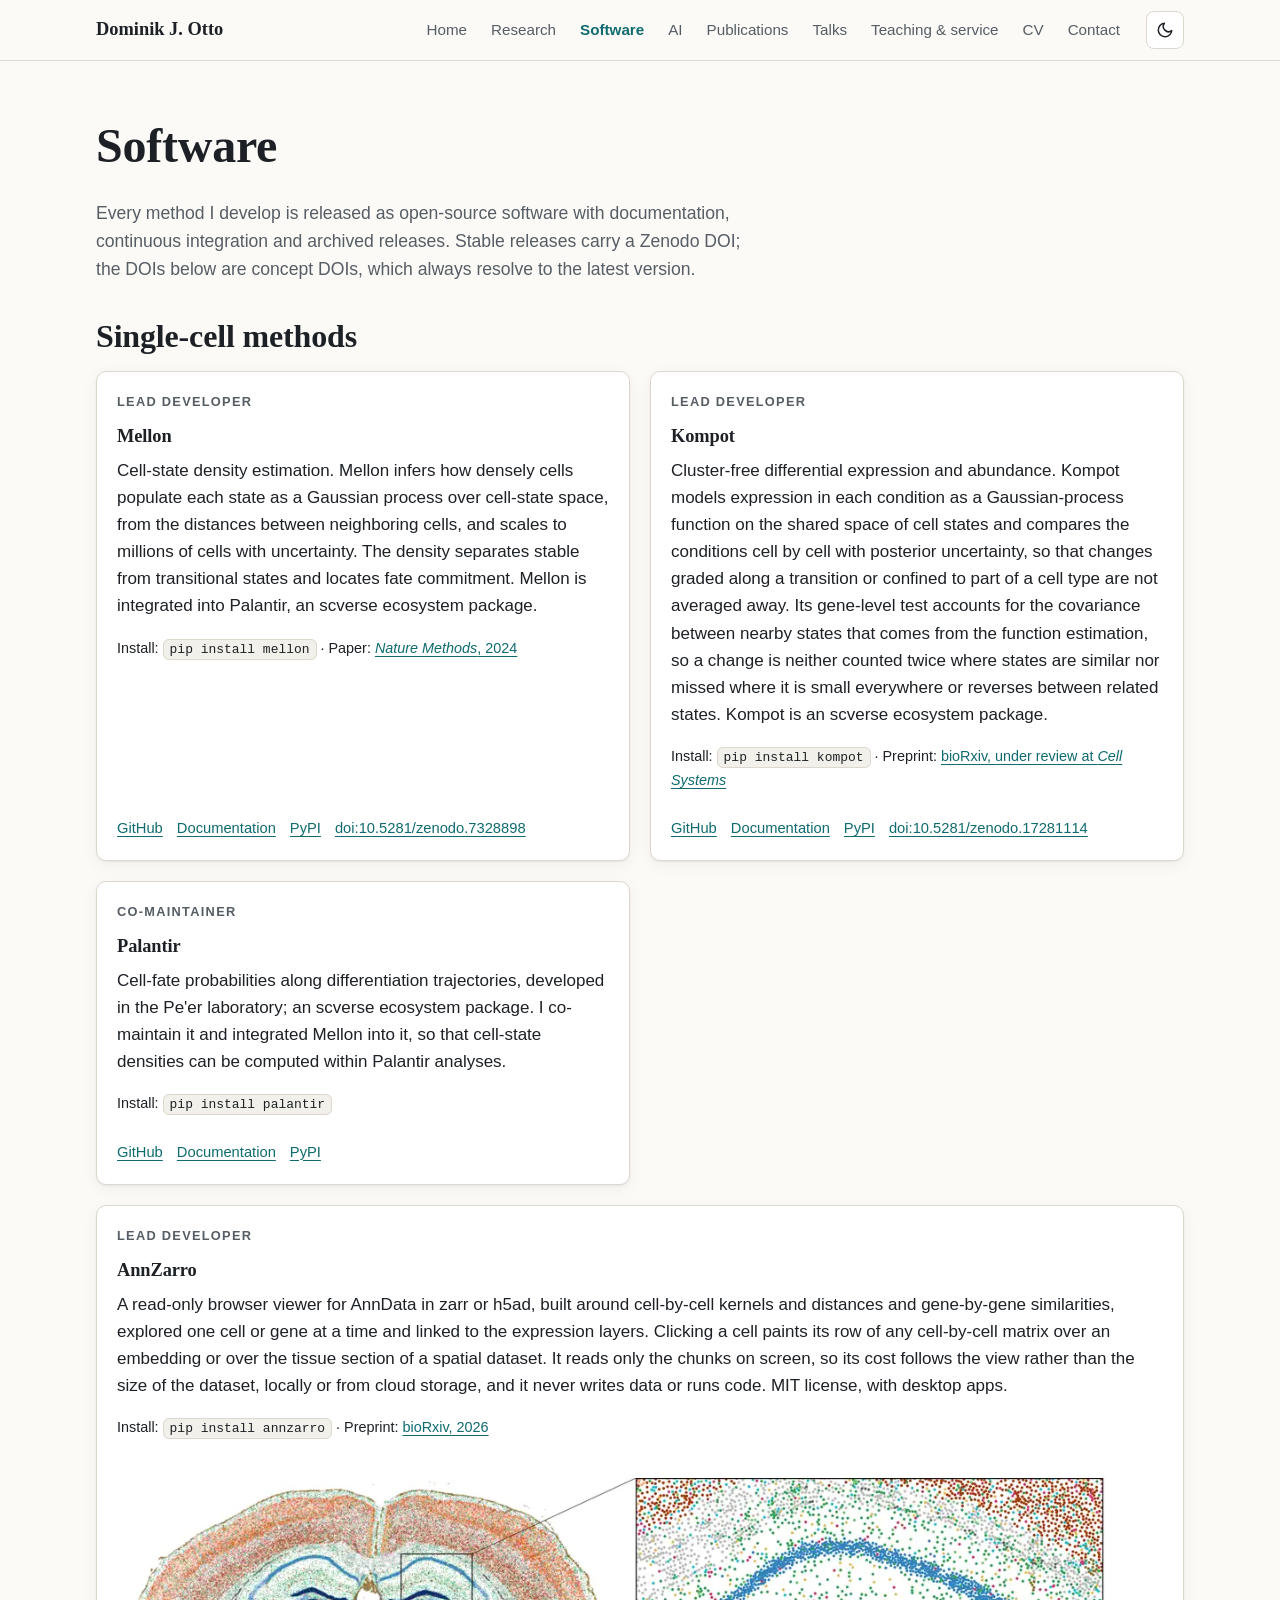
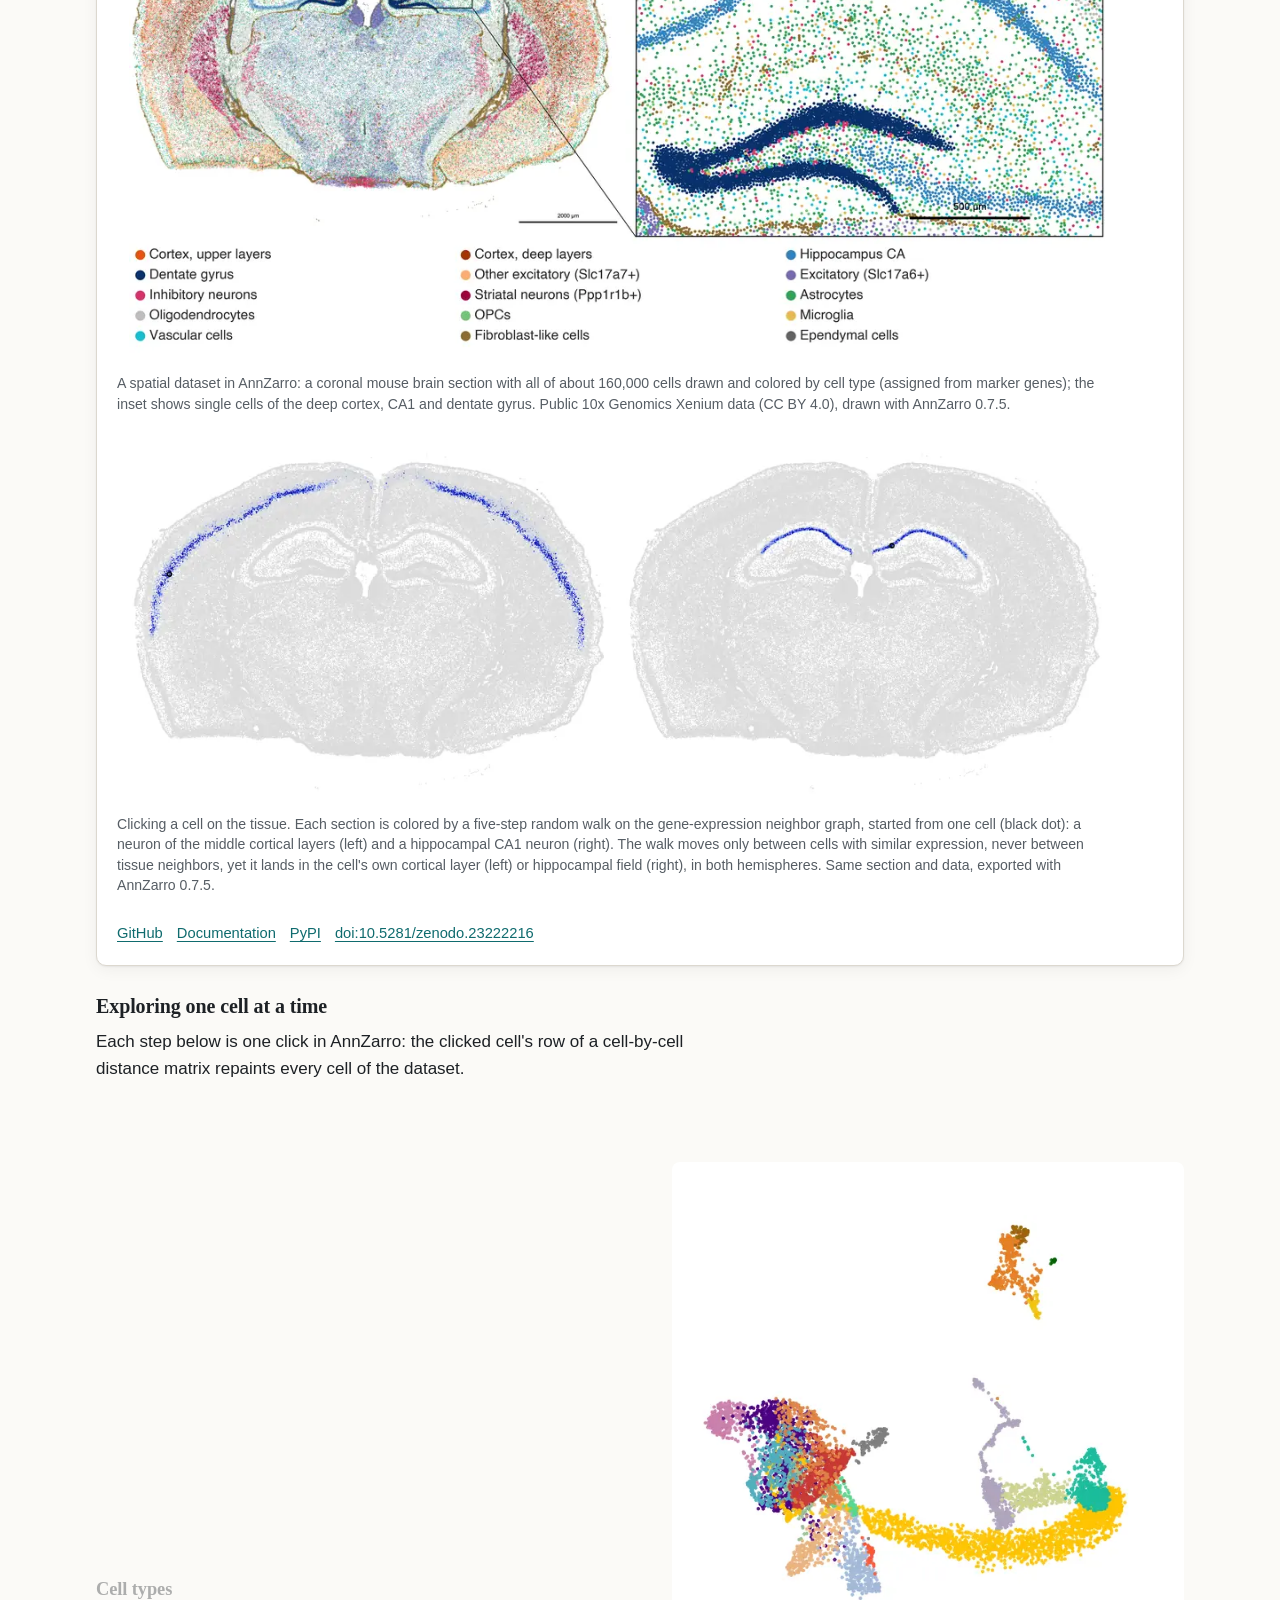
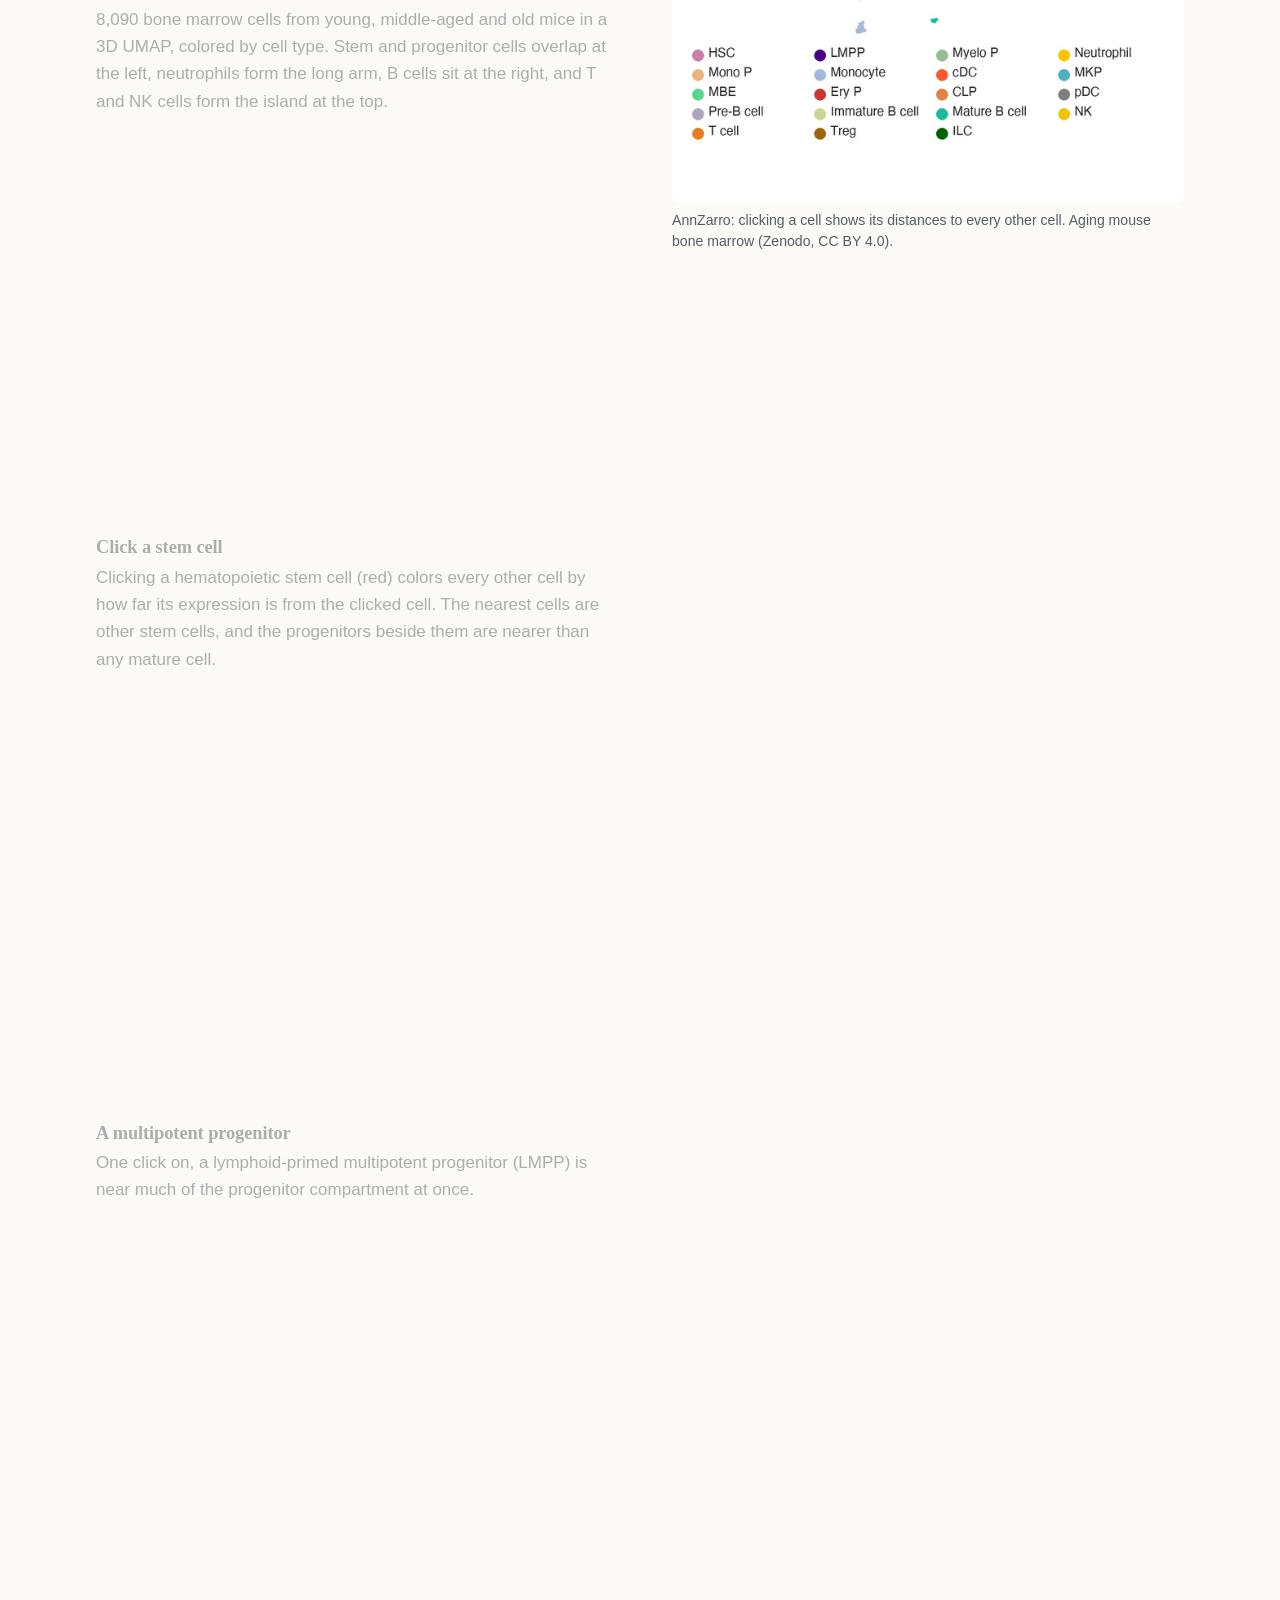
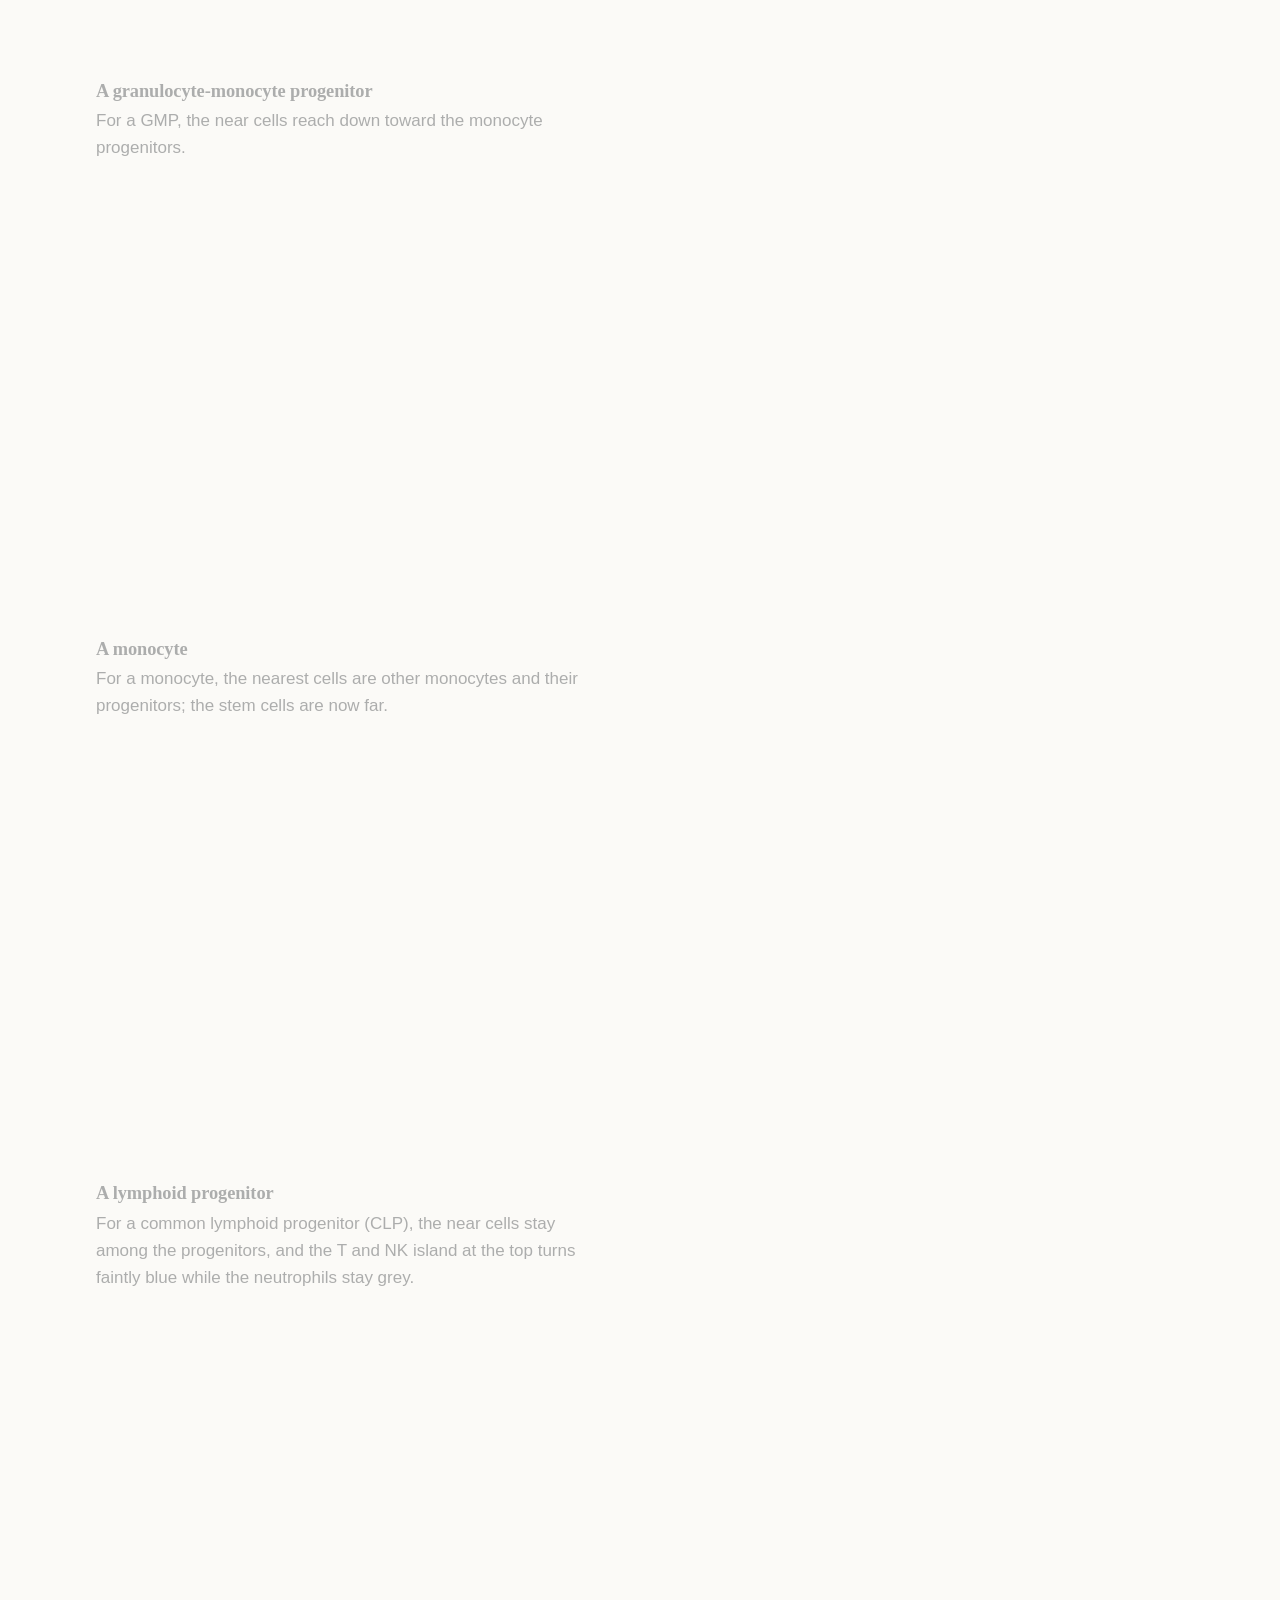
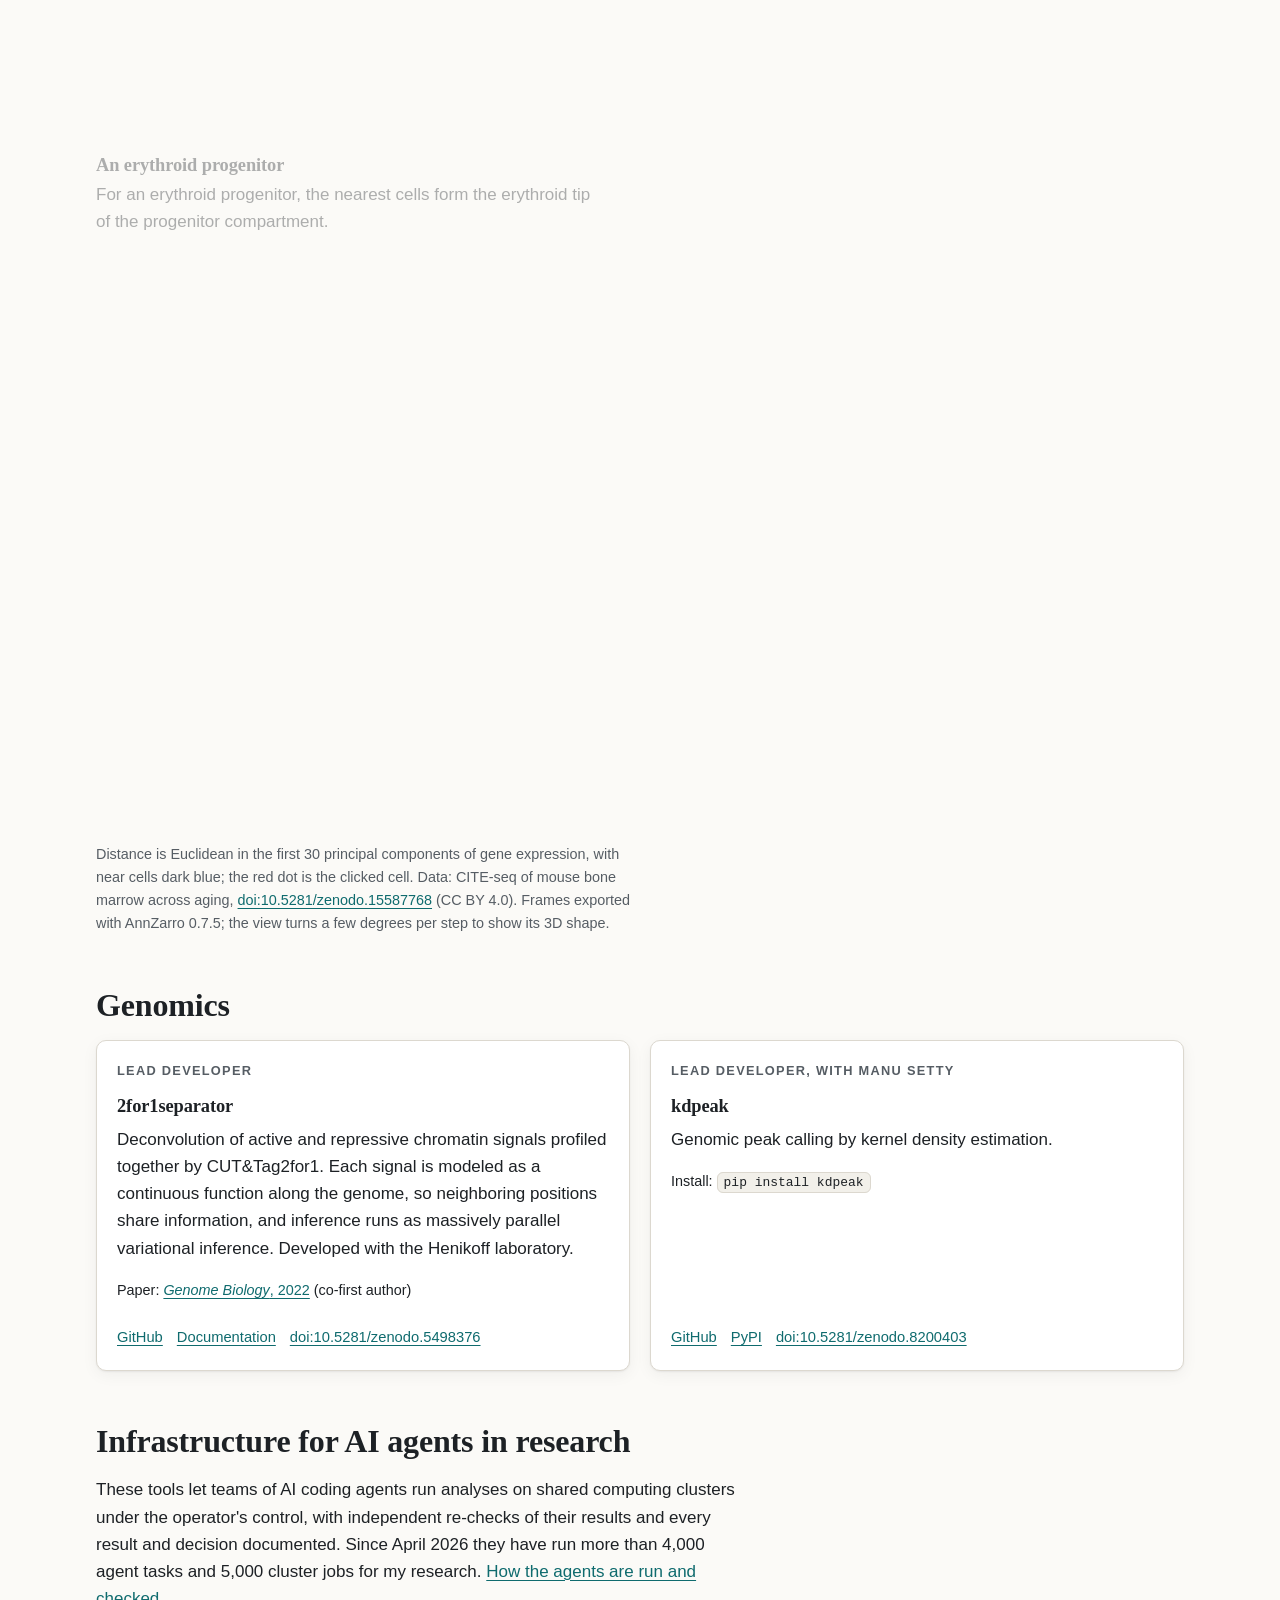
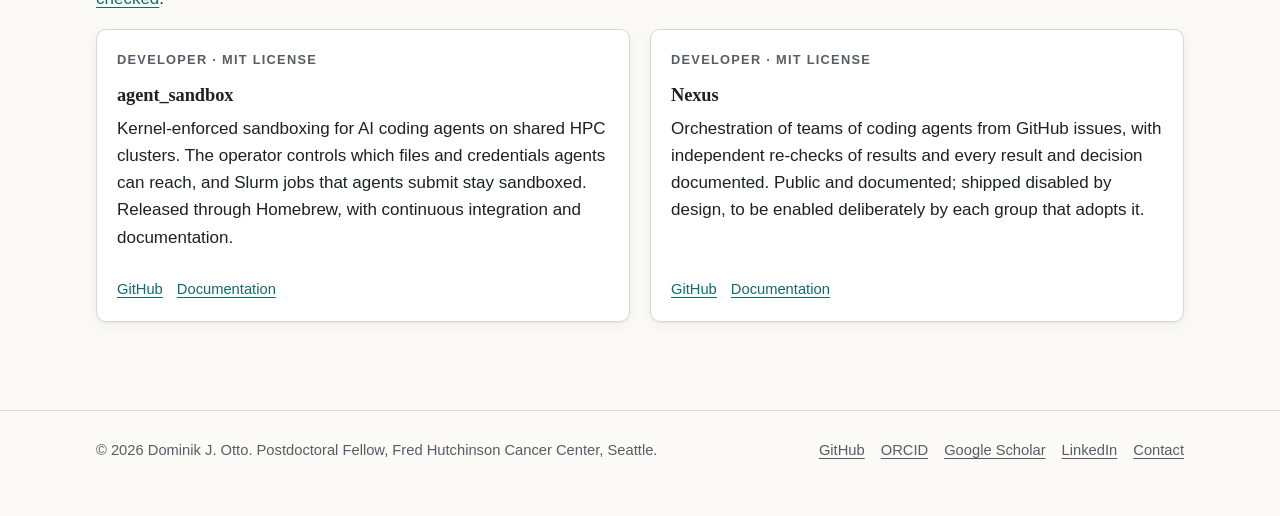
<file: software.html>
<!doctype html>
<html lang="en">
<head>
<meta charset="utf-8">
<meta name="viewport" content="width=device-width, initial-scale=1">
<title>Software | Dominik J. Otto</title>
<meta name="description" content="Open-source software by Dominik J. Otto: Mellon, Kompot, AnnZarro, Palantir, 2for1separator, kdpeak, agent_sandbox and Nexus, with GitHub, documentation and DOI links.">
<meta name="author" content="Dominik J. Otto">
<meta name="color-scheme" content="light dark">
<meta name="theme-color" content="#fbfaf7" media="(prefers-color-scheme: light)">
<meta name="theme-color" content="#111416" media="(prefers-color-scheme: dark)">
<meta name="referrer" content="strict-origin-when-cross-origin">
<meta http-equiv="Content-Security-Policy" content="default-src 'self'; script-src 'self' 'sha256-UGD8TD5S4NwaPHB6+f7hoa4Rsti+CuU7B2qfrtpLj6g='; style-src 'self'; img-src 'self' data:; media-src 'self'; font-src 'self'; connect-src 'none'; frame-src 'none'; object-src 'none'; base-uri 'self'; form-action 'none'">
<link rel="canonical" href="https://katosh.github.io/software.html">
<link rel="icon" href="img/favicon.svg" type="image/svg+xml">
<meta property="og:type" content="website">
<meta property="og:site_name" content="Dominik J. Otto">
<meta property="og:title" content="Software by Dominik J. Otto">
<meta property="og:description" content="Open-source software by Dominik J. Otto: Mellon, Kompot, AnnZarro, Palantir, 2for1separator, kdpeak, agent_sandbox and Nexus, with GitHub, documentation and DOI links.">
<meta property="og:url" content="https://katosh.github.io/software.html">
<meta property="og:image" content="https://katosh.github.io/assets/og-card.png">
<meta property="og:image:width" content="1200">
<meta property="og:image:height" content="630">
<meta name="twitter:card" content="summary_large_image">
<script>document.documentElement.classList.add("js");try{var t=localStorage.getItem("theme");if(t==="light"||t==="dark")document.documentElement.dataset.theme=t}catch(e){}</script>
<link rel="stylesheet" href="css/site.css">
<script src="js/site.js" defer></script>
<script type="application/ld+json">
{
  "@context": "https://schema.org",
  "@type": "WebPage",
  "name": "Software by Dominik J. Otto",
  "url": "https://katosh.github.io/software.html",
  "about": { "@id": "https://katosh.github.io/#person" }
}
</script>
</head>
<body>
<!-- HEADER:START -->
<a class="skip-link" href="#main">Skip to content</a>
<header class="site-header" data-open="false">
  <div class="wrap">
    <a class="brand" href="index.html">Dominik J. Otto</a>
    <nav class="nav" id="site-nav" aria-label="Main">
      <a href="index.html">Home</a>
      <a href="research.html">Research</a>
      <a href="software.html" aria-current="page">Software</a>
      <a href="ai.html">AI</a>
      <a href="publications.html">Publications</a>
      <a href="talks.html">Talks</a>
      <a href="teaching.html">Teaching &amp; service</a>
      <a href="cv.pdf">CV</a>
      <a href="contact.html">Contact</a>
    </nav>
    <button class="icon-btn theme-toggle" type="button" aria-label="Switch theme"><svg class="i-sun" viewBox="0 0 24 24" fill="none" stroke="currentColor" stroke-width="2" stroke-linecap="round" aria-hidden="true"><circle cx="12" cy="12" r="4"/><path d="M12 2v2M12 20v2M4.9 4.9l1.4 1.4M17.7 17.7l1.4 1.4M2 12h2M20 12h2M4.9 19.1l1.4-1.4M17.7 6.3l1.4-1.4"/></svg><svg class="i-moon" viewBox="0 0 24 24" fill="none" stroke="currentColor" stroke-width="2" stroke-linecap="round" stroke-linejoin="round" aria-hidden="true"><path d="M21 12.8A9 9 0 1 1 11.2 3a7 7 0 0 0 9.8 9.8z"/></svg></button>
    <button class="icon-btn nav-toggle" type="button" aria-controls="site-nav" aria-expanded="false" aria-label="Menu"><svg viewBox="0 0 24 24" fill="none" stroke="currentColor" stroke-width="2" stroke-linecap="round" aria-hidden="true"><path d="M4 7h16M4 12h16M4 17h16"/></svg></button>
  </div>
</header>
<!-- HEADER:END -->

<main id="main">
<section class="page-head">
  <div class="wrap">
    <h1>Software</h1>
    <p>Every method I develop is released as open-source software with documentation, continuous integration and archived releases. Stable releases carry a Zenodo DOI; the DOIs below are concept DOIs, which always resolve to the latest version.</p>
  </div>
</section>

<section class="section tight">
  <div class="wrap">
    <h2>Single-cell methods</h2>
    <div class="grid grid-2">

      <article class="card" id="mellon">
        <p class="kicker">Lead developer</p>
        <h3>Mellon</h3>
        <p>Cell-state density estimation. Mellon infers how densely cells populate each state as a Gaussian process over cell-state space, from the distances between neighboring cells, and scales to millions of cells with uncertainty. The density separates stable from transitional states and locates fate commitment. Mellon is integrated into Palantir, an scverse ecosystem package.</p>
        <p class="small">Install: <code class="install">pip install mellon</code> &middot; Paper: <a href="https://doi.org/10.1038/s41592-024-02302-w"><em>Nature Methods</em>, 2024</a></p>
        <div class="sw-links">
          <a href="https://github.com/settylab/mellon">GitHub</a>
          <a href="https://mellon.readthedocs.io">Documentation</a>
          <a href="https://pypi.org/project/mellon/">PyPI</a>
          <a href="https://doi.org/10.5281/zenodo.7328898">doi:10.5281/zenodo.7328898</a>
        </div>
      </article>

      <article class="card" id="kompot">
        <p class="kicker">Lead developer</p>
        <h3>Kompot</h3>
        <p>Cluster-free differential expression and abundance. Kompot models expression in each condition as a Gaussian-process function on the shared space of cell states and compares the conditions cell by cell with posterior uncertainty, so that changes graded along a transition or confined to part of a cell type are not averaged away. Its gene-level test accounts for the covariance between nearby states that comes from the function estimation, so a change is neither counted twice where states are similar nor missed where it is small everywhere or reverses between related states. Kompot is an scverse ecosystem package.</p>
        <p class="small">Install: <code class="install">pip install kompot</code> &middot; Preprint: <a href="https://doi.org/10.1101/2025.06.03.657769">bioRxiv, under review at <em>Cell Systems</em></a></p>
        <div class="sw-links">
          <a href="https://github.com/settylab/kompot">GitHub</a>
          <a href="https://kompot.readthedocs.io">Documentation</a>
          <a href="https://pypi.org/project/kompot/">PyPI</a>
          <a href="https://doi.org/10.5281/zenodo.17281114">doi:10.5281/zenodo.17281114</a>
        </div>
      </article>

      <article class="card" id="palantir">
        <p class="kicker">Co-maintainer</p>
        <h3>Palantir</h3>
        <p>Cell-fate probabilities along differentiation trajectories, developed in the Pe'er laboratory; an scverse ecosystem package. I co-maintain it and integrated Mellon into it, so that cell-state densities can be computed within Palantir analyses.</p>
        <p class="small">Install: <code class="install">pip install palantir</code></p>
        <div class="sw-links">
          <a href="https://github.com/dpeerlab/Palantir">GitHub</a>
          <a href="https://palantir.readthedocs.io">Documentation</a>
          <a href="https://pypi.org/project/palantir/">PyPI</a>
        </div>
      </article>

      <article class="card card-wide" id="annzarro">
        <p class="kicker">Lead developer</p>
        <h3>AnnZarro</h3>
        <p>A read-only browser viewer for AnnData in zarr or h5ad, built around cell-by-cell kernels and distances and gene-by-gene similarities, explored one cell or gene at a time and linked to the expression layers. Clicking a cell paints its row of any cell-by-cell matrix over an embedding or over the tissue section of a spatial dataset. It reads only the chunks on screen, so its cost follows the view rather than the size of the dataset, locally or from cloud storage, and it never writes data or runs code. MIT license, with desktop apps.</p>
        <p class="small">Install: <code class="install">pip install annzarro</code> &middot; Preprint: <a href="https://doi.org/10.64898/2026.10.10.758158">bioRxiv, 2026</a></p>
        <div class="sw-figures">
          <figure>
            <div class="figure-panel">
              <a href="assets/img/az-xenium-celltypes@2x.webp" title="Open the full-resolution image"><img src="assets/img/az-xenium-celltypes.webp" srcset="assets/img/az-xenium-celltypes.webp 1x, assets/img/az-xenium-celltypes@2x.webp 2x" width="1100" height="535" loading="lazy"
                   alt="A coronal section of a mouse brain in which every cell is a colored dot: cortical layers in orange and brown, the hippocampus in blue, white matter in grey. A boxed region is enlarged at the right, where single cells of the hippocampus and the deep cortex are visible."></a>
            </div>
            <figcaption>A spatial dataset in AnnZarro: a coronal mouse brain section with all of about 160,000 cells drawn and colored by cell type (assigned from marker genes); the inset shows single cells of the deep cortex, CA1 and dentate gyrus. Public 10x Genomics Xenium data (CC BY 4.0), drawn with AnnZarro 0.7.5.</figcaption>
          </figure>
          <figure>
            <div class="figure-panel">
              <a href="assets/img/az-xenium-walk@2x.webp" title="Open the full-resolution image"><img src="assets/img/az-xenium-walk.webp" srcset="assets/img/az-xenium-walk.webp 1x, assets/img/az-xenium-walk@2x.webp 2x" width="1200" height="423" loading="lazy"
                   alt="Two copies of a coronal mouse brain section in grey. Left: a band through the middle layers of the cortex in both hemispheres is colored blue. Right: the CA1 band of the hippocampus in both hemispheres is colored blue."></a>
            </div>
            <figcaption>Clicking a cell on the tissue. Each section is colored by a five-step random walk on the gene-expression neighbor graph, started from one cell (black dot): a neuron of the middle cortical layers (left) and a hippocampal CA1 neuron (right). The walk moves only between cells with similar expression, never between tissue neighbors, yet it lands in the cell's own cortical layer (left) or hippocampal field (right), in both hemispheres. Same section and data, exported with AnnZarro 0.7.5.</figcaption>
          </figure>
        </div>
        <div class="sw-links">
          <a href="https://github.com/settylab/annzarro">GitHub</a>
          <a href="https://annzarro.readthedocs.io">Documentation</a>
          <a href="https://pypi.org/project/annzarro/">PyPI</a>
          <a href="https://doi.org/10.5281/zenodo.23222216">doi:10.5281/zenodo.23222216</a>
        </div>
      </article>

    </div>

    <h3 id="annzarro-explore">Exploring one cell at a time</h3>
    <p class="prose">Each step below is one click in AnnZarro: the clicked cell's row of a cell-by-cell distance matrix repaints every cell of the dataset.</p>
    <!-- Scroll-stepped figure, requested by Dominik as the one exception to the two scroll animations:
         each step swaps the still (data-still, js/site.js). Under reduced motion or without JavaScript,
         the steps read as a list with their own image. Frames: annzarro export, see assets/MANIFEST.md. -->
    <div class="scrolly scrolly-explore" data-scrolly>
      <figure class="scrolly-graphic">
        <div class="figure-panel">
          <img class="scrolly-still" src="assets/img/az-explore-1.webp" srcset="assets/img/az-explore-1.webp 1x, assets/img/az-explore-1@2x.webp 2x" width="598" height="655"
               alt="A 3D UMAP of bone marrow cells colored by cell type.">
        </div>
        <figcaption class="scrolly-caption">AnnZarro: clicking a cell shows its distances to every other cell. Aging mouse bone marrow (Zenodo, CC BY 4.0).</figcaption>
      </figure>
      <ol class="scrolly-steps">
        <li class="step" data-still="assets/img/az-explore-1.webp" data-still-2x="assets/img/az-explore-1@2x.webp" data-alt="A 3D UMAP of bone marrow cells colored by cell type.">
          <h3>Cell types</h3>
          <p>8,090 bone marrow cells from young, middle-aged and old mice in a 3D UMAP, colored by cell type. Stem and progenitor cells overlap at the left, neutrophils form the long arm, B cells sit at the right, and T and NK cells form the island at the top.</p>
        </li>
        <li class="step" data-still="assets/img/az-explore-2.webp" data-still-2x="assets/img/az-explore-2@2x.webp" data-alt="The same 3D UMAP colored by distance to a clicked stem cell: stem cells dark blue, mature cells grey.">
          <h3>Click a stem cell</h3>
          <p>Clicking a hematopoietic stem cell (red) colors every other cell by how far its expression is from the clicked cell. The nearest cells are other stem cells, and the progenitors beside them are nearer than any mature cell.</p>
          <img class="step-still" src="assets/img/az-explore-2.webp" srcset="assets/img/az-explore-2.webp 1x, assets/img/az-explore-2@2x.webp 2x" width="598" height="655" loading="lazy" alt="The same 3D UMAP colored by distance to a clicked stem cell: stem cells dark blue, mature cells grey.">
        </li>
        <li class="step" data-still="assets/img/az-explore-3.webp" data-still-2x="assets/img/az-explore-3@2x.webp" data-alt="Distance to a clicked LMPP: most progenitors blue.">
          <h3>A multipotent progenitor</h3>
          <p>One click on, a lymphoid-primed multipotent progenitor (LMPP) is near much of the progenitor compartment at once.</p>
          <img class="step-still" src="assets/img/az-explore-3.webp" srcset="assets/img/az-explore-3.webp 1x, assets/img/az-explore-3@2x.webp 2x" width="598" height="655" loading="lazy" alt="Distance to a clicked LMPP: most progenitors blue.">
        </li>
        <li class="step" data-still="assets/img/az-explore-4.webp" data-still-2x="assets/img/az-explore-4@2x.webp" data-alt="Distance to a clicked GMP: blue extends from the progenitors toward the monocyte progenitors.">
          <h3>A granulocyte-monocyte progenitor</h3>
          <p>For a GMP, the near cells reach down toward the monocyte progenitors.</p>
          <img class="step-still" src="assets/img/az-explore-4.webp" srcset="assets/img/az-explore-4.webp 1x, assets/img/az-explore-4@2x.webp 2x" width="598" height="655" loading="lazy" alt="Distance to a clicked GMP: blue extends from the progenitors toward the monocyte progenitors.">
        </li>
        <li class="step" data-still="assets/img/az-explore-5.webp" data-still-2x="assets/img/az-explore-5@2x.webp" data-alt="Distance to a clicked monocyte: monocytes dark blue, stem cells grey.">
          <h3>A monocyte</h3>
          <p>For a monocyte, the nearest cells are other monocytes and their progenitors; the stem cells are now far.</p>
          <img class="step-still" src="assets/img/az-explore-5.webp" srcset="assets/img/az-explore-5.webp 1x, assets/img/az-explore-5@2x.webp 2x" width="598" height="655" loading="lazy" alt="Distance to a clicked monocyte: monocytes dark blue, stem cells grey.">
        </li>
        <li class="step" data-still="assets/img/az-explore-6.webp" data-still-2x="assets/img/az-explore-6@2x.webp" data-alt="Distance to a clicked CLP: progenitors blue, the T and NK island faintly blue, neutrophils grey.">
          <h3>A lymphoid progenitor</h3>
          <p>For a common lymphoid progenitor (CLP), the near cells stay among the progenitors, and the T and NK island at the top turns faintly blue while the neutrophils stay grey.</p>
          <img class="step-still" src="assets/img/az-explore-6.webp" srcset="assets/img/az-explore-6.webp 1x, assets/img/az-explore-6@2x.webp 2x" width="598" height="655" loading="lazy" alt="Distance to a clicked CLP: progenitors blue, the T and NK island faintly blue, neutrophils grey.">
        </li>
        <li class="step" data-still="assets/img/az-explore-7.webp" data-still-2x="assets/img/az-explore-7@2x.webp" data-alt="Distance to a clicked erythroid progenitor: the erythroid tip dark blue.">
          <h3>An erythroid progenitor</h3>
          <p>For an erythroid progenitor, the nearest cells form the erythroid tip of the progenitor compartment.</p>
          <img class="step-still" src="assets/img/az-explore-7.webp" srcset="assets/img/az-explore-7.webp 1x, assets/img/az-explore-7@2x.webp 2x" width="598" height="655" loading="lazy" alt="Distance to a clicked erythroid progenitor: the erythroid tip dark blue.">
        </li>
      </ol>
    </div>
    <p class="small muted prose">Distance is Euclidean in the first 30 principal components of gene expression, with near cells dark blue; the red dot is the clicked cell. Data: CITE-seq of mouse bone marrow across aging, <a href="https://doi.org/10.5281/zenodo.15587768">doi:10.5281/zenodo.15587768</a> (CC BY 4.0). Frames exported with AnnZarro 0.7.5; the view turns a few degrees per step to show its 3D shape.</p>

    <h2>Genomics</h2>
    <div class="grid grid-2">
      <article class="card" id="twoforone">
        <p class="kicker">Lead developer</p>
        <h3>2for1separator</h3>
        <p>Deconvolution of active and repressive chromatin signals profiled together by CUT&amp;Tag2for1. Each signal is modeled as a continuous function along the genome, so neighboring positions share information, and inference runs as massively parallel variational inference. Developed with the Henikoff laboratory.</p>
        <p class="small">Paper: <a href="https://doi.org/10.1186/s13059-022-02642-w"><em>Genome Biology</em>, 2022</a> (co-first author)</p>
        <div class="sw-links">
          <a href="https://github.com/settylab/2for1separator">GitHub</a>
          <a href="https://2for1separator.readthedocs.io">Documentation</a>
          <a href="https://doi.org/10.5281/zenodo.5498376">doi:10.5281/zenodo.5498376</a>
        </div>
      </article>
      <article class="card" id="kdpeak">
        <p class="kicker">Lead developer, with Manu Setty</p>
        <h3>kdpeak</h3>
        <p>Genomic peak calling by kernel density estimation.</p>
        <p class="small">Install: <code class="install">pip install kdpeak</code></p>
        <div class="sw-links">
          <a href="https://github.com/settylab/kdpeak">GitHub</a>
          <a href="https://pypi.org/project/kdpeak/">PyPI</a>
          <a href="https://doi.org/10.5281/zenodo.8200403">doi:10.5281/zenodo.8200403</a>
        </div>
      </article>
    </div>

    <h2 id="agents">Infrastructure for AI agents in research</h2>
    <p class="prose">These tools let teams of AI coding agents run analyses on shared computing clusters under the operator's control, with independent re-checks of their results and every result and decision documented. Since April 2026 they have run more than 4,000 agent tasks and 5,000 cluster jobs for my research. <a href="ai.html">How the agents are run and checked</a>.</p>
    <div class="grid grid-2">
      <article class="card">
        <p class="kicker">Developer &middot; MIT license</p>
        <h3>agent_sandbox</h3>
        <p>Kernel-enforced sandboxing for AI coding agents on shared HPC clusters. The operator controls which files and credentials agents can reach, and Slurm jobs that agents submit stay sandboxed. Released through Homebrew, with continuous integration and documentation.</p>
        <div class="sw-links">
          <a href="https://github.com/katosh/agent_sandbox">GitHub</a>
          <a href="https://katosh.github.io/agent_sandbox/">Documentation</a>
        </div>
      </article>
      <article class="card">
        <p class="kicker">Developer &middot; MIT license</p>
        <h3>Nexus</h3>
        <p>Orchestration of teams of coding agents from GitHub issues, with independent re-checks of results and every result and decision documented. Public and documented; shipped disabled by design, to be enabled deliberately by each group that adopts it.</p>
        <div class="sw-links">
          <a href="https://github.com/katosh/nexus">GitHub</a>
          <a href="https://katosh.github.io/nexus/">Documentation</a>
        </div>
      </article>
    </div>
  </div>
</section>
</main>

<!-- FOOTER:START -->
<footer class="site-footer">
  <div class="wrap">
    <p>&copy; <span id="year">2026</span> Dominik J. Otto. Postdoctoral Fellow, Fred Hutchinson Cancer Center, Seattle.</p>
    <nav aria-label="Profiles">
      <a href="https://github.com/katosh">GitHub</a>
      <a href="https://orcid.org/0000-0002-6116-053X">ORCID</a>
      <a href="https://scholar.google.com/citations?user=ujPYhPMAAAAJ">Google Scholar</a>
      <a href="https://www.linkedin.com/in/dominikotto/">LinkedIn</a>
      <a href="contact.html">Contact</a>
    </nav>
  </div>
</footer>
<!-- FOOTER:END -->
</body>
</html>
</file>
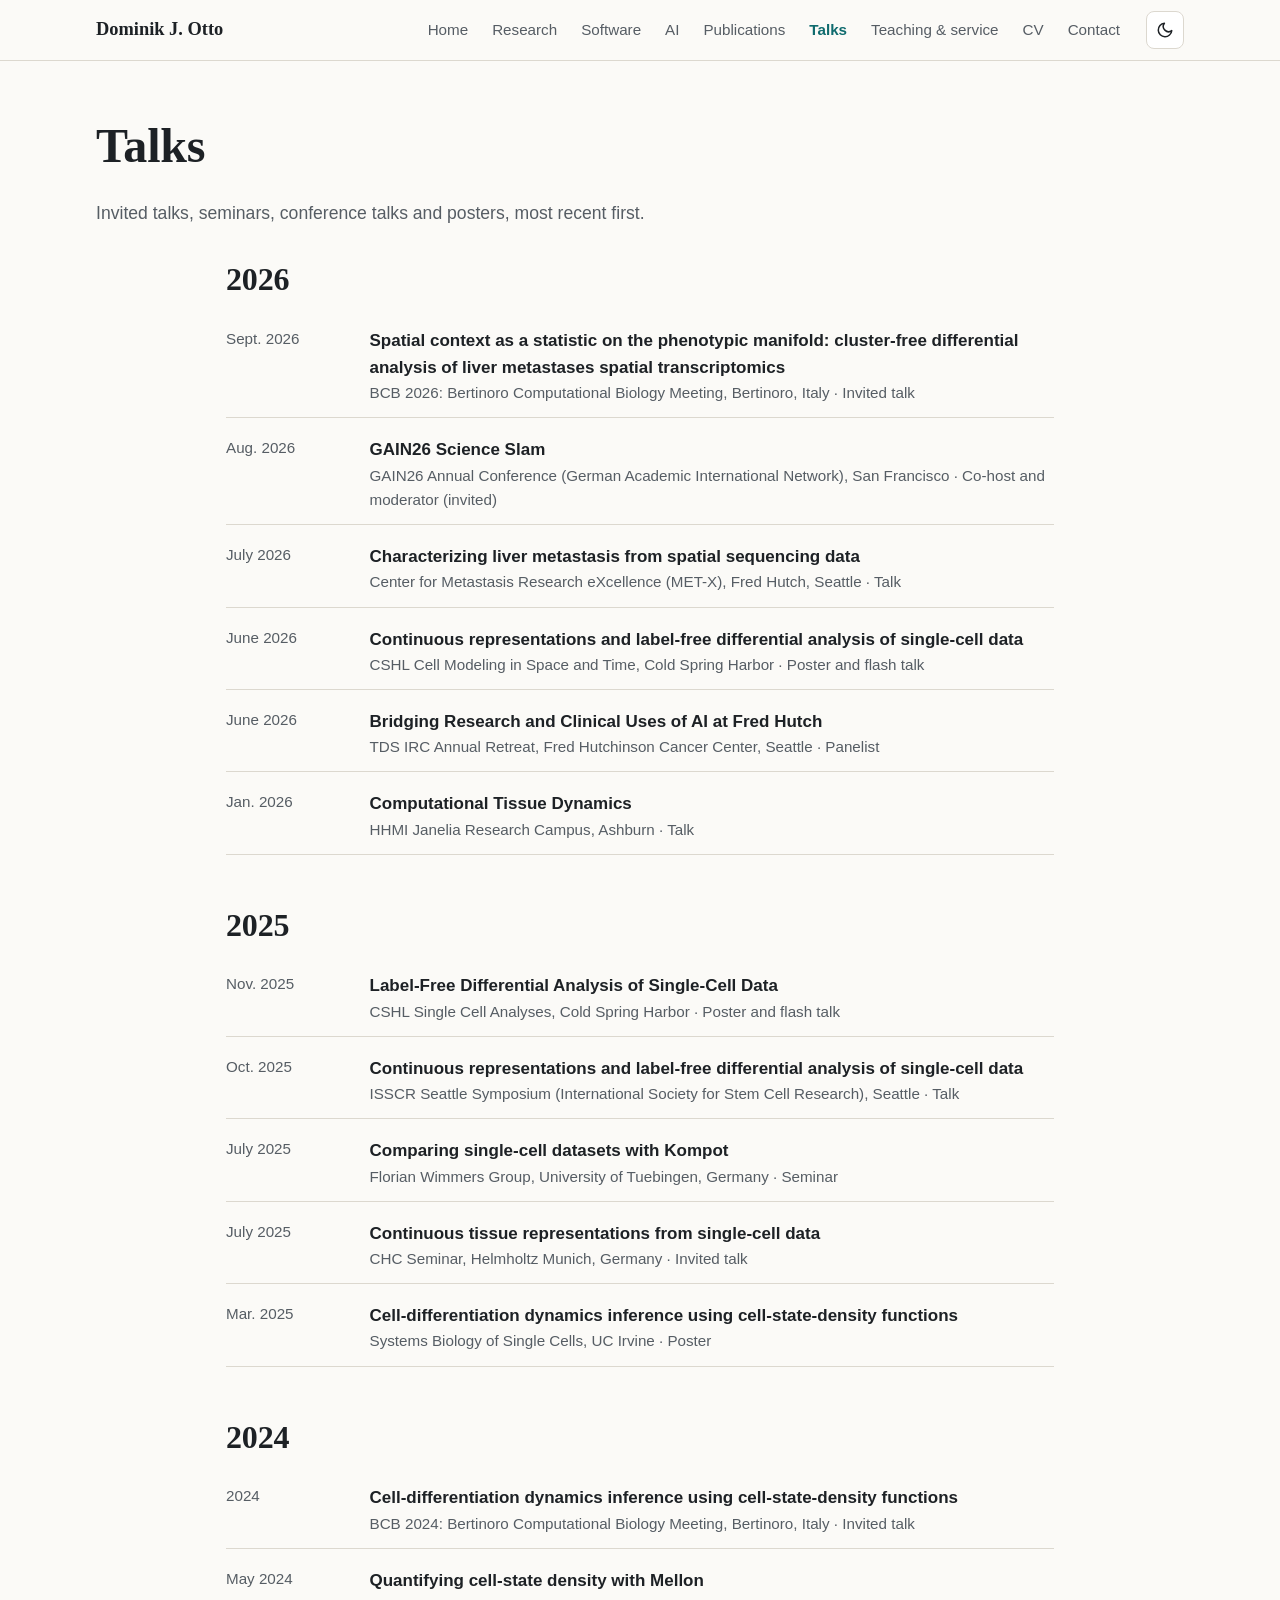
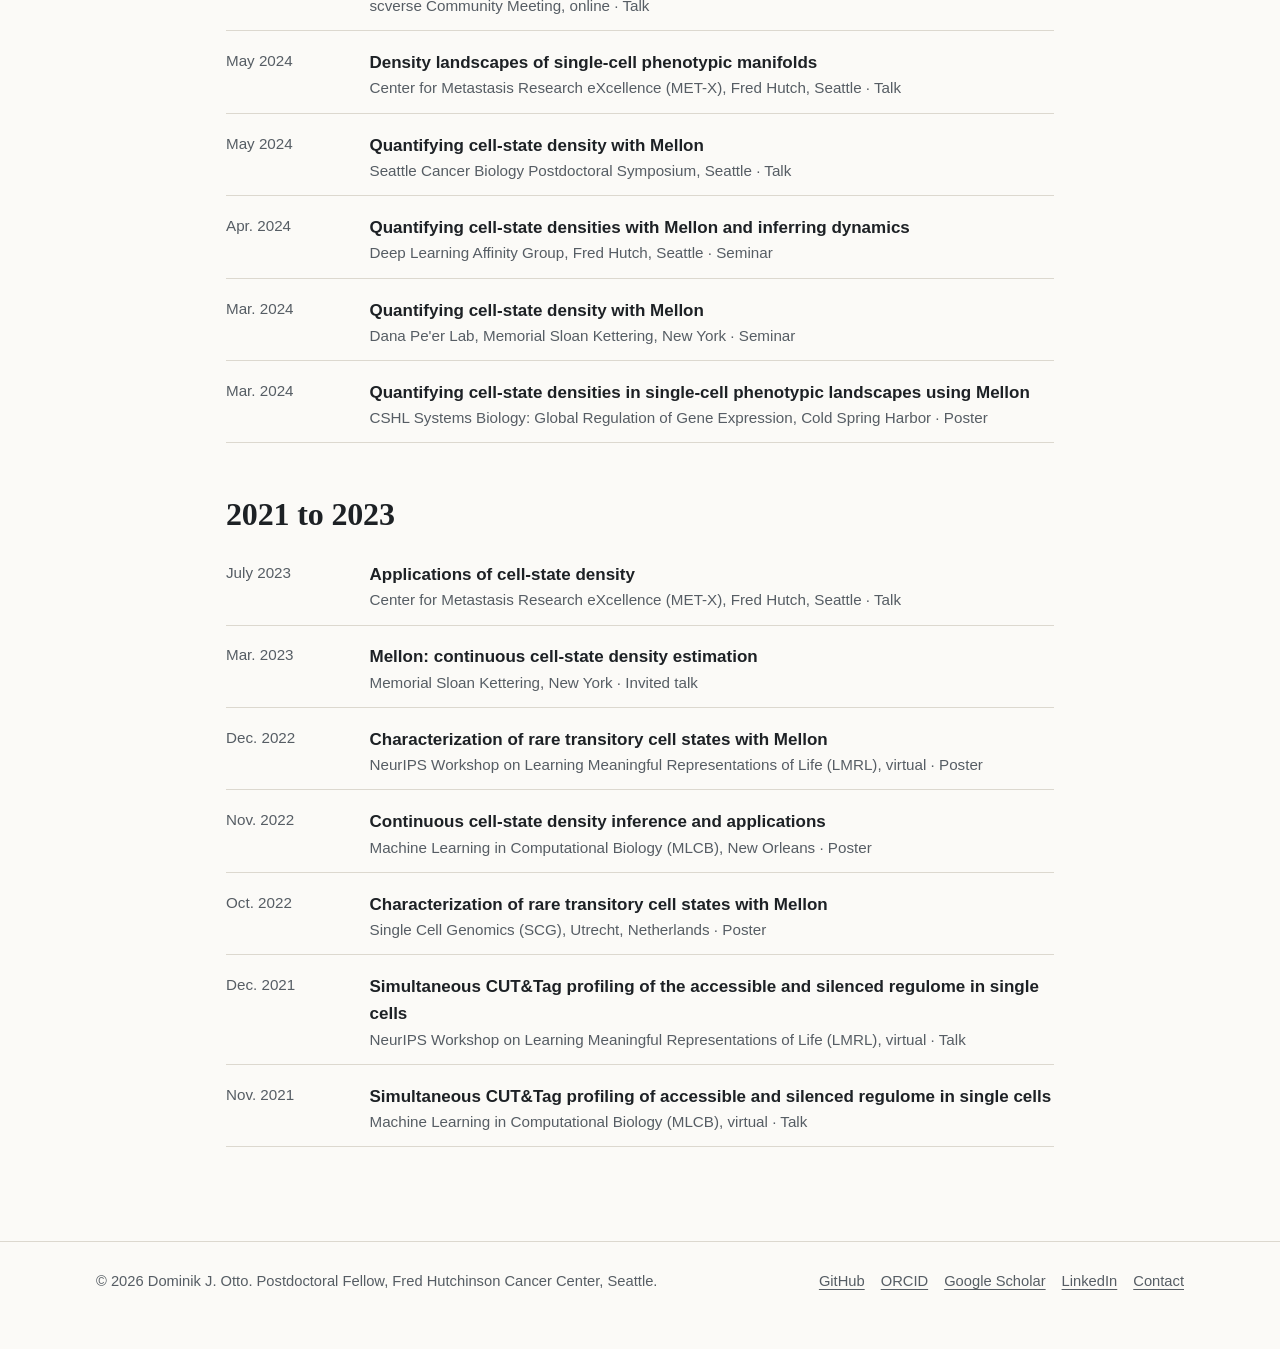
<file: talks.html>
<!doctype html>
<html lang="en">
<head>
<meta charset="utf-8">
<meta name="viewport" content="width=device-width, initial-scale=1">
<title>Talks | Dominik J. Otto</title>
<meta name="description" content="Invited talks, seminars and conference presentations by Dominik J. Otto on cell-state densities, cluster-free differential analysis and spatial context.">
<meta name="author" content="Dominik J. Otto">
<meta name="color-scheme" content="light dark">
<meta name="theme-color" content="#fbfaf7" media="(prefers-color-scheme: light)">
<meta name="theme-color" content="#111416" media="(prefers-color-scheme: dark)">
<meta name="referrer" content="strict-origin-when-cross-origin">
<meta http-equiv="Content-Security-Policy" content="default-src 'self'; script-src 'self' 'sha256-UGD8TD5S4NwaPHB6+f7hoa4Rsti+CuU7B2qfrtpLj6g='; style-src 'self'; img-src 'self' data:; media-src 'self'; font-src 'self'; connect-src 'none'; frame-src 'none'; object-src 'none'; base-uri 'self'; form-action 'none'">
<link rel="canonical" href="https://katosh.github.io/talks.html">
<link rel="icon" href="img/favicon.svg" type="image/svg+xml">
<meta property="og:type" content="website">
<meta property="og:site_name" content="Dominik J. Otto">
<meta property="og:title" content="Talks by Dominik J. Otto">
<meta property="og:description" content="Invited talks, seminars and conference presentations by Dominik J. Otto on cell-state densities, cluster-free differential analysis and spatial context.">
<meta property="og:url" content="https://katosh.github.io/talks.html">
<meta property="og:image" content="https://katosh.github.io/assets/og-card.png">
<meta property="og:image:width" content="1200">
<meta property="og:image:height" content="630">
<meta name="twitter:card" content="summary_large_image">
<script>document.documentElement.classList.add("js");try{var t=localStorage.getItem("theme");if(t==="light"||t==="dark")document.documentElement.dataset.theme=t}catch(e){}</script>
<link rel="stylesheet" href="css/site.css">
<script src="js/site.js" defer></script>
<script type="application/ld+json">
{
  "@context": "https://schema.org",
  "@type": "WebPage",
  "name": "Talks by Dominik J. Otto",
  "url": "https://katosh.github.io/talks.html",
  "about": { "@id": "https://katosh.github.io/#person" }
}
</script>
</head>
<body>
<!-- HEADER:START -->
<a class="skip-link" href="#main">Skip to content</a>
<header class="site-header" data-open="false">
  <div class="wrap">
    <a class="brand" href="index.html">Dominik J. Otto</a>
    <nav class="nav" id="site-nav" aria-label="Main">
      <a href="index.html">Home</a>
      <a href="research.html">Research</a>
      <a href="software.html">Software</a>
      <a href="ai.html">AI</a>
      <a href="publications.html">Publications</a>
      <a href="talks.html" aria-current="page">Talks</a>
      <a href="teaching.html">Teaching &amp; service</a>
      <a href="cv.pdf">CV</a>
      <a href="contact.html">Contact</a>
    </nav>
    <button class="icon-btn theme-toggle" type="button" aria-label="Switch theme"><svg class="i-sun" viewBox="0 0 24 24" fill="none" stroke="currentColor" stroke-width="2" stroke-linecap="round" aria-hidden="true"><circle cx="12" cy="12" r="4"/><path d="M12 2v2M12 20v2M4.9 4.9l1.4 1.4M17.7 17.7l1.4 1.4M2 12h2M20 12h2M4.9 19.1l1.4-1.4M17.7 6.3l1.4-1.4"/></svg><svg class="i-moon" viewBox="0 0 24 24" fill="none" stroke="currentColor" stroke-width="2" stroke-linecap="round" stroke-linejoin="round" aria-hidden="true"><path d="M21 12.8A9 9 0 1 1 11.2 3a7 7 0 0 0 9.8 9.8z"/></svg></button>
    <button class="icon-btn nav-toggle" type="button" aria-controls="site-nav" aria-expanded="false" aria-label="Menu"><svg viewBox="0 0 24 24" fill="none" stroke="currentColor" stroke-width="2" stroke-linecap="round" aria-hidden="true"><path d="M4 7h16M4 12h16M4 17h16"/></svg></button>
  </div>
</header>
<!-- HEADER:END -->

<main id="main">
<section class="page-head">
  <div class="wrap">
    <h1>Talks</h1>
    <p>Invited talks, seminars, conference talks and posters, most recent first.</p>
  </div>
</section>
<section class="section tight">
  <div class="wrap prose wide">
    <h2>2026</h2>
    <ul class="talk-list">
      <li><span class="talk-date">Sept. 2026</span><div><span class="talk-title">Spatial context as a statistic on the phenotypic manifold: cluster-free differential analysis of liver metastases spatial transcriptomics</span><span class="talk-venue">BCB 2026: Bertinoro Computational Biology Meeting, Bertinoro, Italy &middot; Invited talk</span></div></li>
      <li><span class="talk-date">Aug. 2026</span><div><span class="talk-title">GAIN26 Science Slam</span><span class="talk-venue">GAIN26 Annual Conference (German Academic International Network), San Francisco &middot; Co-host and moderator (invited)</span></div></li>
      <li><span class="talk-date">July 2026</span><div><span class="talk-title">Characterizing liver metastasis from spatial sequencing data</span><span class="talk-venue">Center for Metastasis Research eXcellence (MET-X), Fred Hutch, Seattle &middot; Talk</span></div></li>
      <li><span class="talk-date">June 2026</span><div><span class="talk-title">Continuous representations and label-free differential analysis of single-cell data</span><span class="talk-venue">CSHL Cell Modeling in Space and Time, Cold Spring Harbor &middot; Poster and flash talk</span></div></li>
      <li><span class="talk-date">June 2026</span><div><span class="talk-title">Bridging Research and Clinical Uses of AI at Fred Hutch</span><span class="talk-venue">TDS IRC Annual Retreat, Fred Hutchinson Cancer Center, Seattle &middot; Panelist</span></div></li>
      <li><span class="talk-date">Jan. 2026</span><div><span class="talk-title">Computational Tissue Dynamics</span><span class="talk-venue">HHMI Janelia Research Campus, Ashburn &middot; Talk</span></div></li>
    </ul>
    <h2>2025</h2>
    <ul class="talk-list">
      <li><span class="talk-date">Nov. 2025</span><div><span class="talk-title">Label-Free Differential Analysis of Single-Cell Data</span><span class="talk-venue">CSHL Single Cell Analyses, Cold Spring Harbor &middot; Poster and flash talk</span></div></li>
      <li><span class="talk-date">Oct. 2025</span><div><span class="talk-title">Continuous representations and label-free differential analysis of single-cell data</span><span class="talk-venue">ISSCR Seattle Symposium (International Society for Stem Cell Research), Seattle &middot; Talk</span></div></li>
      <li><span class="talk-date">July 2025</span><div><span class="talk-title">Comparing single-cell datasets with Kompot</span><span class="talk-venue">Florian Wimmers Group, University of Tuebingen, Germany &middot; Seminar</span></div></li>
      <li><span class="talk-date">July 2025</span><div><span class="talk-title">Continuous tissue representations from single-cell data</span><span class="talk-venue">CHC Seminar, Helmholtz Munich, Germany &middot; Invited talk</span></div></li>
      <li><span class="talk-date">Mar. 2025</span><div><span class="talk-title">Cell-differentiation dynamics inference using cell-state-density functions</span><span class="talk-venue">Systems Biology of Single Cells, UC Irvine &middot; Poster</span></div></li>
    </ul>
    <h2>2024</h2>
    <ul class="talk-list">
      <li><span class="talk-date">2024</span><div><span class="talk-title">Cell-differentiation dynamics inference using cell-state-density functions</span><span class="talk-venue">BCB 2024: Bertinoro Computational Biology Meeting, Bertinoro, Italy &middot; Invited talk</span></div></li>
      <li><span class="talk-date">May 2024</span><div><span class="talk-title">Quantifying cell-state density with Mellon</span><span class="talk-venue">scverse Community Meeting, online &middot; Talk</span></div></li>
      <li><span class="talk-date">May 2024</span><div><span class="talk-title">Density landscapes of single-cell phenotypic manifolds</span><span class="talk-venue">Center for Metastasis Research eXcellence (MET-X), Fred Hutch, Seattle &middot; Talk</span></div></li>
      <li><span class="talk-date">May 2024</span><div><span class="talk-title">Quantifying cell-state density with Mellon</span><span class="talk-venue">Seattle Cancer Biology Postdoctoral Symposium, Seattle &middot; Talk</span></div></li>
      <li><span class="talk-date">Apr. 2024</span><div><span class="talk-title">Quantifying cell-state densities with Mellon and inferring dynamics</span><span class="talk-venue">Deep Learning Affinity Group, Fred Hutch, Seattle &middot; Seminar</span></div></li>
      <li><span class="talk-date">Mar. 2024</span><div><span class="talk-title">Quantifying cell-state density with Mellon</span><span class="talk-venue">Dana Pe'er Lab, Memorial Sloan Kettering, New York &middot; Seminar</span></div></li>
      <li><span class="talk-date">Mar. 2024</span><div><span class="talk-title">Quantifying cell-state densities in single-cell phenotypic landscapes using Mellon</span><span class="talk-venue">CSHL Systems Biology: Global Regulation of Gene Expression, Cold Spring Harbor &middot; Poster</span></div></li>
    </ul>
    <h2>2021 to 2023</h2>
    <ul class="talk-list">
      <li><span class="talk-date">July 2023</span><div><span class="talk-title">Applications of cell-state density</span><span class="talk-venue">Center for Metastasis Research eXcellence (MET-X), Fred Hutch, Seattle &middot; Talk</span></div></li>
      <li><span class="talk-date">Mar. 2023</span><div><span class="talk-title">Mellon: continuous cell-state density estimation</span><span class="talk-venue">Memorial Sloan Kettering, New York &middot; Invited talk</span></div></li>
      <li><span class="talk-date">Dec. 2022</span><div><span class="talk-title">Characterization of rare transitory cell states with Mellon</span><span class="talk-venue">NeurIPS Workshop on Learning Meaningful Representations of Life (LMRL), virtual &middot; Poster</span></div></li>
      <li><span class="talk-date">Nov. 2022</span><div><span class="talk-title">Continuous cell-state density inference and applications</span><span class="talk-venue">Machine Learning in Computational Biology (MLCB), New Orleans &middot; Poster</span></div></li>
      <li><span class="talk-date">Oct. 2022</span><div><span class="talk-title">Characterization of rare transitory cell states with Mellon</span><span class="talk-venue">Single Cell Genomics (SCG), Utrecht, Netherlands &middot; Poster</span></div></li>
      <li><span class="talk-date">Dec. 2021</span><div><span class="talk-title">Simultaneous CUT&amp;Tag profiling of the accessible and silenced regulome in single cells</span><span class="talk-venue">NeurIPS Workshop on Learning Meaningful Representations of Life (LMRL), virtual &middot; Talk</span></div></li>
      <li><span class="talk-date">Nov. 2021</span><div><span class="talk-title">Simultaneous CUT&amp;Tag profiling of accessible and silenced regulome in single cells</span><span class="talk-venue">Machine Learning in Computational Biology (MLCB), virtual &middot; Talk</span></div></li>
    </ul>
  </div>
</section>
</main>

<!-- FOOTER:START -->
<footer class="site-footer">
  <div class="wrap">
    <p>&copy; <span id="year">2026</span> Dominik J. Otto. Postdoctoral Fellow, Fred Hutchinson Cancer Center, Seattle.</p>
    <nav aria-label="Profiles">
      <a href="https://github.com/katosh">GitHub</a>
      <a href="https://orcid.org/0000-0002-6116-053X">ORCID</a>
      <a href="https://scholar.google.com/citations?user=ujPYhPMAAAAJ">Google Scholar</a>
      <a href="https://www.linkedin.com/in/dominikotto/">LinkedIn</a>
      <a href="contact.html">Contact</a>
    </nav>
  </div>
</footer>
<!-- FOOTER:END -->
</body>
</html>
</file>
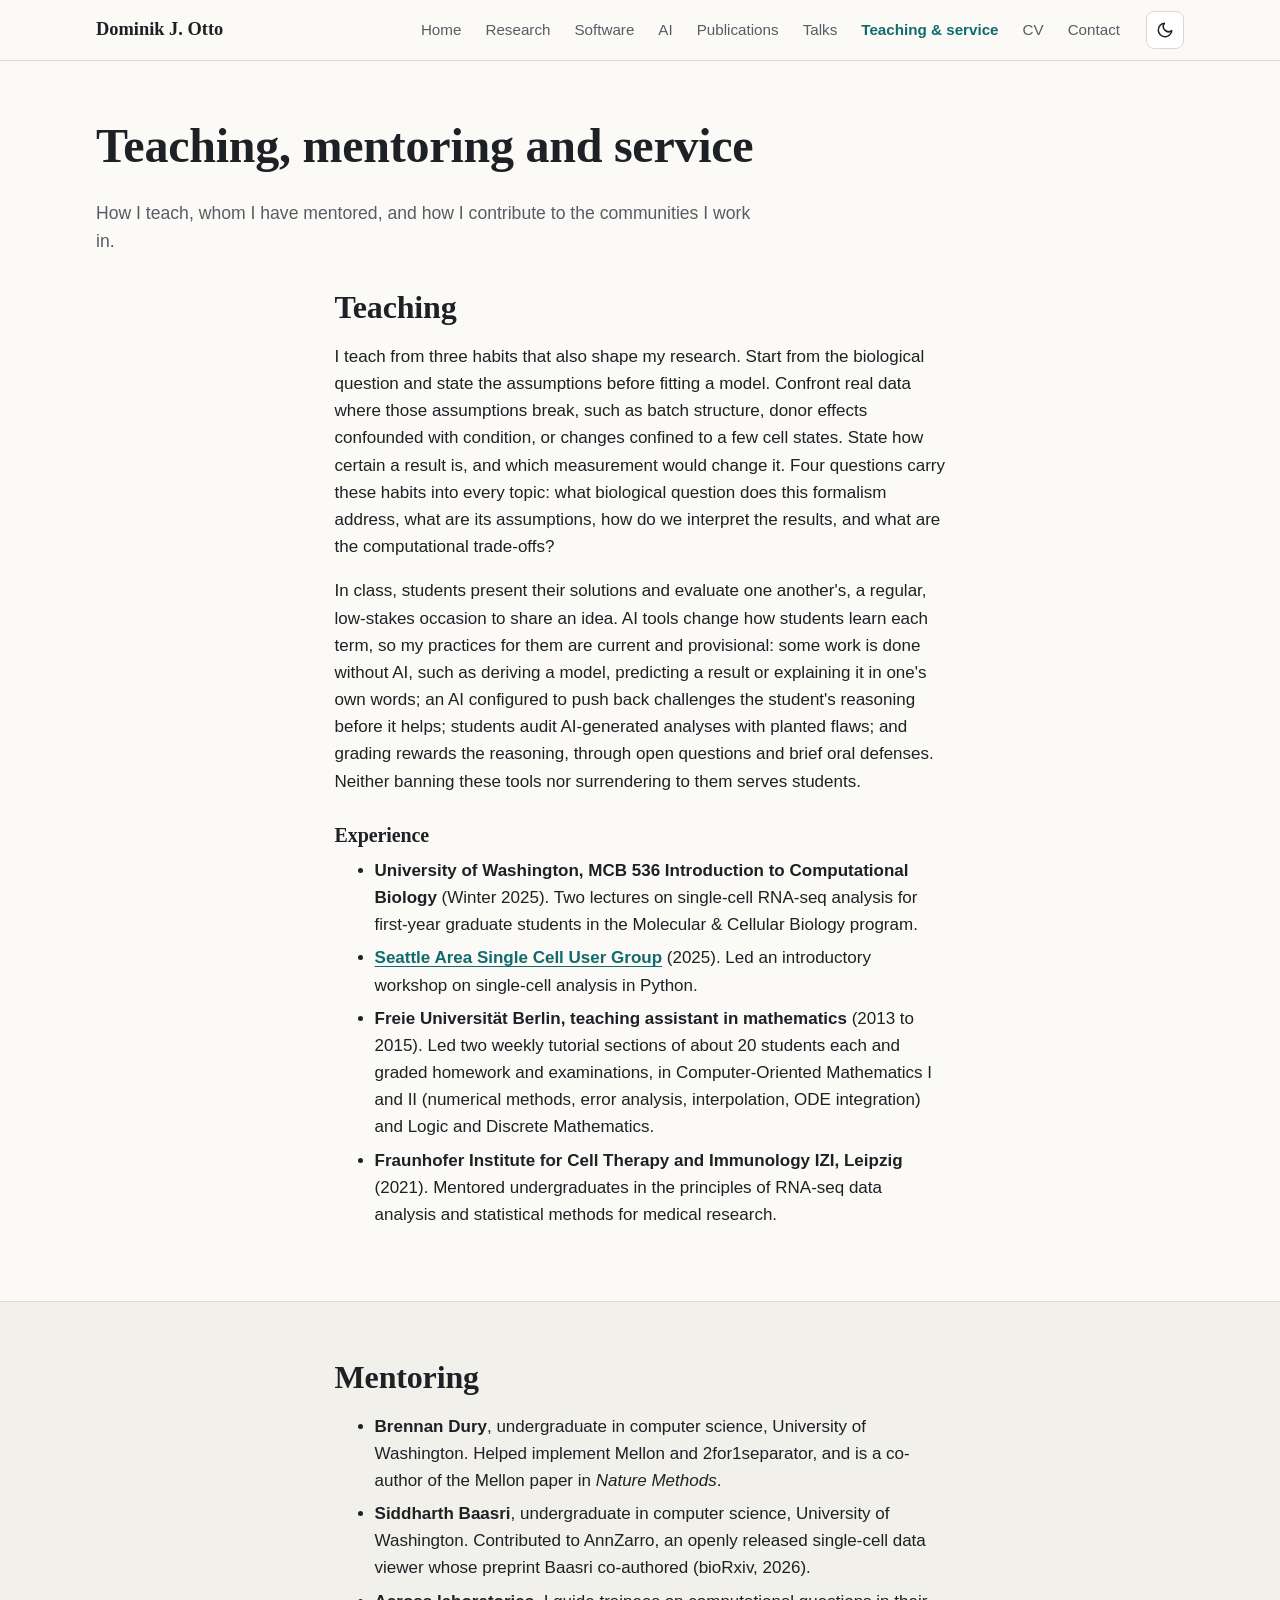
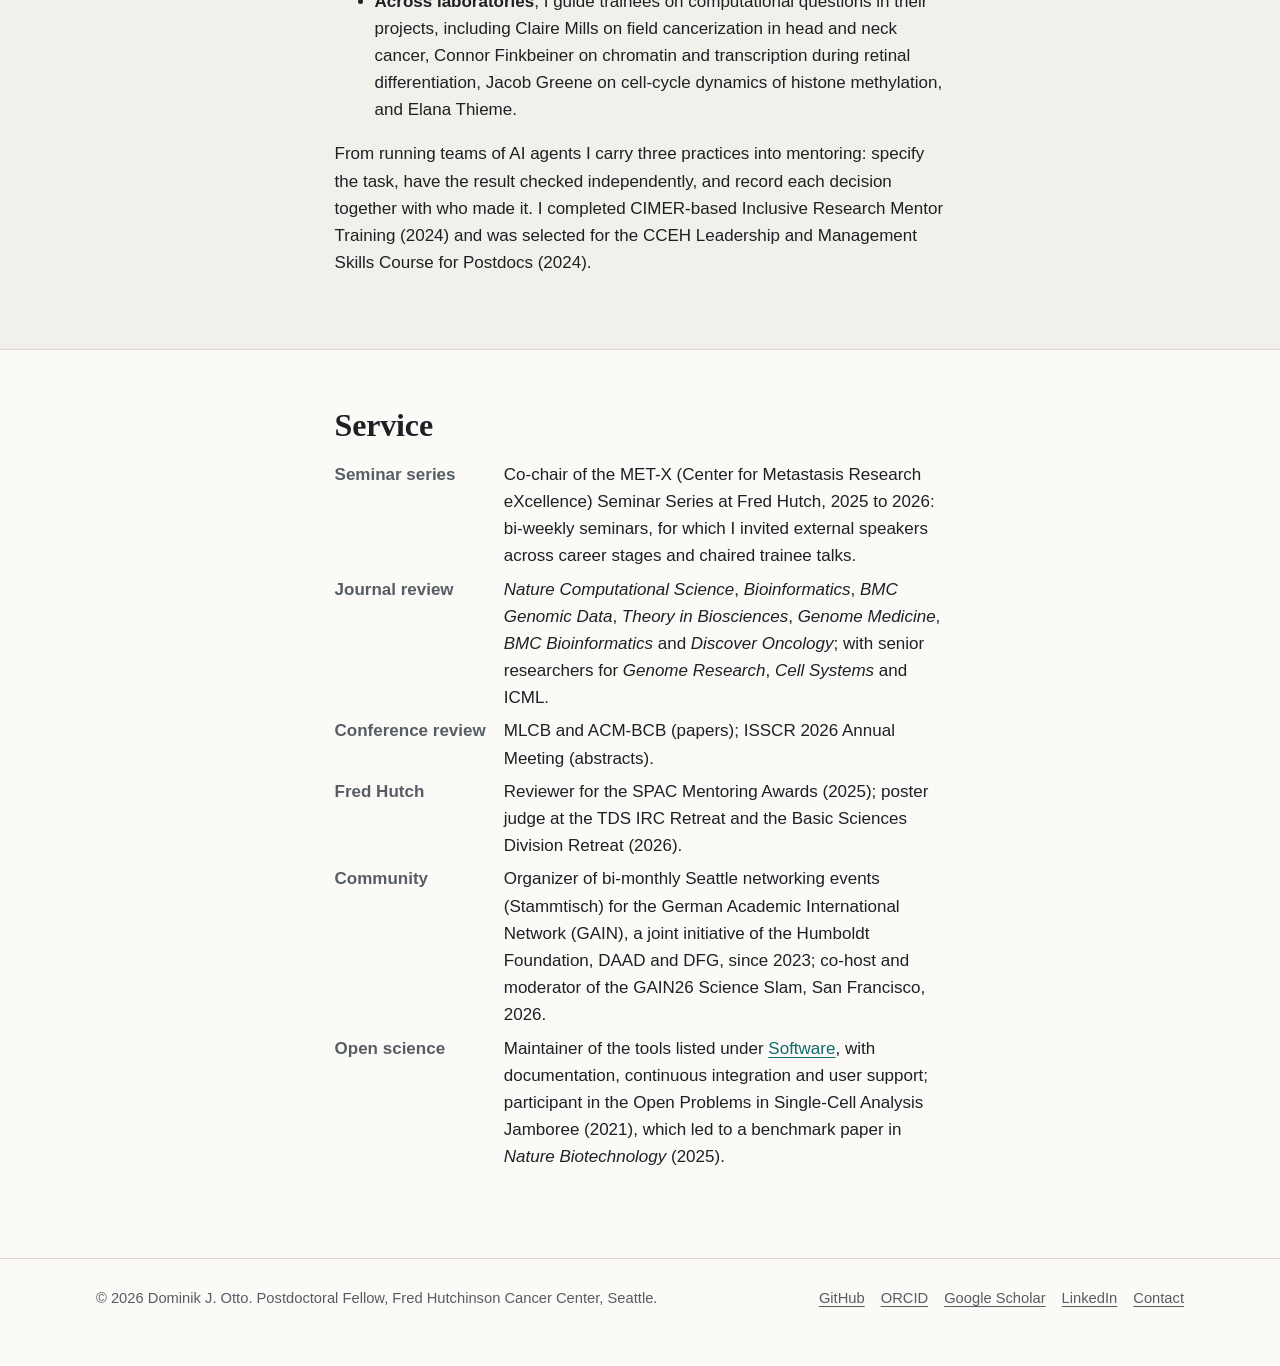
<file: teaching.html>
<!doctype html>
<html lang="en">
<head>
<meta charset="utf-8">
<meta name="viewport" content="width=device-width, initial-scale=1">
<title>Teaching and service | Dominik J. Otto</title>
<meta name="description" content="Teaching, mentoring and service of Dominik J. Otto: courses and workshops in computational biology, mentored trainees, MET-X seminar series co-chair, peer review and community work.">
<meta name="author" content="Dominik J. Otto">
<meta name="color-scheme" content="light dark">
<meta name="theme-color" content="#fbfaf7" media="(prefers-color-scheme: light)">
<meta name="theme-color" content="#111416" media="(prefers-color-scheme: dark)">
<meta name="referrer" content="strict-origin-when-cross-origin">
<meta http-equiv="Content-Security-Policy" content="default-src 'self'; script-src 'self' 'sha256-UGD8TD5S4NwaPHB6+f7hoa4Rsti+CuU7B2qfrtpLj6g='; style-src 'self'; img-src 'self' data:; media-src 'self'; font-src 'self'; connect-src 'none'; frame-src 'none'; object-src 'none'; base-uri 'self'; form-action 'none'">
<link rel="canonical" href="https://katosh.github.io/teaching.html">
<link rel="icon" href="img/favicon.svg" type="image/svg+xml">
<meta property="og:type" content="website">
<meta property="og:site_name" content="Dominik J. Otto">
<meta property="og:title" content="Teaching, mentoring and service">
<meta property="og:description" content="Teaching, mentoring and service of Dominik J. Otto: courses and workshops in computational biology, mentored trainees, MET-X seminar series co-chair, peer review and community work.">
<meta property="og:url" content="https://katosh.github.io/teaching.html">
<meta property="og:image" content="https://katosh.github.io/assets/og-card.png">
<meta property="og:image:width" content="1200">
<meta property="og:image:height" content="630">
<meta name="twitter:card" content="summary_large_image">
<script>document.documentElement.classList.add("js");try{var t=localStorage.getItem("theme");if(t==="light"||t==="dark")document.documentElement.dataset.theme=t}catch(e){}</script>
<link rel="stylesheet" href="css/site.css">
<script src="js/site.js" defer></script>
<script type="application/ld+json">
{
  "@context": "https://schema.org",
  "@type": "WebPage",
  "name": "Teaching, mentoring and service",
  "url": "https://katosh.github.io/teaching.html",
  "about": { "@id": "https://katosh.github.io/#person" }
}
</script>
</head>
<body>
<!-- HEADER:START -->
<a class="skip-link" href="#main">Skip to content</a>
<header class="site-header" data-open="false">
  <div class="wrap">
    <a class="brand" href="index.html">Dominik J. Otto</a>
    <nav class="nav" id="site-nav" aria-label="Main">
      <a href="index.html">Home</a>
      <a href="research.html">Research</a>
      <a href="software.html">Software</a>
      <a href="ai.html">AI</a>
      <a href="publications.html">Publications</a>
      <a href="talks.html">Talks</a>
      <a href="teaching.html" aria-current="page">Teaching &amp; service</a>
      <a href="cv.pdf">CV</a>
      <a href="contact.html">Contact</a>
    </nav>
    <button class="icon-btn theme-toggle" type="button" aria-label="Switch theme"><svg class="i-sun" viewBox="0 0 24 24" fill="none" stroke="currentColor" stroke-width="2" stroke-linecap="round" aria-hidden="true"><circle cx="12" cy="12" r="4"/><path d="M12 2v2M12 20v2M4.9 4.9l1.4 1.4M17.7 17.7l1.4 1.4M2 12h2M20 12h2M4.9 19.1l1.4-1.4M17.7 6.3l1.4-1.4"/></svg><svg class="i-moon" viewBox="0 0 24 24" fill="none" stroke="currentColor" stroke-width="2" stroke-linecap="round" stroke-linejoin="round" aria-hidden="true"><path d="M21 12.8A9 9 0 1 1 11.2 3a7 7 0 0 0 9.8 9.8z"/></svg></button>
    <button class="icon-btn nav-toggle" type="button" aria-controls="site-nav" aria-expanded="false" aria-label="Menu"><svg viewBox="0 0 24 24" fill="none" stroke="currentColor" stroke-width="2" stroke-linecap="round" aria-hidden="true"><path d="M4 7h16M4 12h16M4 17h16"/></svg></button>
  </div>
</header>
<!-- HEADER:END -->

<main id="main">
<section class="page-head">
  <div class="wrap">
    <h1>Teaching, mentoring and service</h1>
    <p>How I teach, whom I have mentored, and how I contribute to the communities I work in.</p>
  </div>
</section>

<section class="section tight" id="teaching">
  <div class="wrap prose">
    <h2>Teaching</h2>
    <p>I teach from three habits that also shape my research. Start from the biological question and state the assumptions before fitting a model. Confront real data where those assumptions break, such as batch structure, donor effects confounded with condition, or changes confined to a few cell states. State how certain a result is, and which measurement would change it. Four questions carry these habits into every topic: what biological question does this formalism address, what are its assumptions, how do we interpret the results, and what are the computational trade-offs?</p>
    <p>In class, students present their solutions and evaluate one another's, a regular, low-stakes occasion to share an idea. AI tools change how students learn each term, so my practices for them are current and provisional: some work is done without AI, such as deriving a model, predicting a result or explaining it in one's own words; an AI configured to push back challenges the student's reasoning before it helps; students audit AI-generated analyses with planted flaws; and grading rewards the reasoning, through open questions and brief oral defenses. Neither banning these tools nor surrendering to them serves students.</p>

    <h3>Experience</h3>
    <ul>
      <li><strong>University of Washington, MCB 536 Introduction to Computational Biology</strong> (Winter 2025). Two lectures on single-cell RNA-seq analysis for first-year graduate students in the Molecular &amp; Cellular Biology program.</li>
      <li><strong><a href="https://github.com/bbi-lab/SASC">Seattle Area Single Cell User Group</a></strong> (2025). Led an introductory workshop on single-cell analysis in Python.</li>
      <li><strong>Freie Universität Berlin, teaching assistant in mathematics</strong> (2013 to 2015). Led two weekly tutorial sections of about 20 students each and graded homework and examinations, in Computer-Oriented Mathematics I and II (numerical methods, error analysis, interpolation, ODE integration) and Logic and Discrete Mathematics.</li>
      <li><strong>Fraunhofer Institute for Cell Therapy and Immunology IZI, Leipzig</strong> (2021). Mentored undergraduates in the principles of RNA-seq data analysis and statistical methods for medical research.</li>
    </ul>
  </div>
</section>

<section class="section alt" id="mentoring">
  <div class="wrap prose">
    <h2>Mentoring</h2>
    <ul>
      <li><strong>Brennan Dury</strong>, undergraduate in computer science, University of Washington. Helped implement Mellon and 2for1separator, and is a co-author of the Mellon paper in <em>Nature Methods</em>.</li>
      <li><strong>Siddharth Baasri</strong>, undergraduate in computer science, University of Washington. Contributed to AnnZarro, an openly released single-cell data viewer whose preprint Baasri co-authored (bioRxiv, 2026).</li>
      <li><strong>Across laboratories</strong>, I guide trainees on computational questions in their projects, including Claire Mills on field cancerization in head and neck cancer, Connor Finkbeiner on chromatin and transcription during retinal differentiation, Jacob Greene on cell-cycle dynamics of histone methylation, and Elana Thieme.</li>
    </ul>
    <p>From running teams of AI agents I carry three practices into mentoring: specify the task, have the result checked independently, and record each decision together with who made it. I completed CIMER-based Inclusive Research Mentor Training (2024) and was selected for the CCEH Leadership and Management Skills Course for Postdocs (2024).</p>
  </div>
</section>

<section class="section" id="service">
  <div class="wrap prose">
    <h2>Service</h2>
    <dl class="facts">
      <dt>Seminar series</dt>
      <dd>Co-chair of the MET-X (Center for Metastasis Research eXcellence) Seminar Series at Fred Hutch, 2025 to 2026: bi-weekly seminars, for which I invited external speakers across career stages and chaired trainee talks.</dd>
      <dt>Journal review</dt>
      <dd><em>Nature Computational Science</em>, <em>Bioinformatics</em>, <em>BMC Genomic Data</em>, <em>Theory in Biosciences</em>, <em>Genome Medicine</em>, <em>BMC Bioinformatics</em> and <em>Discover Oncology</em>; with senior researchers for <em>Genome Research</em>, <em>Cell Systems</em> and ICML.</dd>
      <dt>Conference review</dt>
      <dd>MLCB and ACM-BCB (papers); ISSCR 2026 Annual Meeting (abstracts).</dd>
      <dt>Fred Hutch</dt>
      <dd>Reviewer for the SPAC Mentoring Awards (2025); poster judge at the TDS IRC Retreat and the Basic Sciences Division Retreat (2026).</dd>
      <dt>Community</dt>
      <dd>Organizer of bi-monthly Seattle networking events (Stammtisch) for the German Academic International Network (GAIN), a joint initiative of the Humboldt Foundation, DAAD and DFG, since 2023; co-host and moderator of the GAIN26 Science Slam, San Francisco, 2026.</dd>
      <dt>Open science</dt>
      <dd>Maintainer of the tools listed under <a href="software.html">Software</a>, with documentation, continuous integration and user support; participant in the Open Problems in Single-Cell Analysis Jamboree (2021), which led to a benchmark paper in <em>Nature Biotechnology</em> (2025).</dd>
    </dl>
  </div>
</section>
</main>

<!-- FOOTER:START -->
<footer class="site-footer">
  <div class="wrap">
    <p>&copy; <span id="year">2026</span> Dominik J. Otto. Postdoctoral Fellow, Fred Hutchinson Cancer Center, Seattle.</p>
    <nav aria-label="Profiles">
      <a href="https://github.com/katosh">GitHub</a>
      <a href="https://orcid.org/0000-0002-6116-053X">ORCID</a>
      <a href="https://scholar.google.com/citations?user=ujPYhPMAAAAJ">Google Scholar</a>
      <a href="https://www.linkedin.com/in/dominikotto/">LinkedIn</a>
      <a href="contact.html">Contact</a>
    </nav>
  </div>
</footer>
<!-- FOOTER:END -->
</body>
</html>
</file>
<file: css/site.css>
/* Dominik J. Otto, personal academic site.
   Plain CSS, no build step. Colors are tokens on :root and are redefined for
   dark mode, both for the system preference and for the manual toggle. */

:root {
  --bg: #fbfaf7;
  --bg-alt: #f2f0ea;
  --surface: #ffffff;
  --text: #1d2125;
  --text-muted: #565d64;
  --rule: #dcd8cf;
  --accent: #0f6b6e;        /* deep teal */
  --accent-strong: #0a5153;
  --accent-soft: #e2efee;
  --warm: #b4532a;          /* used sparingly, for highlights in figures */
  --focus: #c26a00;
  --shadow: 0 1px 2px rgba(20, 24, 28, .06), 0 4px 16px rgba(20, 24, 28, .05);

  --font-sans: ui-sans-serif, -apple-system, BlinkMacSystemFont, "Segoe UI", "Helvetica Neue", Arial, "Noto Sans", sans-serif;
  --font-serif: "Iowan Old Style", "Palatino Linotype", Palatino, Charter, "Bitstream Charter", "Source Serif Pro", Georgia, serif;
  --font-mono: ui-monospace, SFMono-Regular, Menlo, Consolas, monospace;

  --measure: 68ch;
  --page: 1120px;
  --gutter: 16px;
  --radius: 10px;

  color-scheme: light;
}

@media (prefers-color-scheme: dark) {
  :root:not([data-theme="light"]) {
    --bg: #111416;
    --bg-alt: #171b1e;
    --surface: #1b2024;
    --text: #e7e9ea;
    --text-muted: #a3abb1;
    --rule: #2d3439;
    --accent: #5cc3c0;
    --accent-strong: #86d6d3;
    --accent-soft: #163233;
    --warm: #e38a5e;
    --focus: #ffb347;
    --shadow: 0 1px 2px rgba(0, 0, 0, .4), 0 4px 16px rgba(0, 0, 0, .25);
    color-scheme: dark;
  }
}

:root[data-theme="dark"] {
  --bg: #111416;
  --bg-alt: #171b1e;
  --surface: #1b2024;
  --text: #e7e9ea;
  --text-muted: #a3abb1;
  --rule: #2d3439;
  --accent: #5cc3c0;
  --accent-strong: #86d6d3;
  --accent-soft: #163233;
  --warm: #e38a5e;
  --focus: #ffb347;
  --shadow: 0 1px 2px rgba(0, 0, 0, .4), 0 4px 16px rgba(0, 0, 0, .25);
  color-scheme: dark;
}

/* ---------- Base ---------- */

*, *::before, *::after { box-sizing: border-box; }

html { -webkit-text-size-adjust: 100%; text-size-adjust: 100%; }

body {
  margin: 0;
  background: var(--bg);
  color: var(--text);
  font-family: var(--font-sans);
  font-size: 1.0625rem;
  line-height: 1.6;
  overflow-x: hidden;
}

img, video, svg { max-width: 100%; height: auto; display: block; }
[hidden] { display: none !important; }

a { color: var(--accent); text-underline-offset: .18em; text-decoration-thickness: 1px; }
a:hover { color: var(--accent-strong); text-decoration-thickness: 2px; }

:focus-visible { outline: 3px solid var(--focus); outline-offset: 2px; border-radius: 3px; }

h1, h2, h3 {
  font-family: var(--font-serif);
  font-weight: 600;
  line-height: 1.2;
  letter-spacing: -.005em;
  margin: 0 0 .5em;
}
h1 { font-size: clamp(2rem, 4.2vw, 3rem); }
h2 { font-size: clamp(1.5rem, 2.6vw, 2rem); margin-top: 1.6em; }
h3 { font-size: 1.25rem; margin-top: 1.4em; }
p, ul, ol { margin: 0 0 1em; }
li { margin-bottom: .35em; }

.muted { color: var(--text-muted); }
.small { font-size: .9rem; }

.skip-link {
  position: absolute; left: -999px; top: 8px;
  background: var(--surface); color: var(--text);
  padding: 8px 12px; border-radius: 6px; z-index: 100;
}
.skip-link:focus { left: 8px; }

.wrap { max-width: var(--page); margin: 0 auto; padding: 0 var(--gutter); }
.prose { max-width: var(--measure); }

/* ---------- Header and navigation ---------- */

.site-header {
  position: sticky; top: 0; z-index: 50;
  background: color-mix(in srgb, var(--bg) 88%, transparent);
  backdrop-filter: saturate(140%) blur(8px);
  -webkit-backdrop-filter: saturate(140%) blur(8px);
  border-bottom: 1px solid var(--rule);
}
.site-header .wrap {
  display: flex; align-items: center; gap: 16px;
  min-height: 60px;
}
.brand {
  font-family: var(--font-serif); font-weight: 600; font-size: 1.15rem;
  color: var(--text); text-decoration: none; white-space: nowrap;
  margin-right: auto;
}
.brand:hover { color: var(--accent); }

.nav { display: flex; align-items: center; gap: 4px; flex-wrap: wrap; }
.nav a {
  color: var(--text-muted); text-decoration: none;
  font-size: .95rem; padding: 6px 10px; border-radius: 6px;
}
.nav a:hover { color: var(--text); background: var(--bg-alt); }
.nav a[aria-current="page"] { color: var(--accent); font-weight: 600; }

.icon-btn {
  appearance: none; border: 1px solid var(--rule); background: var(--surface);
  color: var(--text); border-radius: 8px; width: 38px; height: 38px;
  display: inline-grid; place-items: center; cursor: pointer; padding: 0;
}
.icon-btn:hover { border-color: var(--accent); }
.icon-btn svg { width: 18px; height: 18px; }

.nav-toggle { display: none; }

/* Theme toggle shows the icon of the theme it would switch to. */
.theme-toggle .i-sun { display: none; }
:root[data-theme="dark"] .theme-toggle .i-sun { display: block; }
:root[data-theme="dark"] .theme-toggle .i-moon { display: none; }
@media (prefers-color-scheme: dark) {
  :root:not([data-theme="light"]) .theme-toggle .i-sun { display: block; }
  :root:not([data-theme="light"]) .theme-toggle .i-moon { display: none; }
}

@media (max-width: 980px) {
  .js .nav-toggle { display: inline-grid; }
  .js .nav {
    display: none;
    position: absolute; left: 0; right: 0; top: 100%;
    flex-direction: column; align-items: stretch; gap: 0;
    background: var(--bg); border-bottom: 1px solid var(--rule);
    padding: 8px var(--gutter) 12px;
  }
  .js .site-header[data-open="true"] .nav { display: flex; }
  .js .nav a { padding: 10px 8px; font-size: 1rem; }
}

/* ---------- Hero ---------- */

.hero { padding: clamp(32px, 6vw, 72px) 0 clamp(24px, 4vw, 48px); }
.eyebrow {
  font-size: .8rem; letter-spacing: .12em; text-transform: uppercase;
  color: var(--accent); font-weight: 600; margin-bottom: .8em;
}
.hero h1 { margin-bottom: .45em; }
.lede { font-size: 1.2rem; line-height: 1.55; color: var(--text); max-width: 60ch; }
.hero .who { color: var(--text-muted); margin-top: 1.2em; }
.hero h1 { max-width: 22ch; }

.actions { display: flex; flex-wrap: wrap; gap: 10px; margin-top: 1.4em; }
.btn {
  display: inline-flex; align-items: center; gap: 8px;
  padding: 10px 16px; border-radius: 8px; font-weight: 600; font-size: .95rem;
  text-decoration: none; border: 1px solid var(--accent);
}
.btn-primary { background: var(--accent); color: var(--bg); }
.btn-primary:hover { background: var(--accent-strong); color: var(--bg); }
.btn-ghost { color: var(--accent); background: transparent; }
.btn-ghost:hover { background: var(--accent-soft); }

/* ---------- Sections and cards ---------- */

main { display: block; }
.section { padding: clamp(28px, 5vw, 56px) 0; }
.section.alt { background: var(--bg-alt); border-top: 1px solid var(--rule); border-bottom: 1px solid var(--rule); }
.section > .wrap > h2:first-child { margin-top: 0; }

.page-head { padding: clamp(28px, 5vw, 56px) 0 8px; }
.page-head p { max-width: var(--measure); color: var(--text-muted); font-size: 1.1rem; }

.question {
  font-family: var(--font-serif); font-size: clamp(1.25rem, 2.2vw, 1.55rem);
  line-height: 1.4; border-left: 3px solid var(--accent);
  padding: 4px 0 4px 18px; margin: 1.2em 0 1.4em; max-width: 52ch;
}

.grid { display: grid; gap: 20px; }
.grid-3 { grid-template-columns: repeat(3, minmax(0, 1fr)); }
.grid-2 { grid-template-columns: repeat(2, minmax(0, 1fr)); }
@media (max-width: 860px) { .grid-3, .grid-2 { grid-template-columns: 1fr; } }

.card {
  background: var(--surface); border: 1px solid var(--rule);
  border-radius: var(--radius); padding: 20px; box-shadow: var(--shadow);
  display: flex; flex-direction: column;
}
.card h3 { margin-top: 0; font-size: 1.15rem; }
.card p:last-child { margin-bottom: 0; }
.card .more { margin-top: auto; padding-top: 8px; font-weight: 600; font-size: .95rem; }

.kicker { font-size: .8rem; letter-spacing: .1em; text-transform: uppercase; color: var(--text-muted); font-weight: 600; }

/* Research directions: text beside a visual, alternating on wide screens. */
.direction {
  display: grid; gap: clamp(20px, 4vw, 44px);
  grid-template-columns: minmax(0, 1.2fr) minmax(0, 1fr);
  align-items: start; padding: clamp(24px, 4vw, 40px) 0;
  border-top: 1px solid var(--rule);
}
.direction:nth-of-type(even) .direction-media { order: -1; }
.direction h2 { margin-top: 0; }
.direction-media {
  margin: 0; border-radius: var(--radius); overflow: hidden;
  border: 1px solid var(--rule); background: var(--surface); box-shadow: var(--shadow);
}
.direction-media img { width: 100%; height: auto; }
.direction-media figcaption { font-size: .85rem; color: var(--text-muted); padding: 10px 12px; border-top: 1px solid var(--rule); }
@media (max-width: 860px) {
  .direction { grid-template-columns: 1fr; }
  .direction:nth-of-type(even) .direction-media { order: 0; }
}

.placeholder-note {
  font-family: var(--font-mono); font-size: .75rem; color: var(--warm);
}

/* ---------- Lists: software, publications, talks ---------- */

.pub-list, .talk-list, .plain-list { list-style: none; padding: 0; margin: 0; }
.pub-list li {
  padding: 14px 0; border-bottom: 1px solid var(--rule);
  display: grid; grid-template-columns: 3.2em minmax(0, 1fr); gap: 4px 10px;
}
.pub-num { color: var(--text-muted); font-variant-numeric: tabular-nums; font-size: .95rem; }
.pub-title { font-weight: 600; display: block; }
.pub-authors { display: block; color: var(--text-muted); font-size: .95rem; }
.pub-authors .me { color: var(--text); font-weight: 700; }
.pub-venue { display: block; font-size: .95rem; }
.pub-venue em { font-style: italic; }
.pub-links { display: flex; flex-wrap: wrap; gap: 6px 12px; margin-top: 4px; font-size: .9rem; }
.tag {
  display: inline-block; font-size: .72rem; font-weight: 600; letter-spacing: .03em;
  padding: 2px 8px; border-radius: 999px; background: var(--accent-soft); color: var(--accent-strong);
  vertical-align: middle; margin-left: 6px;
}
.legend { font-size: .9rem; color: var(--text-muted); }

.talk-list li {
  display: grid; grid-template-columns: 7.5em minmax(0, 1fr); gap: 4px 16px;
  padding: 12px 0; border-bottom: 1px solid var(--rule);
}
.talk-date { color: var(--text-muted); font-variant-numeric: tabular-nums; font-size: .95rem; }
.talk-title { display: block; font-weight: 600; }
.talk-venue { display: block; color: var(--text-muted); font-size: .95rem; }
@media (max-width: 560px) {
  .talk-list li, .pub-list li { grid-template-columns: 1fr; }
}

.sw-links { display: flex; flex-wrap: wrap; gap: 6px 14px; font-size: .92rem; margin-top: auto; padding-top: 10px; }
.sw-role { font-size: .9rem; color: var(--text-muted); }
code, .mono { font-family: var(--font-mono); font-size: .9em; }
.install { background: var(--bg-alt); border: 1px solid var(--rule); border-radius: 6px; padding: 2px 6px; }

.facts { display: grid; grid-template-columns: max-content minmax(0, 1fr); gap: 6px 18px; margin: 0; }
.facts dt { color: var(--text-muted); font-weight: 600; }
.facts dd { margin: 0; }
@media (max-width: 560px) { .facts { grid-template-columns: 1fr; } .facts dd { margin-bottom: 8px; } }

/* Photos: a round profile picture in the hero, a portrait beside the About text. */
.hero-id { display: flex; align-items: center; gap: 16px; margin-top: 1.2em; }
.hero-id .who { margin: 0; }
.profile {
  flex: 0 0 auto; width: 96px; height: 96px; border-radius: 50%; object-fit: cover;
  border: 1px solid var(--rule); background: var(--bg-alt);
}
.portrait {
  display: block; width: 100%; height: auto; aspect-ratio: 640 / 818; object-fit: cover;
  border-radius: 14px; border: 1px solid var(--rule); box-shadow: var(--shadow); background: var(--bg-alt);
}
.about { display: grid; grid-template-columns: minmax(0, 300px) minmax(0, 1fr); gap: clamp(24px, 4vw, 48px); align-items: start; }
.about .prose h2 { margin-top: 0; }
.recent { margin-top: 36px; max-width: var(--measure); }
.recent .plain-list li { margin-bottom: .8em; }
@media (max-width: 720px) {
  .about { grid-template-columns: 1fr; }
  .about .portrait { max-width: 320px; margin: 0 auto; }
}
/* Option B (portrait in the hero); kept for comparison, not used by default. */
.hero-split { display: grid; grid-template-columns: minmax(0, 1.4fr) minmax(0, 1fr); gap: clamp(24px, 4vw, 56px); align-items: center; }
.hero-split .portrait { max-width: 380px; justify-self: end; }
@media (max-width: 860px) { .hero-split { grid-template-columns: 1fr; } .hero-split .portrait { max-width: 300px; justify-self: center; order: -1; } }
@media (max-width: 560px) {
  .profile { width: 72px; height: 72px; }
}

/* ---------- Footer ---------- */

.site-footer {
  border-top: 1px solid var(--rule); margin-top: 32px; padding: 28px 0 40px;
  color: var(--text-muted); font-size: .92rem;
}
.site-footer .wrap { display: flex; flex-wrap: wrap; gap: 12px 28px; justify-content: space-between; }
.site-footer nav { display: flex; flex-wrap: wrap; gap: 6px 16px; }
.site-footer a { color: var(--text-muted); }
.site-footer a:hover { color: var(--accent); }

@media (prefers-reduced-motion: reduce) {
  * { scroll-behavior: auto !important; transition: none !important; animation: none !important; }
}

@media print {
  .site-header, .site-footer { display: none !important; }
  body { background: #fff; color: #000; }
  a { color: #000; }
}

.legend .me { font-weight: 700; color: var(--text); }
.section.tight { padding-top: 8px; }
.prose.wide { max-width: 860px; }
.page-head .prose p { color: var(--text); font-size: 1.0625rem; }

/* Figures. The images have white or transparent backgrounds drawn for light pages,
   so they sit on a light panel in both themes. */
.figure-panel { background: #fff; border-radius: 8px; padding: 12px; }
:root[data-theme="dark"] .figure-panel { background: #f4f3ef; }
@media (prefers-color-scheme: dark) { :root:not([data-theme="light"]) .figure-panel { background: #f4f3ef; } }
.figure-panel img, .figure-panel canvas { width: 100%; height: auto; margin: 0 auto; }
figure { margin: 0; }
figcaption { font-size: .88rem; color: var(--text-muted); margin-top: 8px; line-height: 1.45; }
.wide-figure { margin: 1.2em 0 1.6em; }

.directions-list { padding-left: 1.3em; }
.directions-list li { margin-bottom: .7em; }

/* ---------- Scroll-driven sequence ----------
   Default (no JavaScript, or reduced motion): a static figure, then the steps as a list. */
.scrolly { margin-top: 24px; }
.scrolly-graphic { max-width: 420px; margin: 0 auto 20px; }
.scrolly-steps { list-style: none; padding: 0; margin: 0; max-width: var(--measure); }
.scrolly-steps .step { margin: 0 0 18px; }
.scrolly-steps h3 { margin: 0 0 .3em; font-size: 1.15rem; }
.scrolly-steps p { margin: 0; }

/* Live: the figure is pinned while the steps scroll past. */
.scrolly.is-live {
  display: grid; grid-template-columns: minmax(0, 1fr) minmax(0, 1fr);
  gap: clamp(24px, 5vw, 64px); align-items: start;
}
.scrolly.is-live .scrolly-graphic {
  position: sticky; top: 76px; margin: 0; max-width: none;
  height: calc(100vh - 100px); display: flex; flex-direction: column; justify-content: center;
}
.scrolly.is-live .figure-panel { height: min(72vh, 640px); display: flex; align-items: center; justify-content: center; }
.scrolly.is-live .figure-panel img, .scrolly.is-live .figure-panel canvas { width: 100%; height: 100%; object-fit: contain; }
.scrolly.is-live .scrolly-steps { order: -1; padding: 30vh 0 40vh; }
.scrolly.is-live .step {
  min-height: 60vh; display: flex; flex-direction: column; justify-content: center;
  opacity: .35; transition: opacity .25s ease;
}
.scrolly.is-live .step.is-active { opacity: 1; }

@media (max-width: 760px) {
  /* Phones: the figure pins to the upper part of the screen and the steps scroll beneath it. */
  .scrolly.is-live { display: block; }
  .scrolly.is-live .scrolly-graphic {
    top: 60px; height: auto; z-index: 1; background: var(--bg-alt);
    padding: 8px 0 6px;
  }
  .scrolly.is-live .figure-panel { height: 40vh; padding: 6px; }
  .scrolly.is-live .scrolly-caption { font-size: .8rem; margin-top: 4px; }
  .scrolly.is-live .scrolly-steps { padding: 8vh 0 30vh; position: relative; z-index: 0; }
  .scrolly.is-live .step { min-height: 45vh; justify-content: flex-start; padding-top: 4vh; }
}
.direction.single { grid-template-columns: minmax(0, 1fr); }
.direction.single .prose { max-width: 860px; }

/* Theme for the animation modules in assets/js/ (they read these custom properties). */
:root {
  --anim-fg: #3a4046; --anim-tube: #ededed; --anim-stroke: rgba(40, 40, 40, .55);
  --anim-axis: rgba(110, 110, 110, .7); --anim-a: #2f6db5; --anim-b: #d9622b; --anim-hit: #2e9e5b;
}
:root[data-theme="dark"] {
  --anim-fg: #d5d9dc; --anim-tube: #24272d; --anim-stroke: rgba(230, 230, 230, .45);
  --anim-axis: rgba(170, 170, 170, .7); --anim-a: #6aa5ee; --anim-b: #f08a55; --anim-hit: #4cc27f;
}
@media (prefers-color-scheme: dark) {
  :root:not([data-theme="light"]) {
    --anim-fg: #d5d9dc; --anim-tube: #24272d; --anim-stroke: rgba(230, 230, 230, .45);
    --anim-axis: rgba(170, 170, 170, .7); --anim-a: #6aa5ee; --anim-b: #f08a55; --anim-hit: #4cc27f;
  }
}
/* Canvases draw in theme colors, so their panel follows the theme instead of staying white. */
.figure-panel.themed, :root[data-theme="dark"] .figure-panel.themed { background: var(--surface); border: 1px solid var(--rule); }
@media (prefers-color-scheme: dark) { :root:not([data-theme="light"]) .figure-panel.themed { background: var(--surface); } }
canvas.anim-kompot { display: block; width: 100%; aspect-ratio: 16 / 9; }
.scrolly.is-live .figure-panel canvas.anim-kompot { width: 100%; height: auto; }
.scrolly.is-live .figure-panel:has(canvas.anim-kompot) { height: auto; }
.figure-row { margin-top: 32px; align-items: center; }
/* Frame sequence: the canvas keeps the frames' aspect ratio inside the pinned panel. */
.scrolly.is-live .figure-panel canvas.scrolly-canvas { height: 100%; width: auto; max-width: 100%; min-width: 0; min-height: 0; flex: 0 1 auto; }

/* A card that spans the whole grid row, for an entry with its own figures (software: AnnZarro). */
.card-wide { grid-column: 1 / -1; }
.sw-figures { display: grid; gap: 24px; margin: 12px 0 16px; max-width: 1000px; }

/* Direction 1 dynamics section (assets/seq/dynamics/): its stage pins below the sticky site header. */
:root { --dyn-top: 61px; }
/* Click-through figure (software, AnnZarro): each step carries its own image for the static list
   (reduced motion, no JavaScript); when the figure is live the pinned still shows it instead. */
.scrolly-explore .step-still { display: block; width: 100%; max-width: 340px; height: auto; margin-top: 10px;
  background: #fff; border-radius: 8px; padding: 8px; }
.scrolly-explore.is-live .step-still { display: none; }
.card.span-2 { grid-column: 1 / -1; }
.narrow-figure { max-width: 640px; }
.card.span-2 > p { max-width: var(--measure); }
.card > figure { margin: 14px 0 18px; }
/* Portrait with photographer credit (metadata of the Fred Hutch shoot, 1 Jul 2025) */
.portrait-fig { margin: 0; }
.photo-credit { font-size: .75rem; color: var(--text-muted); margin-top: 6px; }
@media (max-width: 860px) { .about .portrait-fig { max-width: 320px; margin: 0 auto; } .about .portrait-fig .portrait { max-width: 100%; } }
</file>
<file: assets/seq/gastrulation/gastrulation-scrolly.css>
/*
 * gastrulation-scrolly.css: Mellon's time-continuous density, scrubbed by scroll (scroll = time).
 * Pairs with gastrulation-scrolly.js and gastrulation-scrolly.html. No inline styles (CSP).
 * Uses the site's tokens where present (--text, --text-muted, --bg-alt, --rule) with fallbacks,
 * so it follows the site's light and dark themes; the figure itself sits on a white card.
 * Sticky site header: set --dyn-top on an ancestor (shared with the dynamics section).
 * Without JS or with prefers-reduced-motion: the E7.5 still, the caption and the step list.
 */
.tsd { position: relative; color: var(--text, #1d2125); }
.tsd *, .tsd *::before, .tsd *::after { box-sizing: border-box; }
.tsd-stage { padding: 8px 0; }
.tsd-inner { width: 100%; max-width: 1120px; margin: 0 auto; padding: 0 16px; display: grid; gap: 12px; }
.tsd-figure { margin: 0; }
.tsd-card {
  position: relative; background: #fff; border-radius: 10px; overflow: hidden;
  border: 1px solid var(--rule, #dcd8cf); aspect-ratio: 5 / 3; width: 100%;
}
.tsd-card img, .tsd-card canvas { position: absolute; inset: 0; width: 100%; height: 100%; display: block; }
.tsd-card canvas { display: none; }
.tsd-figure figcaption { font-size: .82rem; line-height: 1.45; color: var(--text-muted, #565d64); margin-top: 6px; }
.tsd-readout { display: none; }
.tsd-steps { list-style: none; margin: 8px auto 0; padding: 0 16px; max-width: 1120px; }
.tsd-step {
  margin: 10px 0; padding: 12px 14px; border-radius: 10px; max-width: 34rem;
  background: var(--bg-alt, #f2f0ea); border: 1px solid var(--rule, #dcd8cf);
}
.tsd-step h3 { margin: 0 0 4px; font-size: 1rem; line-height: 1.3; }
.tsd-step p { margin: 0; font-size: .93rem; line-height: 1.5; }
.tsd-active-text { display: none; }

/* Live, scroll-driven version (added by the script). */
.tsd.tsd-live .tsd-stage {
  position: sticky; top: var(--dyn-top, 0px); height: calc(100vh - var(--dyn-top, 0px));
  height: calc(100svh - var(--dyn-top, 0px)); display: flex; align-items: center; padding: 0;
}
.tsd.tsd-live .tsd-card canvas { display: block; }
.tsd.tsd-live .tsd-readout {
  display: block; position: absolute; right: 10px; top: 8px; margin: 0; padding: 2px 8px;
  border-radius: 6px; background: rgba(255, 255, 255, .9); color: #1d2125;
  font: 600 .9rem/1.4 ui-monospace, SFMono-Regular, Menlo, Consolas, monospace;
  visibility: hidden;
}
.tsd.tsd-live .tsd-readout.is-ready { visibility: visible; }   /* shown once a frame is drawn */
.tsd.tsd-live .tsd-steps { position: relative; margin-top: calc(var(--dyn-top, 0px) - 100svh); padding-bottom: 30vh; pointer-events: none; }
.tsd.tsd-live .tsd-step { margin: 0 0 60vh; opacity: .35; transition: opacity .3s ease; pointer-events: auto; }
.tsd.tsd-live .tsd-step:first-child { margin-top: 65vh; }
.tsd.tsd-live .tsd-step.is-active { opacity: 1; }

@media (min-width: 900px) {
  .tsd-inner { grid-template-columns: minmax(0, 1fr) min(640px, 56vw); align-items: center; }
  .tsd-figure { grid-column: 2; }
  .tsd.tsd-live .tsd-card { width: min(100%, calc((100svh - var(--dyn-top, 0px) - 9rem) * 5 / 3)); margin-left: auto; }
  .tsd.tsd-live .tsd-step { max-width: min(34rem, calc(100% - min(640px, 56vw) - 48px)); }
}
@media (max-width: 899px) {
  .tsd.tsd-live .tsd-stage { align-items: flex-start; padding-top: 10px; }
  .tsd.tsd-live .tsd-step { opacity: 0; margin-bottom: 70vh; }
  .tsd.tsd-live .tsd-step.is-active { opacity: 0; }
  .tsd.tsd-live .tsd-active-text {
    display: block; position: absolute; left: 12px; right: 12px; bottom: 12px; max-height: 34%;
    overflow: auto; padding: 12px 14px; border-radius: 10px;
    background: var(--bg-alt, #f2f0ea); border: 1px solid var(--rule, #dcd8cf);
  }
  .tsd-active-text h3 { margin: 0 0 4px; font-size: 1rem; }
  .tsd-active-text p { margin: 0; font-size: .9rem; line-height: 1.45; }
}
@media (prefers-reduced-motion: reduce) { .tsd-step { transition: none; } }
.tsd .visually-hidden {
  position: absolute !important; width: 1px; height: 1px; margin: -1px; padding: 0;
  overflow: hidden; clip: rect(0 0 0 0); white-space: nowrap; border: 0;
}
</file>
<file: assets/seq/guardrails/guardrails-figure.css>
/*
 * guardrails-figure.css: compact Direction 1 illustration inside the text column.
 * Scrubbed by the figure's position as it scrolls through the viewport (no pinning).
 * Pairs with guardrails-figure.js and guardrails-figure.html. No inline styles (CSP).
 * Without JS or with prefers-reduced-motion: a static three-panel still.
 */
.grf { margin: 1.5rem 0; }
.grf-card {
  position: relative; margin: 0 auto; width: min(100%, 320px); aspect-ratio: 2 / 3;
  border-radius: 10px; overflow: hidden; background: #f4f3ef; border: 1px solid var(--rule, #dcd8cf);
  display: none;
}
.grf-card canvas, .grf-card img { position: absolute; inset: 0; width: 100%; height: 100%; display: block; }
.grf-still { display: block; width: 100%; height: auto; border-radius: 10px; border: 1px solid var(--rule, #dcd8cf); background: #f4f3ef; }
.grf-stages {
  list-style: none; margin: 10px auto 0; padding: 0; display: flex; justify-content: center;
  gap: 6px; flex-wrap: wrap; font-size: .8rem; line-height: 1.3;
}
.grf-stages li {
  padding: 3px 9px; border-radius: 999px; border: 1px solid var(--rule, #dcd8cf);
  color: var(--text-muted, #565d64); transition: background-color .25s ease, color .25s ease;
}
.grf figcaption { font-size: .82rem; line-height: 1.45; color: var(--text-muted, #565d64); margin-top: 8px; text-align: center; }

/* Live version (added by the script). */
.grf.grf-live .grf-card { display: block; }
.grf.grf-live .grf-still { display: none; }
.grf.grf-live .grf-stages li.is-active { background: var(--accent-soft, #e2efee); color: var(--text, #1d2125); border-color: var(--accent, #0f6b6e); }
@media (prefers-reduced-motion: reduce) { .grf-stages li { transition: none; } }
</file>
<file: assets/seq/waddington/waddington-figure.css>
/*
 * waddington-figure.css: compact Direction 1 figure for the text column. The density and the
 * same density as a landscape, side by side, turning together as the figure scrolls past
 * (scrubbed by its own position; nothing pins). Pairs with waddington-figure.js / .html.
 * No inline styles (CSP). Without JS or with prefers-reduced-motion: the two posters.
 */
.wdf { margin: 1.5rem 0; }
.wdf-pair { display: grid; grid-template-columns: 1fr 1fr; gap: 8px; }
.wdf-panel {
  position: relative; margin: 0; aspect-ratio: 16 / 9; border-radius: 10px; overflow: hidden;
  border: 1px solid var(--rule, #dcd8cf); background: #4a4a4a;
}
.wdf-panel img, .wdf-panel canvas { position: absolute; inset: 0; width: 100%; height: 100%; display: block; }
.wdf-panel canvas { display: none; }
.wdf-label {
  position: absolute; left: 8px; top: 6px; margin: 0; padding: 2px 7px; border-radius: 6px;
  font-size: .75rem; line-height: 1.35; background: rgba(255, 255, 255, .88); color: #1d2125;
}
.wdf figcaption { font-size: .82rem; line-height: 1.45; color: var(--text-muted, #565d64); margin-top: 8px; }
.wdf.wdf-live .wdf-panel canvas { display: block; }
@media (max-width: 520px) { .wdf-pair { grid-template-columns: 1fr; } }
</file>
<file: assets/seq/twoforone/twoforone-figure.css>
/*
 * twoforone-figure.css: CUT&Tag2for1 build sequence (6 steps) for the 2for1separator block.
 * In place, no pinning: the step shown follows the figure's position as it scrolls past.
 * Light card in every theme. No inline styles (CSP). Without JS / reduced motion: final step.
 */
.tfo { margin: 1.25rem 0; }
.tfo-card {
  position: relative; aspect-ratio: 1600 / 1167; border-radius: 10px; overflow: hidden;
  background: #fff; border: 1px solid var(--rule, #dcd8cf);
}
.tfo-card img { position: absolute; inset: 0; width: 100%; height: 100%; display: block; opacity: 0; transition: opacity .3s ease; }
.tfo-card img.tfo-final { opacity: 1; }
.tfo-step {
  margin: 8px 0 0; font-size: .85rem; line-height: 1.4; color: var(--text, #1d2125); min-height: 1.4em; display: none;
}
.tfo-step b { color: var(--accent, #0f6b6e); font-weight: 600; }
.tfo figcaption { font-size: .82rem; line-height: 1.45; color: var(--text-muted, #565d64); margin-top: 6px; }
.tfo.tfo-live .tfo-card img { opacity: 0; }
.tfo.tfo-live .tfo-card img.is-active { opacity: 1; }
.tfo.tfo-live .tfo-step { display: block; }
@media (prefers-reduced-motion: reduce) { .tfo-card img { transition: none; } }
</file>
